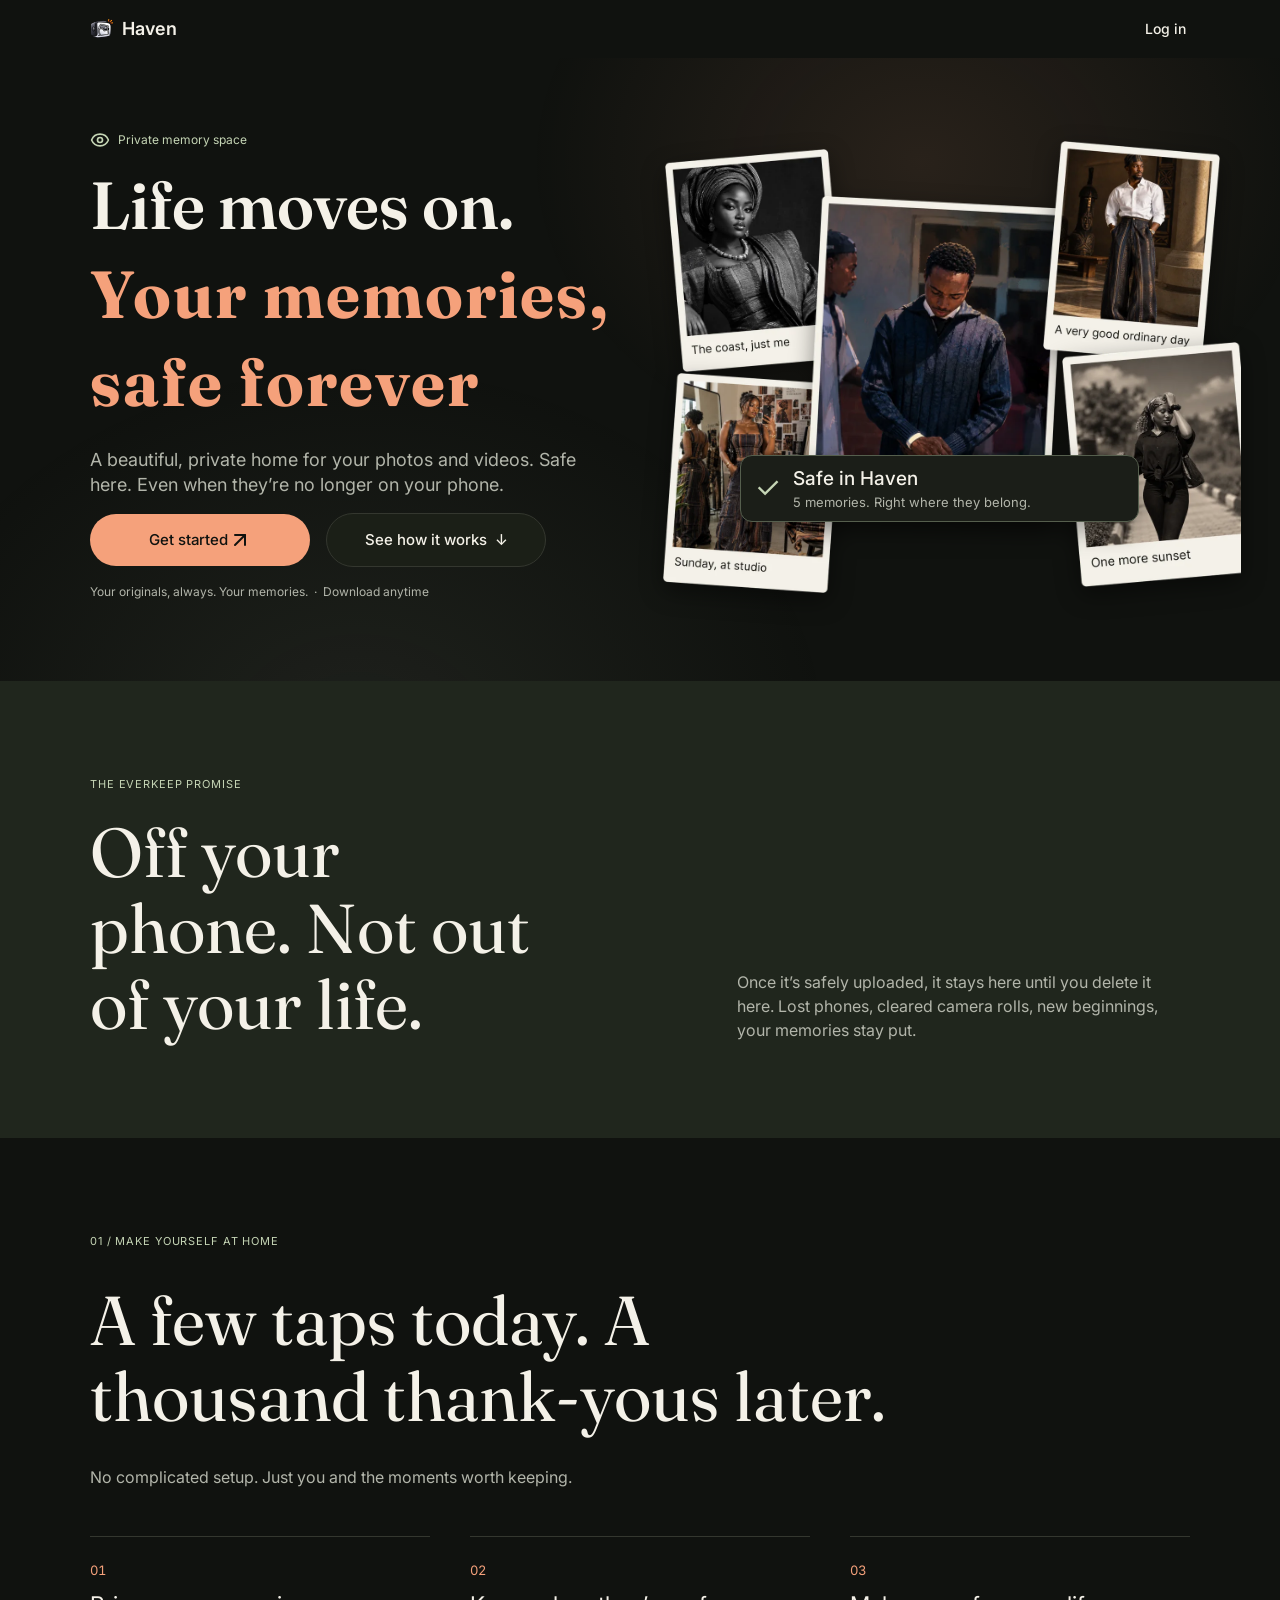
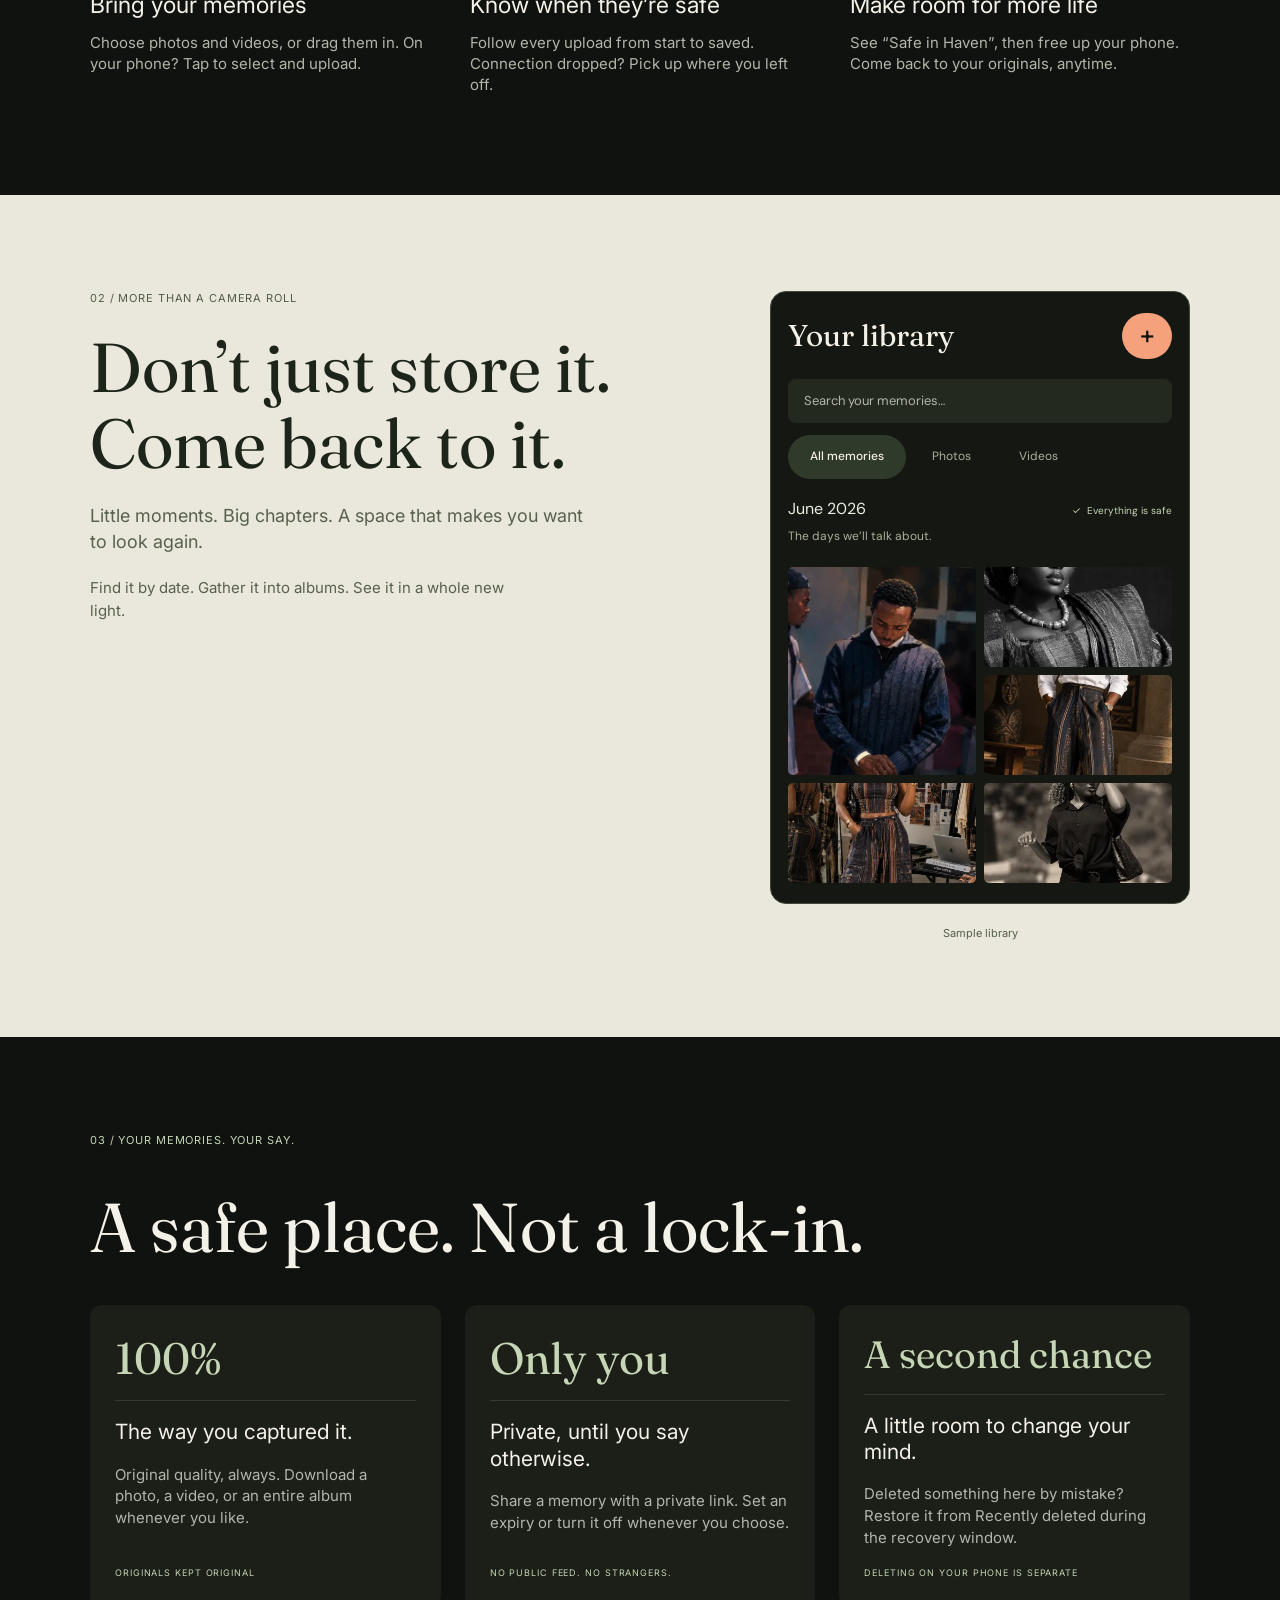
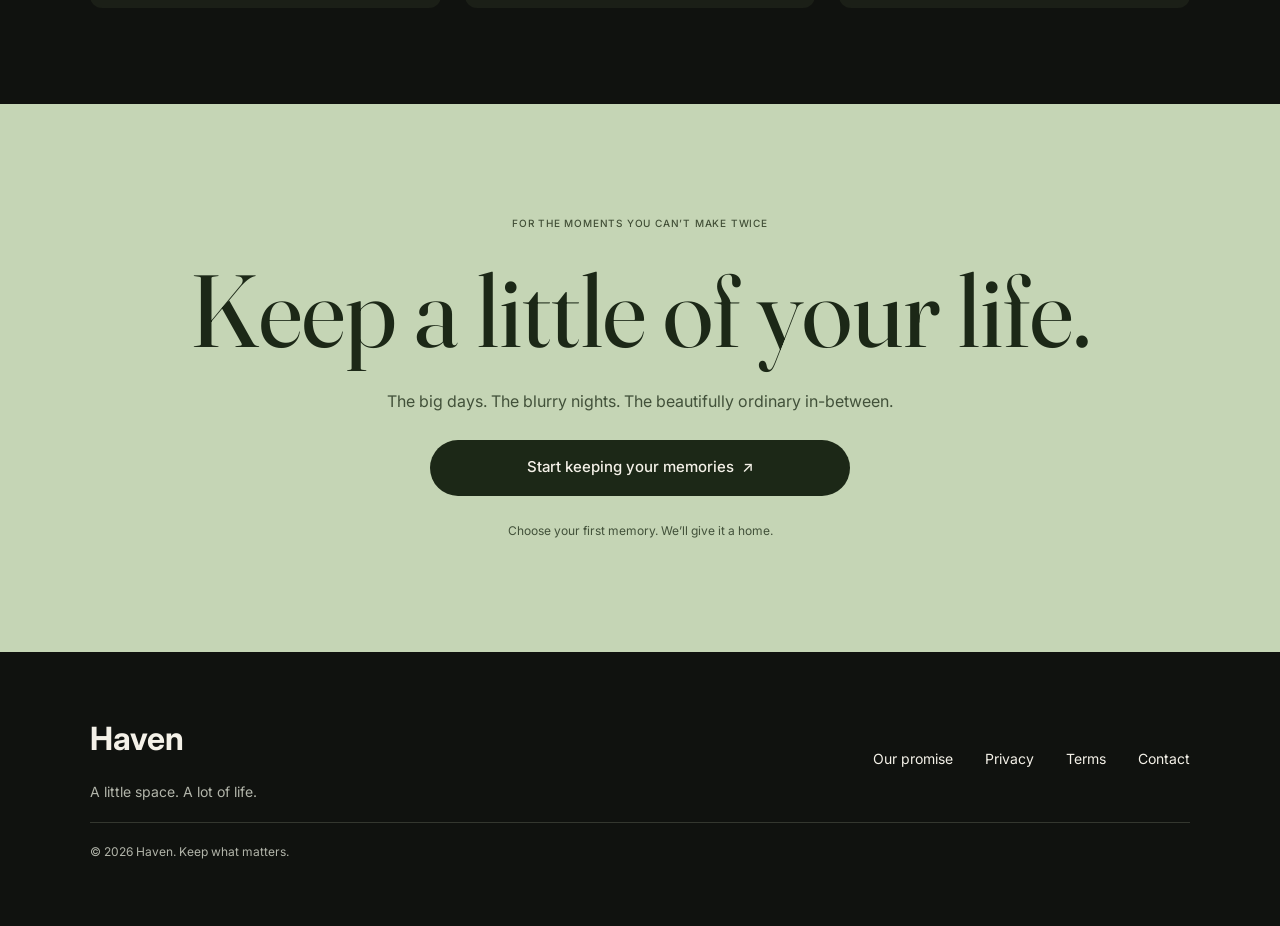
<file: index.html>
<!doctype html>
<html lang="en">
<head>
  <meta charset="utf-8">
  <meta name="viewport" content="width=device-width, initial-scale=1, viewport-fit=cover">
  <title>Haven</title>
<link rel="stylesheet" href="https://fonts.googleapis.com/css2?family=DM+Sans:opsz,wght@9..40,400;9..40,500&family=Fraunces:opsz,wght,SOFT,WONK@9..144,400..700,0,1&family=Inter:wght@400;500;600;700&display=swap">
<link rel="stylesheet" href="styles.css">
<link rel="stylesheet" href="effects.css">
</head>
<body>

<header class="top" data-fx-progress>
  <div class="wrap bar">
    <a class="brand" href="#top" aria-label="Haven home"><img src="assets/icon.webp" alt="" width="24" height="24"><span>Haven</span></a>
    <a class="login" href="log-in.html">Log in</a>
  </div>
</header>

<main id="top">
  <section class="hero-band" aria-label="Haven">
    <div class="wrap hero">
      <div class="hero-copy">
        <div class="kicker">
          <svg viewBox="0 0 24 24" fill="none" stroke="currentColor" stroke-width="2" stroke-linecap="round" stroke-linejoin="round" aria-hidden="true"><path d="M2.062 12.348a1 1 0 0 1 0-.696 10.75 10.75 0 0 1 19.876 0 1 1 0 0 1 0 .696 10.75 10.75 0 0 1-19.876 0"/><circle cx="12" cy="12" r="3"/></svg>
          <span>Private memory space</span>
        </div>
        <h1 class="display"><span class="a">Life moves on.</span><span class="b">Your memories, safe forever</span></h1>
        <p class="lede">A beautiful, private home for your photos and videos. Safe here. Even when they’re no longer on your phone.</p>
        <div class="actions">
          <a class="btn primary" href="sign-up.html" data-magnetic>Get started
            <svg viewBox="0 0 24 24" fill="none" stroke="currentColor" stroke-width="2" stroke-linecap="round" stroke-linejoin="round" aria-hidden="true"><path d="M7 7h10v10"/><path d="M7 17 17 7"/></svg>
          </a>
          <a class="btn ghost" href="#how" data-scroll>See how it works&nbsp; ↓</a>
        </div>
        <p class="fine">Your originals, always. Your memories.&nbsp; ·&nbsp; Download anytime</p>
      </div>

      <div class="collage" id="collage" data-tilt="7">
        <button class="print p1" type="button" aria-label="Photo print: The coast, just me"><img src="assets/print-coast.webp" alt="Black and white portrait of a woman in a gele and aso oke, captioned The coast, just me" width="420" height="519"></button>
        <button class="print p2" type="button" aria-label="Photo print: Sunday, at studio"><img src="assets/print-sunday.webp" alt="A woman taking a mirror selfie in a studio, captioned Sunday, at studio" width="420" height="518"></button>
        <button class="print p3" type="button" aria-label="Photo print: Somewhere in the Dolomites"><img src="assets/print-dolomites.webp" alt="Painted portrait of a young man looking down, captioned Somewhere in the Dolomites" width="560" height="698"></button>
        <button class="print p4" type="button" aria-label="Photo print: A very good ordinary day"><img src="assets/print-ordinary.webp" alt="A man in a white shirt and wide striped trousers in a hall, captioned A very good ordinary day" width="420" height="530"></button>
        <button class="print p5" type="button" aria-label="Photo print: One more sunset"><img src="assets/print-sunset.webp" alt="Sepia photo of a woman walking on a garden path, captioned One more sunset" width="420" height="575"></button>
        <div class="saved" role="status">
          <span class="tick" aria-hidden="true">✓</span>
          <div><b>Safe in Haven</b><small id="savedCount">5 memories. Right where they belong.</small></div>
        </div>
      </div>
    </div>
  </section>

  <section class="promise" id="promise">
    <div class="wrap">
      <p class="eyebrow" data-reveal>The Everkeep promise</p>
      <h2 class="display" data-reveal>Off your phone. Not out of your life.</h2>
      <p class="body">Once it’s safely uploaded, it stays here until you delete it here. Lost phones, cleared camera rolls, new beginnings, your memories stay put.</p>
    </div>
  </section>

  <section class="how" id="how">
    <div class="wrap">
      <p class="eyebrow" data-reveal>01 / Make yourself at home</p>
      <h2 class="display" data-reveal>A few taps today. A thousand thank-yous later.</h2>
      <p class="sub">No complicated setup. Just you and the moments worth keeping.</p>
      <ol class="steps">
        <li class="step" data-reveal><span class="n">01</span><h3>Bring your memories</h3><p>Choose photos and videos, or drag them in. On your phone? Tap to select and upload.</p></li>
        <li class="step" data-reveal><span class="n">02</span><h3>Know when they’re safe</h3><p>Follow every upload from start to saved. Connection dropped? Pick up where you left off.</p></li>
        <li class="step" data-reveal><span class="n">03</span><h3>Make room for more life</h3><p>See “Safe in Haven”, then free up your phone. Come back to your originals, anytime.</p></li>
      </ol>
    </div>
  </section>

  <section class="gallery" id="library-section">
    <div class="wrap">
      <p class="eyebrow" data-reveal>02 / More than a camera roll</p>
      <h2 class="display" data-reveal>Don’t just store it. Come back to it.</h2>
      <p class="lede">Little moments. Big chapters. A space that makes you want to look again.</p>

      <div class="phone-col" id="library" data-reveal>
        <div class="phone">
          <div class="phone-head">
            <h3 class="display">Your library</h3>
            <button class="add" type="button" id="addBtn" aria-label="Add memories">+</button>
          </div>
          <div class="search"><label class="sr" for="q">Search your memories</label><input id="q" type="search" placeholder="Search your memories…" autocomplete="off"></div>
          <div class="tabs" role="tablist" aria-label="Library filter">
            <button class="tab" role="tab" type="button" data-tab="all" aria-selected="true">All memories</button>
            <button class="tab" role="tab" type="button" data-tab="photo" aria-selected="false">Photos</button>
            <button class="tab" role="tab" type="button" data-tab="video" aria-selected="false">Videos</button>
          </div>
          <div class="month"><b>June 2026</b><span id="safeState">✓  Everything is safe</span></div>
          <p class="tagline">The days we’ll talk about.</p>
          <div class="grid" id="grid">
            <button class="tile tall" type="button" data-type="photo" data-title="The great outdoors"><img src="assets/lib-outdoors.webp" alt="The great outdoors" width="420" height="455"><span class="cap">The great outdoors</span></button>
            <button class="tile" type="button" data-type="photo" data-title="The coast, just us"><img src="assets/lib-coast.webp" alt="The coast, just us" width="355" height="400"><span class="cap">The coast, just us</span></button>
            <button class="tile" type="button" data-type="photo" data-title="A very good ordinary day"><img src="assets/lib-ordinary.webp" alt="A very good ordinary day" width="350" height="410"><span class="cap">A very good ordinary day</span></button>
            <button class="tile" type="button" data-type="photo" data-title="Sunday, at home"><img src="assets/lib-sunday.webp" alt="Sunday, at home" width="370" height="405"><span class="cap">Sunday, at home</span></button>
            <button class="tile" type="button" data-type="photo" data-title="One more sunset"><img src="assets/lib-sunset.webp" alt="One more sunset" width="350" height="420"><span class="cap">One more sunset</span></button>
          </div>
          <p class="empty" id="empty" hidden></p>
        </div>
        <p class="samplelabel">Sample library</p>
      </div>

      <p class="desc">Find it by date. Gather it into albums. See it in a whole new light.</p>
    </div>
  </section>

  <section class="yours">
    <div class="wrap">
      <p class="eyebrow" data-reveal>03 / Your memories. Your say.</p>
      <h2 class="display" data-reveal>A safe place. Not a lock-in.</h2>
      <div class="cards">
        <article class="fact" data-reveal data-spot><p class="big display">100%</p><hr><h3>The way you captured it.</h3><p>Original quality, always. Download a photo, a video, or an entire album whenever you like.</p><p class="tag">ORIGINALS KEPT ORIGINAL</p></article>
        <article class="fact" data-reveal data-spot><p class="big display">Only you</p><hr><h3>Private, until you say otherwise.</h3><p>Share a memory with a private link. Set an expiry or turn it off whenever you choose.</p><p class="tag">NO PUBLIC FEED. NO STRANGERS.</p></article>
        <article class="fact" data-reveal data-spot><p class="big sm display">A second chance</p><hr><h3>A little room to change your mind.</h3><p>Deleted something here by mistake? Restore it from Recently deleted during the recovery window.</p><p class="tag">DELETING ON YOUR PHONE IS SEPARATE</p></article>
      </div>
    </div>
  </section>

  <section class="start" id="start">
    <div class="wrap">
      <p class="eyebrow" data-reveal>For the moments you can’t make twice</p>
      <h2 class="display" data-reveal>Keep a little of your life.</h2>
      <p class="lede">The big days. The blurry nights. The beautifully ordinary in-between.</p>
      <a class="btn" href="sign-up.html" data-magnetic>Start keeping your memories&nbsp; ↗</a>
      <p class="note">Choose your first memory. We’ll give it a home.</p>
    </div>
  </section>
</main>

<footer class="foot">
  <div class="wrap">
    <p class="mark">Haven</p>
    <p class="tagline2">A little space. A lot of life.</p>
    <nav class="links" aria-label="Footer">
      <a href="#promise" data-scroll>Our promise</a>
      <a href="#" data-soon="Privacy isn't part of this design yet.">Privacy</a>
      <a href="#" data-soon="Terms aren't part of this design yet.">Terms</a>
      <a href="#" data-soon="Contact isn't part of this design yet.">Contact</a>
    </nav>
    <hr>
    <p class="legal">© 2026 Haven. Keep what matters.</p>
  </div>
</footer>

<input id="pick" class="sr" type="file" accept="image/*,video/*" multiple tabindex="-1" aria-hidden="true">
<dialog class="viewer" id="viewer"><button class="x" type="button" id="viewerX" aria-label="Close">×</button><figure><div class="media" id="viewerMedia"></div><figcaption id="viewerCap"></figcaption></figure></dialog>
<div class="toast" id="toast" role="status" aria-live="polite"></div>

<script src="effects.js"></script>
<script src="media-store.js"></script>
<script src="script.js"></script>
</body>
</html>
</file>
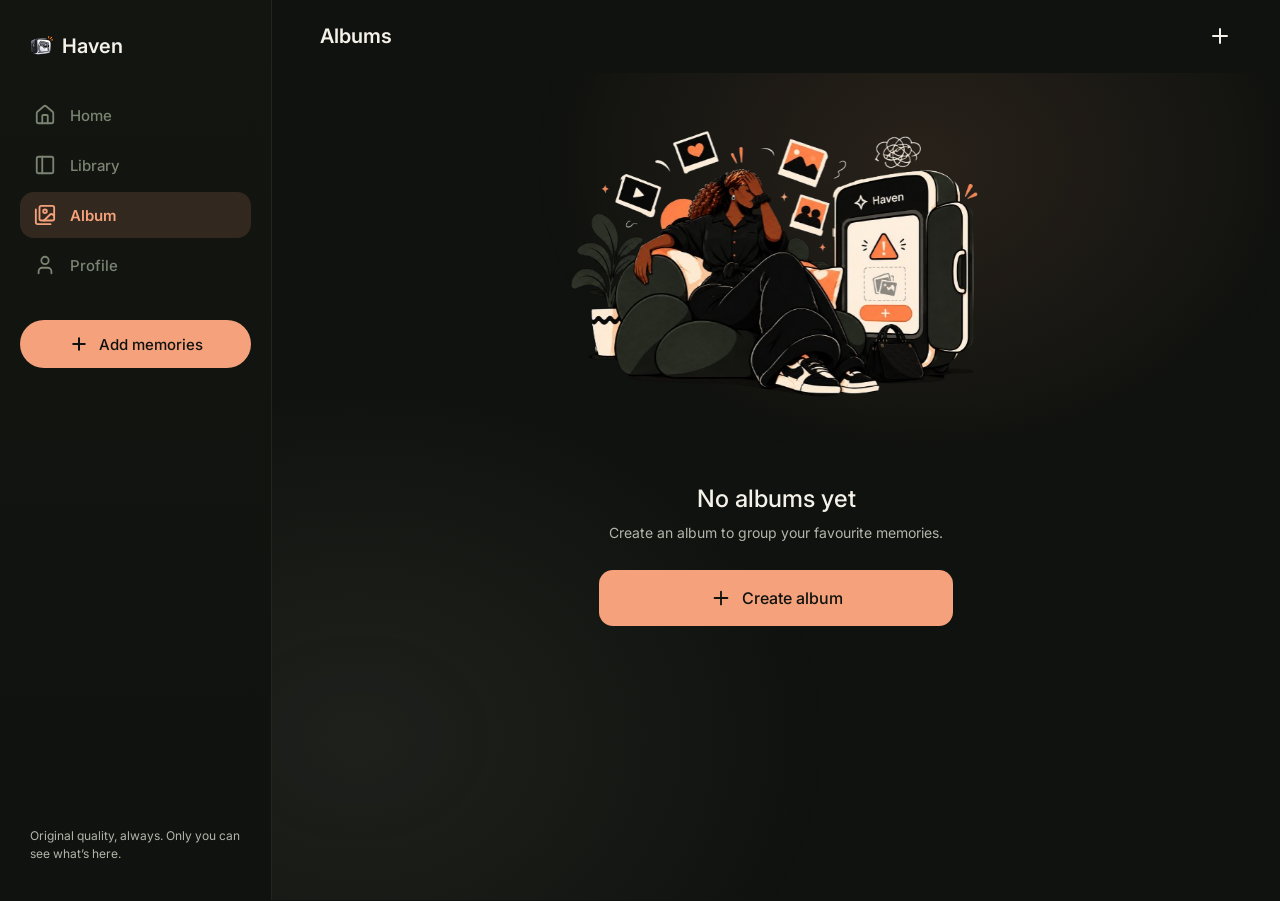
<file: albums-empty.html>
<!doctype html>
<html lang="en">
<head>
  <meta charset="utf-8">
  <meta name="viewport" content="width=device-width, initial-scale=1, viewport-fit=cover">
  <title>Haven Albums Empty</title>
  <link rel="stylesheet" href="https://fonts.googleapis.com/css2?family=DM+Sans:opsz,wght@9..40,400;9..40,500;9..40,600&family=Fraunces:opsz,wght,SOFT,WONK@9..144,400..700,0,1&family=Inter:wght@400;500;600;700&display=swap">
  <link rel="stylesheet" href="albums-empty.css?v=3">
  <link rel="stylesheet" href="effects.css">
</head>
<body>

<div class="app" id="app">
  <aside class="side" aria-label="Haven">
    <div class="brand"><img src="assets/icon.webp" alt="" width="24" height="24"><span>Haven</span></div>
    <nav aria-label="Main">
      <a class="nav" href="./home-empty.html"><svg viewBox="0 0 24 24" fill="none" stroke="currentColor" stroke-width="2" stroke-linecap="round" stroke-linejoin="round" aria-hidden="true"><path d="M15 21v-8a1 1 0 0 0-1-1h-4a1 1 0 0 0-1 1v8"/><path d="M3 10a2 2 0 0 1 .709-1.528l7-5.999a2 2 0 0 1 2.582 0l7 5.999A2 2 0 0 1 21 10v9a2 2 0 0 1-2 2H5a2 2 0 0 1-2-2z"/></svg>Home</a>
      <a class="nav" href="./library-empty.html"><svg viewBox="0 0 24 24" fill="none" stroke="currentColor" stroke-width="2" stroke-linecap="round" stroke-linejoin="round" aria-hidden="true"><rect width="18" height="18" x="3" y="3" rx="2"/><path d="M9 3v18"/></svg>Library</a>
      <button class="nav" type="button" data-tab="album" aria-current="page"><svg viewBox="0 0 24 24" fill="none" stroke="currentColor" stroke-width="2" stroke-linecap="round" stroke-linejoin="round" aria-hidden="true"><path d="M18 22H4a2 2 0 0 1-2-2V6"/><path d="m22 13-1.296-1.296a2.41 2.41 0 0 0-3.408 0L11 18"/><circle cx="12" cy="8" r="2"/><rect width="16" height="16" x="6" y="2" rx="2"/></svg>Album</button>
      <button class="nav" type="button" data-tab="profile"><svg viewBox="0 0 24 24" fill="none" stroke="currentColor" stroke-width="2" stroke-linecap="round" stroke-linejoin="round" aria-hidden="true"><path d="M19 21v-2a4 4 0 0 0-4-4H9a4 4 0 0 0-4 4v2"/><circle cx="12" cy="7" r="4"/></svg>Profile</button>
    </nav>
    <button class="cta" type="button" data-add><svg viewBox="0 0 24 24" fill="none" stroke="currentColor" stroke-width="2.4" stroke-linecap="round" stroke-linejoin="round" aria-hidden="true"><path d="M5 12h14"/><path d="M12 5v14"/></svg>Add memories</button>
    <p class="foot">Original quality, always. Only you can see what&rsquo;s here.</p>
  </aside>

  <div class="main">
    <header class="top" id="top">
      <div class="top-in pad">
        <h1 class="title">Albums</h1>
        <div class="acts"><button class="ic" type="button" id="newBtn" aria-label="Create album"><svg viewBox="0 0 24 24" fill="none" stroke="currentColor" stroke-width="2" stroke-linecap="round" stroke-linejoin="round" aria-hidden="true"><path d="M5 12h14"/><path d="M12 5v14"/></svg></button></div>
      </div>
    </header>

    <main class="lib pad">
      <section class="blank" id="blank" aria-label="No albums yet">
        <div class="art" data-tilt="5">
          <img class="illustration" src="assets/Haven_s_Empty_Vault_Worry-removebg-preview.png" alt="An empty vault illustration">
        </div>
        <div class="msg"><h2>No albums yet</h2><p>Create an album to group your favourite memories.</p></div>
        <button class="upload" type="button" data-new data-magnetic><svg viewBox="0 0 24 24" fill="none" stroke="currentColor" stroke-width="2" stroke-linecap="round" stroke-linejoin="round" aria-hidden="true"><path d="M5 12h14"/><path d="M12 5v14"/></svg>Create album</button>
      </section>
      <div class="agrid" id="agrid" role="list" hidden></div>
    </main>
  </div>

  <nav class="tabs" aria-label="Main">
    <div class="tabs-in">
      <a class="tab" href="./home-empty.html"><span class="pill"><svg viewBox="0 0 24 24" fill="none" stroke="currentColor" stroke-width="2" stroke-linecap="round" stroke-linejoin="round" aria-hidden="true"><path d="M15 21v-8a1 1 0 0 0-1-1h-4a1 1 0 0 0-1 1v8"/><path d="M3 10a2 2 0 0 1 .709-1.528l7-5.999a2 2 0 0 1 2.582 0l7 5.999A2 2 0 0 1 21 10v9a2 2 0 0 1-2 2H5a2 2 0 0 1-2-2z"/></svg></span>Home</a>
      <a class="tab" href="./library-empty.html"><span class="pill"><svg viewBox="0 0 24 24" fill="none" stroke="currentColor" stroke-width="2" stroke-linecap="round" stroke-linejoin="round" aria-hidden="true"><rect width="18" height="18" x="3" y="3" rx="2"/><path d="M9 3v18"/></svg></span>Library</a>
      <button class="add" type="button" data-add aria-label="Add memories"><svg viewBox="0 0 24 24" fill="none" stroke="currentColor" stroke-width="2" stroke-linecap="round" stroke-linejoin="round" aria-hidden="true"><path d="M5 12h14"/><path d="M12 5v14"/></svg></button>
      <button class="tab" type="button" data-tab="album" aria-current="page"><span class="pill"><svg viewBox="0 0 24 24" fill="none" stroke="currentColor" stroke-width="2" stroke-linecap="round" stroke-linejoin="round" aria-hidden="true"><path d="M18 22H4a2 2 0 0 1-2-2V6"/><path d="m22 13-1.296-1.296a2.41 2.41 0 0 0-3.408 0L11 18"/><circle cx="12" cy="8" r="2"/><rect width="16" height="16" x="6" y="2" rx="2"/></svg></span>Album</button>
      <button class="tab" type="button" data-tab="profile"><span class="pill"><svg viewBox="0 0 24 24" fill="none" stroke="currentColor" stroke-width="2" stroke-linecap="round" stroke-linejoin="round" aria-hidden="true"><path d="M19 21v-2a4 4 0 0 0-4-4H9a4 4 0 0 0-4 4v2"/><circle cx="12" cy="7" r="4"/></svg></span>Profile</button>
    </div>
  </nav>
</div>

<input class="pick" id="pick" type="file" accept="image/*,video/*" multiple tabindex="-1" aria-hidden="true">
<dialog class="sheet" id="sheet" aria-labelledby="sheetT">
  <form id="form" novalidate>
    <h2 id="sheetT">New album</h2>
    <label class="lab" for="nm">Album name</label>
    <input class="txt" id="nm" name="nm" type="text" maxlength="40" autocomplete="off" placeholder="Summer in Lagos">
    <p class="err" id="err" role="alert" hidden>Give your album a name.</p>
    <div id="memRow" class="memrow"><button class="pillbtn" type="button" id="addMem"><svg viewBox="0 0 24 24" fill="none" stroke="currentColor" stroke-width="2" stroke-linecap="round" stroke-linejoin="round" aria-hidden="true"><path d="M5 12h14"/><path d="M12 5v14"/></svg>Add memories</button><span class="memsum" id="memSum">None yet. You can add them later.</span></div>
    <div class="sheet-btns"><button class="pillbtn" type="button" id="cancel">Cancel</button><button class="pillbtn go" type="submit" id="go">Create album</button></div>
  </form>
</dialog>
<div class="toast" id="toast" role="status" aria-live="polite"></div>
<script src="effects.js"></script>
<script src="albums-empty.js"></script>
</body>
</html>
</file>
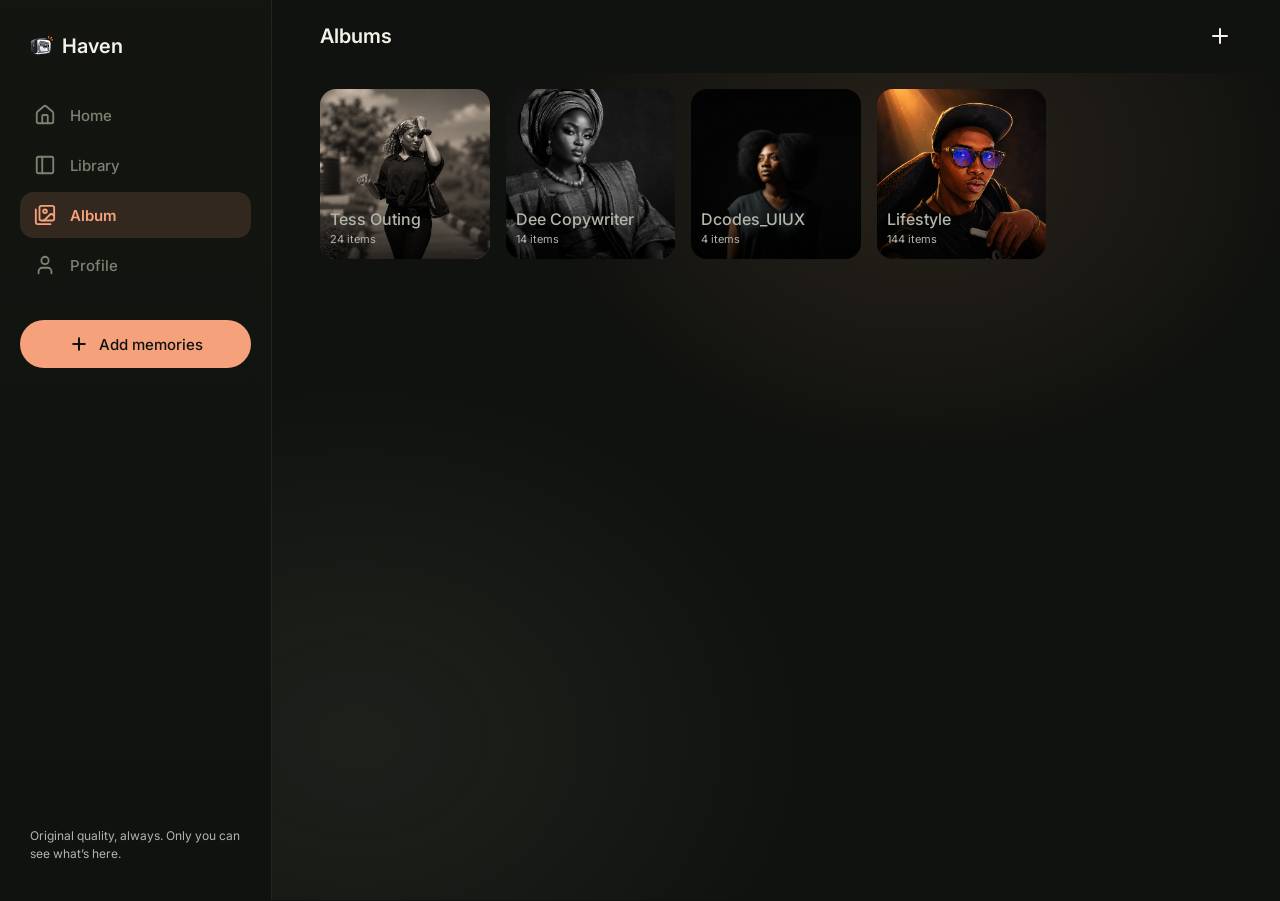
<file: albums-filled.html>
<!doctype html>
<html lang="en">
<head>
<meta charset="utf-8">
<title>Haven Albums Filled</title>
<meta name="viewport" content="width=device-width, initial-scale=1, viewport-fit=cover">
<link rel="stylesheet" href="https://fonts.googleapis.com/css2?family=DM+Sans:opsz,wght@9..40,400;9..40,500;9..40,600&family=Fraunces:opsz,wght,SOFT,WONK@9..144,400..700,0,1&family=Inter:wght@400;500;600;700&display=swap">
<link rel="stylesheet" href="albums-filled.css">
<link rel="stylesheet" href="effects.css">
</head>
<body>

<div class="app" id="app">
  <aside class="side" aria-label="Haven">
    <div class="brand"><img src="assets/icon.webp" alt="" width="24" height="24"><span>Haven</span></div>
    <nav aria-label="Main">
      <a class="nav" href="./home-filled.html"><svg viewBox="0 0 24 24" fill="none" stroke="currentColor" stroke-width="2" stroke-linecap="round" stroke-linejoin="round" aria-hidden="true"><path d="M15 21v-8a1 1 0 0 0-1-1h-4a1 1 0 0 0-1 1v8"/><path d="M3 10a2 2 0 0 1 .709-1.528l7-5.999a2 2 0 0 1 2.582 0l7 5.999A2 2 0 0 1 21 10v9a2 2 0 0 1-2 2H5a2 2 0 0 1-2-2z"/></svg>Home</a>
      <a class="nav" href="./library-all.html"><svg viewBox="0 0 24 24" fill="none" stroke="currentColor" stroke-width="2" stroke-linecap="round" stroke-linejoin="round" aria-hidden="true"><rect width="18" height="18" x="3" y="3" rx="2"/><path d="M9 3v18"/></svg>Library</a>
      <button class="nav" type="button" data-tab="album" aria-current="page"><svg viewBox="0 0 24 24" fill="none" stroke="currentColor" stroke-width="2" stroke-linecap="round" stroke-linejoin="round" aria-hidden="true"><path d="M18 22H4a2 2 0 0 1-2-2V6"/><path d="m22 13-1.296-1.296a2.41 2.41 0 0 0-3.408 0L11 18"/><circle cx="12" cy="8" r="2"/><rect width="16" height="16" x="6" y="2" rx="2"/></svg>Album</button>
      <button class="nav" type="button" data-tab="profile"><svg viewBox="0 0 24 24" fill="none" stroke="currentColor" stroke-width="2" stroke-linecap="round" stroke-linejoin="round" aria-hidden="true"><path d="M19 21v-2a4 4 0 0 0-4-4H9a4 4 0 0 0-4 4v2"/><circle cx="12" cy="7" r="4"/></svg>Profile</button>
    </nav>
    <button class="cta" type="button" data-add><svg viewBox="0 0 24 24" fill="none" stroke="currentColor" stroke-width="2.4" stroke-linecap="round" stroke-linejoin="round" aria-hidden="true"><path d="M5 12h14"/><path d="M12 5v14"/></svg>Add memories</button>
    <p class="foot">Original quality, always. Only you can see what&rsquo;s here.</p>
  </aside>

  <div class="main">
    <header class="top" id="top">
      <div class="top-in pad">
        <h1 class="title">Albums</h1>
        <div class="acts"><button class="ic" type="button" id="newBtn" aria-label="Create album"><svg viewBox="0 0 24 24" fill="none" stroke="currentColor" stroke-width="2" stroke-linecap="round" stroke-linejoin="round" aria-hidden="true"><path d="M5 12h14"/><path d="M12 5v14"/></svg></button></div>
      </div>
    </header>

    <main class="lib pad">
      <section class="blank" id="blank" aria-label="No albums yet">
        <div class="art" data-tilt="5">
          <svg viewBox="0 0 354 251" fill="none" role="img" aria-label="Illustration of a woman slumped on a beanbag with her hand on her forehead, beside a phone showing a warning and an empty folder">
            <ellipse cx="177" cy="232" rx="165" ry="9" fill="#171a14"/>
            <g class="float c"><path d="M34 210c-4-26 2-52 18-66 6 18 8 40 2 66zM56 214c0-30 12-56 30-66 2 24-2 46-12 66zM14 214c-2-18 4-34 12-44 6 14 6 30 2 44z" fill="#232a1e"/><path d="M26 214h38l-4 22H30z" fill="#f4f1e8"/><path d="M28 226l6-4 6 4 6-4 6 4" stroke="#111" stroke-width="2" stroke-linecap="round" stroke-linejoin="round"/></g>
            <path d="M50 232c-16-6-20-34-6-50 14-14 44-16 70-8 26-8 66-2 80 18 12 18 4 36-14 40z" fill="#262c21" stroke="#3b4234" stroke-width="2" stroke-linejoin="round"/>
            <path d="M66 212c-8-14 2-30 18-34 16-4 34 4 38 16" stroke="#3b4234" stroke-width="2" stroke-linecap="round"/>
            <path d="M196 178c14-6 30-2 36 8" stroke="#3b4234" stroke-width="2" stroke-linecap="round"/>
            <path d="M210 212c-8 0-14-6-16-12" stroke="#3b4234" stroke-width="2" stroke-linecap="round"/>
            <path d="M104 182 142 128" stroke="#2a2f24" stroke-width="44" stroke-linecap="round"/>
            <path d="M104 182 142 128" stroke="#14170f" stroke-width="40" stroke-linecap="round"/>
            <path d="M134 190 206 184 244 206" stroke="#f4f1e8" stroke-width="31" stroke-linecap="round" stroke-linejoin="round"/>
            <path d="M134 190 206 184 244 206" stroke="#14170f" stroke-width="27" stroke-linecap="round" stroke-linejoin="round"/>
            <path d="M150 198 190 214" stroke="#f4f1e8" stroke-width="27" stroke-linecap="round"/>
            <path d="M150 198 190 214" stroke="#14170f" stroke-width="23" stroke-linecap="round"/>
            <path d="M242 202c10 2 18 6 20 14l-26 2z" fill="#f4f1e8" stroke="#111" stroke-width="2" stroke-linejoin="round"/>
            <path d="M246 208l6 6" stroke="#111" stroke-width="2" stroke-linecap="round"/>
            <path d="M192 212c8 2 14 6 14 12l-26 2z" fill="#f4f1e8" stroke="#111" stroke-width="2" stroke-linejoin="round"/>
            <path d="M134 128 178 122 164 98" stroke="#14170f" stroke-width="13" stroke-linecap="round" stroke-linejoin="round"/>
            <circle cx="162" cy="96" r="8" fill="#6b4331"/>
            <path d="M138 118 150 108" stroke="#6b4331" stroke-width="10" stroke-linecap="round"/>
            <circle cx="148" cy="94" r="16" fill="#6b4331"/>
            <g fill="#b8531c"><circle cx="134" cy="84" r="9"/><circle cx="147" cy="77" r="10"/><circle cx="161" cy="82" r="9"/><circle cx="131" cy="97" r="8"/><circle cx="141" cy="72" r="7"/><circle cx="154" cy="73" r="7"/></g>
            <path d="M140 96c0-6 14-6 14 0 0 8-14 8-14 0z" fill="#6b4331"/>
            <path d="M150 106c3 3 8 3 11 0" stroke="#3a2418" stroke-width="2" stroke-linecap="round"/>
            <rect x="256" y="42" width="84" height="148" rx="14" fill="#14170f" stroke="#f4f1e8" stroke-width="3"/>
            <rect x="338" y="96" width="8" height="38" rx="4" fill="#14170f" stroke="#f4f1e8" stroke-width="2.5"/>
            <rect x="264" y="52" width="68" height="130" rx="8" fill="#f4f1e8"/>
            <path d="M272 64l4 6 4-6-4-4zM290 62h20" stroke="#111" stroke-width="2" stroke-linecap="round"/><text x="288" y="68" font-family="Inter, sans-serif" font-size="8" fill="#111" font-weight="600" opacity="0"> </text>
            <path d="M298 90l16 28H282z" fill="#f5a17b" stroke="#111" stroke-width="3" stroke-linejoin="round"/><path d="M298 99v9" stroke="#111" stroke-width="3" stroke-linecap="round"/><circle cx="298" cy="113" r="1.8" fill="#111"/>
            <rect x="278" y="128" width="40" height="30" rx="4" stroke="#b2b5aa" stroke-width="1.6" stroke-dasharray="4 3"/>
            <rect x="286" y="136" width="20" height="16" rx="2" stroke="#6b6e64" stroke-width="2"/>
            <rect x="274" y="164" width="48" height="12" rx="6" fill="#f5a17b"/><path d="M298 167v6m-3-3h6" stroke="#111" stroke-width="2" stroke-linecap="round"/>
            <path d="M280 100h2" stroke="#111"/>
            <g class="float"><g transform="rotate(-8 130 34)"><rect x="106" y="14" width="48" height="42" rx="3" fill="#f4f1e8"/><rect x="110" y="18" width="40" height="28" rx="2" fill="#14170f"/><path d="M130 40c-10-6-12-14-6-17 3-1 5 1 6 3 1-2 3-4 6-3 6 3 4 11-6 17z" fill="#f5a17b"/></g></g>
            <g class="float b"><g transform="rotate(10 224 42)"><rect x="200" y="18" width="52" height="46" rx="3" fill="#f4f1e8"/><rect x="204" y="22" width="44" height="30" rx="2" fill="#f5a17b"/><path d="m204 52 14-16 10 9 8-8 12 15z" fill="#14170f"/><circle cx="238" cy="32" r="4" fill="#f4f1e8"/></g></g>
            <g class="float c"><g transform="rotate(-10 78 88)"><rect x="54" y="68" width="48" height="42" rx="6" fill="#f4f1e8" stroke="#111" stroke-width="2"/><path d="m72 80 16 8-16 8z" fill="#111"/><circle cx="62" cy="76" r="1.6" fill="#111"/></g></g>
            <g class="float"><g transform="rotate(8 202 112)"><rect x="180" y="92" width="44" height="42" rx="3" fill="#f4f1e8"/><rect x="184" y="96" width="36" height="26" rx="2" fill="#f5a17b"/><circle cx="196" cy="106" r="4" fill="#14170f"/><circle cx="208" cy="108" r="4" fill="#14170f"/><path d="M190 122c2-8 14-8 16 0M204 122c2-6 10-6 12 0" fill="#14170f"/></g></g>
            <path d="M280 14c8-6 24-6 30 2 4 8-4 14-12 12m-8-10c4-6 14-6 18 0s-2 12-10 10" stroke="#f4f1e8" stroke-width="1.8" stroke-linecap="round"/>
            <path d="M184 20l2 10M176 22l-2 8M258 80c2-4 6-4 8 0M96 40l-8-6M44 100l8-4" stroke="#f5a17b" stroke-width="2.2" stroke-linecap="round"/>
            <path d="M44 62l3 6 6 3-6 3-3 6-3-6-6-3 6-3z" fill="#f5a17b"/><path d="M348 56l3 5 5 3-5 3-3 5-3-5-5-3 5-3z" fill="#f5a17b"/>
            <path d="M296 192c-8-2-14 6-12 14l4 16h26l-2-16c-2-8-8-14-16-14z" fill="#14170f" stroke="#3b4234" stroke-width="2"/><path d="M290 196c2-12 18-12 20 0" stroke="#3b4234" stroke-width="2.4" fill="none"/>
          </svg>
        </div>
        <div class="msg"><h2>No albums yet</h2><p>Create an album to group your favourite memories.</p></div>
        <button class="upload" type="button" data-new data-magnetic><svg viewBox="0 0 24 24" fill="none" stroke="currentColor" stroke-width="2" stroke-linecap="round" stroke-linejoin="round" aria-hidden="true"><path d="M5 12h14"/><path d="M12 5v14"/></svg>Create album</button>
      </section>
      <div class="agrid" id="agrid" role="list" hidden></div>
    </main>
  </div>

  <nav class="tabs" aria-label="Main">
    <div class="tabs-in">
      <a class="tab" href="./home-filled.html"><span class="pill"><svg viewBox="0 0 24 24" fill="none" stroke="currentColor" stroke-width="2" stroke-linecap="round" stroke-linejoin="round" aria-hidden="true"><path d="M15 21v-8a1 1 0 0 0-1-1h-4a1 1 0 0 0-1 1v8"/><path d="M3 10a2 2 0 0 1 .709-1.528l7-5.999a2 2 0 0 1 2.582 0l7 5.999A2 2 0 0 1 21 10v9a2 2 0 0 1-2 2H5a2 2 0 0 1-2-2z"/></svg></span>Home</a>
      <a class="tab" href="./library-all.html"><span class="pill"><svg viewBox="0 0 24 24" fill="none" stroke="currentColor" stroke-width="2" stroke-linecap="round" stroke-linejoin="round" aria-hidden="true"><rect width="18" height="18" x="3" y="3" rx="2"/><path d="M9 3v18"/></svg></span>Library</a>
      <button class="add" type="button" data-add aria-label="Add memories"><svg viewBox="0 0 24 24" fill="none" stroke="currentColor" stroke-width="2" stroke-linecap="round" stroke-linejoin="round" aria-hidden="true"><path d="M5 12h14"/><path d="M12 5v14"/></svg></button>
      <button class="tab" type="button" data-tab="album" aria-current="page"><span class="pill"><svg viewBox="0 0 24 24" fill="none" stroke="currentColor" stroke-width="2" stroke-linecap="round" stroke-linejoin="round" aria-hidden="true"><path d="M18 22H4a2 2 0 0 1-2-2V6"/><path d="m22 13-1.296-1.296a2.41 2.41 0 0 0-3.408 0L11 18"/><circle cx="12" cy="8" r="2"/><rect width="16" height="16" x="6" y="2" rx="2"/></svg></span>Album</button>
      <button class="tab" type="button" data-tab="profile"><span class="pill"><svg viewBox="0 0 24 24" fill="none" stroke="currentColor" stroke-width="2" stroke-linecap="round" stroke-linejoin="round" aria-hidden="true"><path d="M19 21v-2a4 4 0 0 0-4-4H9a4 4 0 0 0-4 4v2"/><circle cx="12" cy="7" r="4"/></svg></span>Profile</button>
    </div>
  </nav>
</div>

<input class="pick" id="pick" type="file" accept="image/*,video/*" multiple tabindex="-1" aria-hidden="true">
<dialog class="sheet" id="sheet" aria-labelledby="sheetT">
  <form id="form" novalidate>
    <h2 id="sheetT">New album</h2>
    <label class="lab" for="nm">Album name</label>
    <input class="txt" id="nm" name="nm" type="text" maxlength="40" autocomplete="off" placeholder="Summer in Lagos">
    <p class="err" id="err" role="alert" hidden>Give your album a name.</p>
    <div id="memRow" class="memrow"><button class="pillbtn" type="button" id="addMem"><svg viewBox="0 0 24 24" fill="none" stroke="currentColor" stroke-width="2" stroke-linecap="round" stroke-linejoin="round" aria-hidden="true"><path d="M5 12h14"/><path d="M12 5v14"/></svg>Add memories</button><span class="memsum" id="memSum">None yet. You can add them later.</span></div>
    <div class="sheet-btns"><button class="pillbtn" type="button" id="cancel">Cancel</button><button class="pillbtn go" type="submit" id="go">Create album</button></div>
  </form>
</dialog>
<div class="toast" id="toast" role="status" aria-live="polite"></div>
<script src="effects.js"></script>
<script src="albums-filled.js"></script>
</body>
</html>
</file>
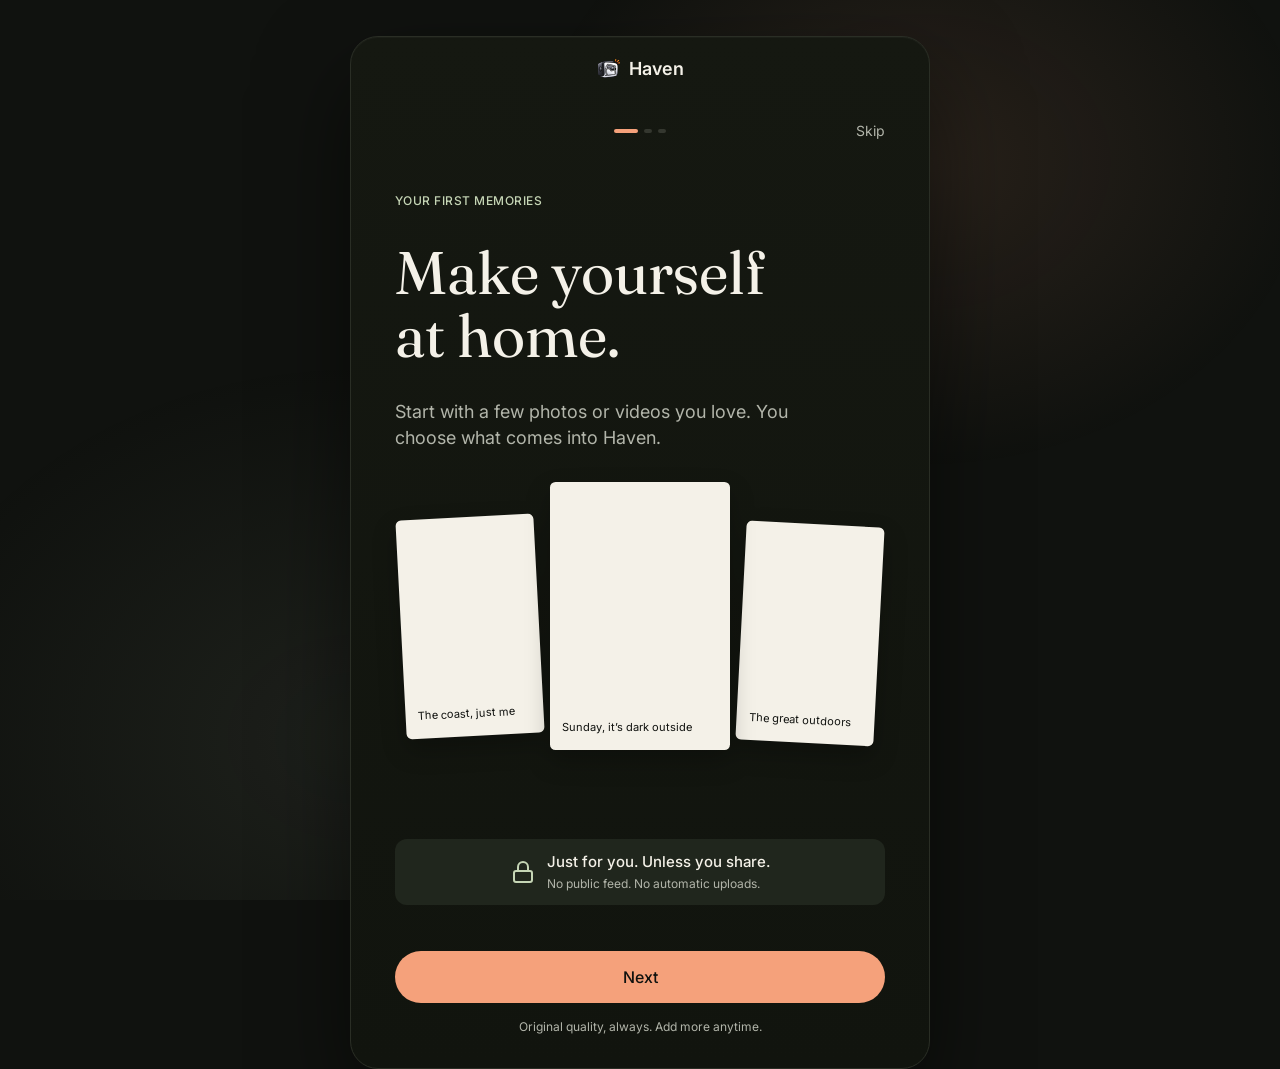
<file: first-memories.html>
<!doctype html>
<html lang="en">
<head>
<meta charset="utf-8">
<meta name="viewport" content="width=device-width, initial-scale=1, viewport-fit=cover">
<title>Haven First Memories</title>
<link rel="stylesheet" href="https://fonts.googleapis.com/css2?family=Fraunces:opsz,wght,SOFT,WONK@9..144,400..700,0,1&family=Inter:wght@400;500;600&display=swap">
<link rel="stylesheet" href="first-memories.css">
<link rel="stylesheet" href="effects.css">
</head>

<body>
<div class="page">
  <header class="head">
    <a class="brand" href="#" aria-label="Haven"><img src="assets/icon.webp" alt="" width="24" height="24"><span>Haven</span></a>
  </header>

  <div class="bar">
    <div class="progress" role="img" aria-label="Step 1 of 3"><i class="on"></i><i></i><i></i></div>
    <button class="skip" type="button" id="skip">Skip</button>
  </div>

  <main class="content">
    <p class="eyebrow">Your first memories</p>
    <h1>Make yourself at home.</h1>
    <p class="lede">Start with a few photos or videos you love. You choose what comes into Haven.</p>

    <div class="fan" id="fan" data-tilt="9" role="group" aria-label="A few moments worth keeping">
      <button class="pol left" type="button" aria-pressed="false" data-title="The coast, just me">
        <span class="photo"><img src="./assets/The coast, just me photograph.png" alt=""></span><span class="cap">The coast, just me</span>
        <span class="badge" aria-hidden="true"><svg viewBox="0 0 24 24" fill="none" stroke="currentColor" stroke-width="3.5" stroke-linecap="round" stroke-linejoin="round"><path d="M4 12.5 9.5 18 20 6.5"/></svg></span>
      </button>
      <button class="pol mid" type="button" aria-pressed="false" data-title="Sunday, it’s dark outside">
        <span class="photo"><span class="ph night"></span><img src="./assets/dark outside.png" alt=""></span><span class="cap">Sunday, it’s dark outside</span>
        <span class="badge" aria-hidden="true"><svg viewBox="0 0 24 24" fill="none" stroke="currentColor" stroke-width="3.5" stroke-linecap="round" stroke-linejoin="round"><path d="M4 12.5 9.5 18 20 6.5"/></svg></span>
      </button>
      <button class="pol right" type="button" aria-pressed="false" data-title="The great outdoors">
        <span class="photo"><img src="./assets/The great outdoors photograph.png" alt=""></span><span class="cap">The great outdoors</span>
        <span class="badge" aria-hidden="true"><svg viewBox="0 0 24 24" fill="none" stroke="currentColor" stroke-width="3.5" stroke-linecap="round" stroke-linejoin="round"><path d="M4 12.5 9.5 18 20 6.5"/></svg></span>
      </button>
    </div>
    <p class="status" id="status" role="status" aria-live="polite"></p>

    <div class="private">
      <svg viewBox="0 0 24 24" fill="none" stroke="currentColor" stroke-width="2" stroke-linecap="round" stroke-linejoin="round" aria-hidden="true"><rect width="18" height="11" x="3" y="11" rx="2" ry="2"/><path d="M7 11V7a5 5 0 0 1 10 0v4"/></svg>
      <div><b>Just for you. Unless you share.</b><span>No public feed. No automatic uploads.</span></div>
    </div>
  </main>

  <div class="next">
    <button class="btn" type="button" id="next">Next</button>
    <p class="fine">Original quality, always. Add more anytime.</p>
  </div>
</div>

<div class="toast" id="toast" role="status" aria-live="polite"></div>
<script src="effects.js"></script>
<script src="first-memories.js"></script>
</body>
</html>
</file>
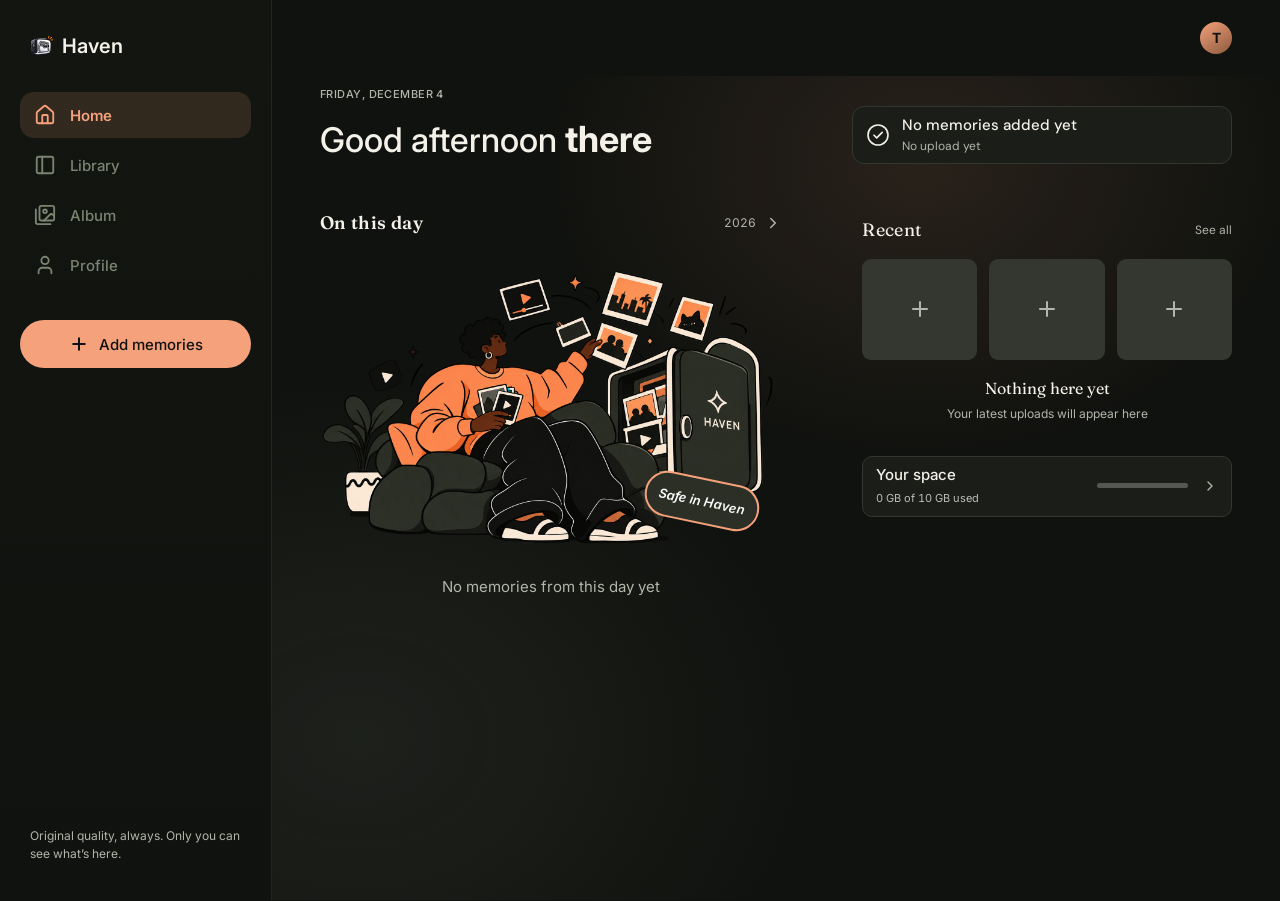
<file: home-empty.html>
<!doctype html><html><head><meta charset=utf8><meta name=viewport content="width=device-width,initial-scale=1,viewport-fit=cover"><style>:root{color-scheme:light;box-sizing:border-box;padding-top:env(safe-area-inset-top,0px);padding-bottom:env(safe-area-inset-bottom,0px)}html{scroll-padding-top:env(safe-area-inset-top,0px)}body{margin:0;padding:0;font:14px -apple-system,BlinkMacSystemFont,sans-serif;background:#fff;color:#000}img{max-width:100%}[hidden]:not([hidden=until-found i]){display:none!important}</style></head><body>
<title>Haven Home</title>
<meta name="claude:viewport-fit-sides" content="cover">
<link rel="stylesheet" href="https://fonts.googleapis.com/css2?family=DM+Sans:opsz,wght@9..40,400;9..40,500;9..40,600&family=Fraunces:opsz,wght,SOFT,WONK@9..144,400..700,0,1&family=Inter:wght@400;500;600;700&display=swap">
<link rel="stylesheet" href="home-empty.css">
<link rel="stylesheet" href="effects.css">

<div class="app">
  <aside class="side" aria-label="Haven">
    <div class="brand"><img src="assets/icon.webp" alt="" width="24" height="24"><span>Haven</span></div>
    <nav aria-label="Main">
      <button class="nav" type="button" data-tab="home" aria-current="page"><svg viewBox="0 0 24 24" fill="none" stroke="currentColor" stroke-width="2" stroke-linecap="round" stroke-linejoin="round" aria-hidden="true"><path d="M15 21v-8a1 1 0 0 0-1-1h-4a1 1 0 0 0-1 1v8"/><path d="M3 10a2 2 0 0 1 .709-1.528l7-5.999a2 2 0 0 1 2.582 0l7 5.999A2 2 0 0 1 21 10v9a2 2 0 0 1-2 2H5a2 2 0 0 1-2-2z"/></svg>Home</button>
      <a class="nav" href="library-empty.html" data-tab="library"><svg viewBox="0 0 24 24" fill="none" stroke="currentColor" stroke-width="2" stroke-linecap="round" stroke-linejoin="round" aria-hidden="true"><rect width="18" height="18" x="3" y="3" rx="2"/><path d="M9 3v18"/></svg>Library</a>
      <a class="nav" href="./albums-empty.html"><svg viewBox="0 0 24 24" fill="none" stroke="currentColor" stroke-width="2" stroke-linecap="round" stroke-linejoin="round" aria-hidden="true"><path d="M18 22H4a2 2 0 0 1-2-2V6"/><path d="m22 13-1.296-1.296a2.41 2.41 0 0 0-3.408 0L11 18"/><circle cx="12" cy="8" r="2"/><rect width="16" height="16" x="6" y="2" rx="2"/></svg>Album</a>
      <button class="nav" type="button" data-tab="profile"><svg viewBox="0 0 24 24" fill="none" stroke="currentColor" stroke-width="2" stroke-linecap="round" stroke-linejoin="round" aria-hidden="true"><path d="M19 21v-2a4 4 0 0 0-4-4H9a4 4 0 0 0-4 4v2"/><circle cx="12" cy="7" r="4"/></svg>Profile</button>
    </nav>
    <button class="cta" type="button" data-add><svg viewBox="0 0 24 24" fill="none" stroke="currentColor" stroke-width="2.4" stroke-linecap="round" stroke-linejoin="round" aria-hidden="true"><path d="M5 12h14"/><path d="M12 5v14"/></svg>Add memories</button>
    <p class="foot">Original quality, always. Only you can see what&rsquo;s here.</p>
  </aside>

  <div class="main">
    <header class="top">
      <div class="top-in pad">
        <div class="brand"><img src="assets/icon.webp" alt="" width="24" height="24"><span>Haven</span></div>
        <button class="avatar" type="button" id="avatar" aria-label="Your account">T</button>
      </div>
    </header>

    <main class="content pad">
      <section class="welcome" aria-label="Welcome">
        <div class="greet">
          <p class="date" id="date">Monday, November 16</p>
          <p class="hello"><span id="hi">Good morning</span> <b id="who">there</b></p>
        </div>
        <div class="status" id="status" role="status" aria-live="polite">
          <svg viewBox="0 0 24 24" fill="none" stroke="currentColor" stroke-width="1.6" stroke-linecap="round" stroke-linejoin="round" aria-hidden="true"><circle cx="12" cy="12" r="10"/><path d="m8 12.2 2.7 2.7L16.2 9.4"/></svg>
          <div><p class="t" id="statusT">No memories added yet</p><p class="s" id="statusS">No upload yet</p></div>
        </div>
      </section>

      <section class="day" aria-label="On this day" data-reveal>
        <div class="sec-head">
          <h2>On this day</h2>
          <button class="year" type="button" id="year" aria-label="Change year, now 2026"><span id="yearT">2026</span><svg viewBox="0 0 24 24" fill="none" stroke="currentColor" stroke-width="2" stroke-linecap="round" stroke-linejoin="round" aria-hidden="true"><path d="m9 18 6-6-6-6"/></svg></button>
        </div>
        <div class="art" data-tilt="6">
          <img src="assets/Haven_ A Digital Memory Vault.png" alt="A person relaxing beside a Haven memory vault">
          <span class="badge">Safe in Haven</span>
        </div>
        <p class="empty-day" id="emptyDay">No memories from this day yet</p>
      </section>

      <div class="rail">
        <section class="recent" aria-label="Recently added" data-reveal>
          <div class="sec-head"><h2>Recent</h2><button class="seeall" type="button" id="seeAll">See all</button></div>
          <div class="tiles" id="tiles"></div>
          <div class="empty" id="empty"><b>Nothing here yet</b><span>Your latest uploads will appear here</span></div>
        </section>

        <section class="space" aria-label="Storage" data-reveal>
          <button class="store" type="button" id="store" aria-expanded="false" aria-controls="storeMore">
            <span class="store-row">
              <span class="store-l"><b>Your space</b><span id="used">0 GB of 10 GB used</span></span>
              <span class="cap" role="progressbar" aria-label="Storage used" aria-valuemin="0" aria-valuemax="100" aria-valuenow="0" id="cap"><i id="capFill"></i></span>
              <svg viewBox="0 0 24 24" fill="none" stroke="currentColor" stroke-width="2" stroke-linecap="round" stroke-linejoin="round" aria-hidden="true"><path d="m9 18 6-6-6-6"/></svg>
            </span>
            <span class="more" id="storeMore"><span><p>10 GB plan. Everything is kept in original quality and only you can see it. Free up your phone any time, your saved copies stay here.</p></span></span>
          </button>
        </section>
      </div>
    </main>
  </div>

  <nav class="tabs" aria-label="Main">
    <div class="tabs-in">
      <button class="tab" type="button" data-tab="home" aria-current="page"><span class="pill"><svg viewBox="0 0 24 24" fill="none" stroke="currentColor" stroke-width="2" stroke-linecap="round" stroke-linejoin="round" aria-hidden="true"><path d="M15 21v-8a1 1 0 0 0-1-1h-4a1 1 0 0 0-1 1v8"/><path d="M3 10a2 2 0 0 1 .709-1.528l7-5.999a2 2 0 0 1 2.582 0l7 5.999A2 2 0 0 1 21 10v9a2 2 0 0 1-2 2H5a2 2 0 0 1-2-2z"/></svg></span>Home</button>
      <a class="tab" href="library-empty.html" data-tab="library"><span class="pill"><svg viewBox="0 0 24 24" fill="none" stroke="currentColor" stroke-width="2" stroke-linecap="round" stroke-linejoin="round" aria-hidden="true"><rect width="18" height="18" x="3" y="3" rx="2"/><path d="M9 3v18"/></svg></span>Library</a>
      <button class="add" type="button" data-add aria-label="Add memories"><svg viewBox="0 0 24 24" fill="none" stroke="currentColor" stroke-width="2" stroke-linecap="round" stroke-linejoin="round" aria-hidden="true"><path d="M5 12h14"/><path d="M12 5v14"/></svg></button>
      <a class="tab" href="./albums-empty.html"><span class="pill"><svg viewBox="0 0 24 24" fill="none" stroke="currentColor" stroke-width="2" stroke-linecap="round" stroke-linejoin="round" aria-hidden="true"><path d="M18 22H4a2 2 0 0 1-2-2V6"/><path d="m22 13-1.296-1.296a2.41 2.41 0 0 0-3.408 0L11 18"/><circle cx="12" cy="8" r="2"/><rect width="16" height="16" x="6" y="2" rx="2"/></svg></span>Album</a>
      <button class="tab" type="button" data-tab="profile"><span class="pill"><svg viewBox="0 0 24 24" fill="none" stroke="currentColor" stroke-width="2" stroke-linecap="round" stroke-linejoin="round" aria-hidden="true"><path d="M19 21v-2a4 4 0 0 0-4-4H9a4 4 0 0 0-4 4v2"/><circle cx="12" cy="7" r="4"/></svg></span>Profile</button>
    </div>
  </nav>
</div>

<input class="pick" id="pick" type="file" accept="image/*,video/*" multiple tabindex="-1" aria-hidden="true">
<dialog class="viewer" id="viewer"><button class="x" type="button" id="viewerX" aria-label="Close">×</button><figure><div class="media" id="viewerMedia"></div><figcaption id="viewerCap"></figcaption></figure></dialog>
<div class="toast" id="toast" role="status" aria-live="polite"></div>
<script src="effects.js"></script>
<script src="media-store.js"></script>
<script src="home-empty.js"></script>

</body></html>
</file>
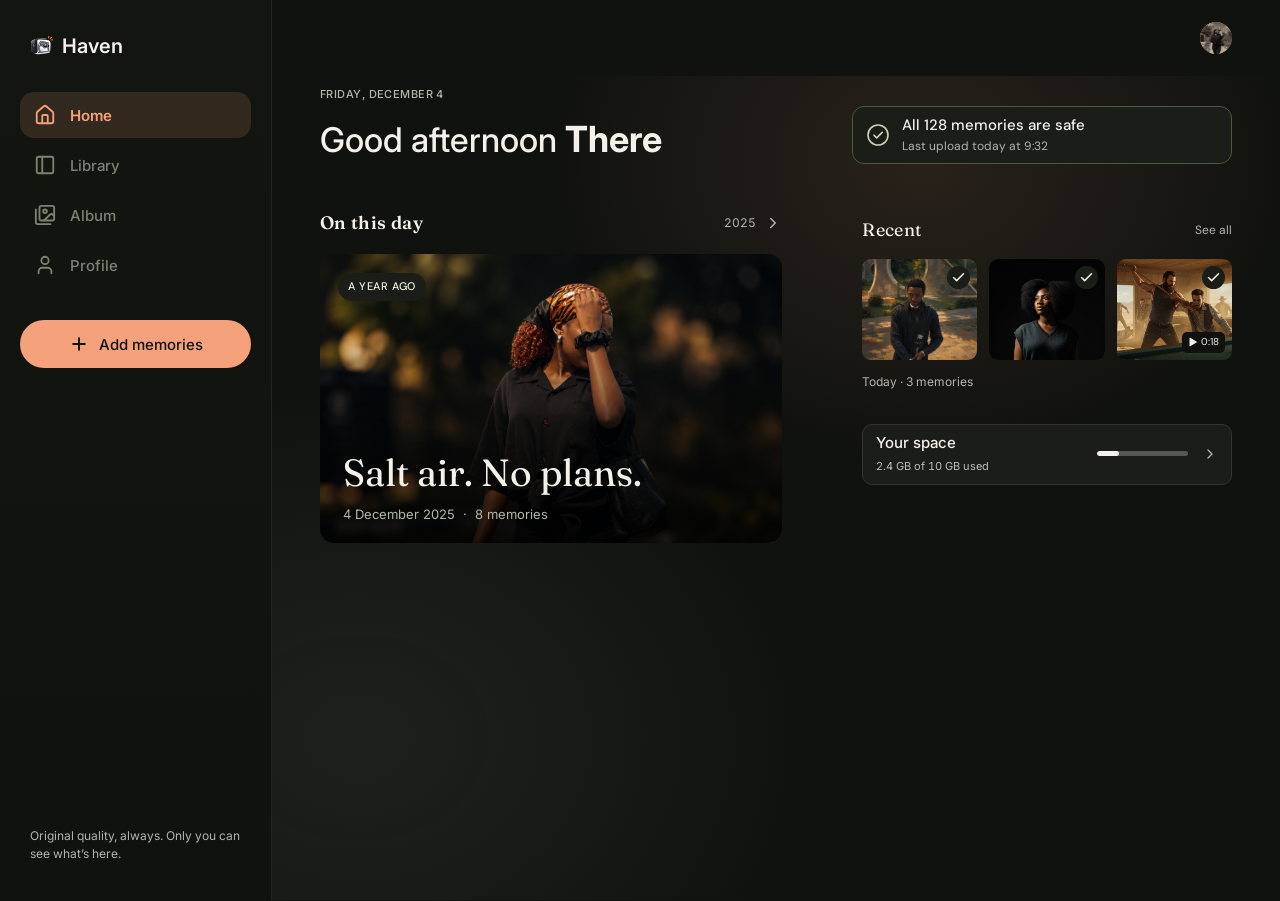
<file: home-filled.html>
<!doctype html>
<html lang="en">
<head>
<meta charset="utf-8">
<meta name="viewport" content="width=device-width, initial-scale=1, viewport-fit=cover">
<title>Haven Home Filled</title>
<link rel="stylesheet" href="https://fonts.googleapis.com/css2?family=DM+Sans:opsz,wght@9..40,400;9..40,500;9..40,600&family=Fraunces:opsz,wght,SOFT,WONK@9..144,400..700,0,1&family=Inter:wght@400;500;600;700&display=swap">
<link rel="stylesheet" href="home-filled.css">
<link rel="stylesheet" href="effects.css">
</head>
<body>

<div class="app">
  <aside class="side" aria-label="Haven">
    <div class="brand"><img src="assets/icon.webp" alt="" width="24" height="24"><span>Haven</span></div>
    <nav aria-label="Main">
      <button class="nav" type="button" data-tab="home" aria-current="page"><svg viewBox="0 0 24 24" fill="none" stroke="currentColor" stroke-width="2" stroke-linecap="round" stroke-linejoin="round" aria-hidden="true"><path d="M15 21v-8a1 1 0 0 0-1-1h-4a1 1 0 0 0-1 1v8"/><path d="M3 10a2 2 0 0 1 .709-1.528l7-5.999a2 2 0 0 1 2.582 0l7 5.999A2 2 0 0 1 21 10v9a2 2 0 0 1-2 2H5a2 2 0 0 1-2-2z"/></svg>Home</button>
      <a class="nav" href="library-all.html" data-tab="library"><svg viewBox="0 0 24 24" fill="none" stroke="currentColor" stroke-width="2" stroke-linecap="round" stroke-linejoin="round" aria-hidden="true"><rect width="18" height="18" x="3" y="3" rx="2"/><path d="M9 3v18"/></svg>Library</a>
      <a class="nav" href="./albums-filled.html"><svg viewBox="0 0 24 24" fill="none" stroke="currentColor" stroke-width="2" stroke-linecap="round" stroke-linejoin="round" aria-hidden="true"><path d="M18 22H4a2 2 0 0 1-2-2V6"/><path d="m22 13-1.296-1.296a2.41 2.41 0 0 0-3.408 0L11 18"/><circle cx="12" cy="8" r="2"/><rect width="16" height="16" x="6" y="2" rx="2"/></svg>Album</a>
      <button class="nav" type="button" data-tab="profile"><svg viewBox="0 0 24 24" fill="none" stroke="currentColor" stroke-width="2" stroke-linecap="round" stroke-linejoin="round" aria-hidden="true"><path d="M19 21v-2a4 4 0 0 0-4-4H9a4 4 0 0 0-4 4v2"/><circle cx="12" cy="7" r="4"/></svg>Profile</button>
    </nav>
    <button class="cta" type="button" data-add><svg viewBox="0 0 24 24" fill="none" stroke="currentColor" stroke-width="2.4" stroke-linecap="round" stroke-linejoin="round" aria-hidden="true"><path d="M5 12h14"/><path d="M12 5v14"/></svg>Add memories</button>
    <p class="foot">Original quality, always. Only you can see what&rsquo;s here.</p>
  </aside>

  <div class="main">
    <header class="top">
      <div class="top-in pad">
        <div class="brand"><img src="assets/icon.webp" alt="" width="24" height="24"><span>Haven</span></div>
        <button class="avatar" type="button" id="avatar" aria-label="Your account"><img src="assets/profile pic.png" alt=""></button>
      </div>
    </header>

    <main class="content pad">
      <section class="welcome" aria-label="Welcome">
        <div class="greet">
          <p class="date" id="date">Monday, November 16</p>
          <p class="hello"><span id="hi">Good morning</span> <b id="who">There</b></p>
        </div>
        <div class="status live" id="status" role="status" aria-live="polite">
          <svg viewBox="0 0 24 24" fill="none" stroke="currentColor" stroke-width="1.6" stroke-linecap="round" stroke-linejoin="round" aria-hidden="true"><circle cx="12" cy="12" r="10"/><path d="m8 12.2 2.7 2.7L16.2 9.4"/></svg>
          <div><p class="t">All <b id="count">128</b> memories are safe</p><p class="s">Last upload today at <span id="last">9:32</span></p></div>
        </div>
      </section>

      <section class="day" aria-label="On this day" data-reveal>
        <div class="sec-head">
          <h2>On this day</h2>
          <button class="year" type="button" id="year" aria-label="Change year, now 2025"><span id="yearT">2025</span><svg viewBox="0 0 24 24" fill="none" stroke="currentColor" stroke-width="2" stroke-linecap="round" stroke-linejoin="round" aria-hidden="true"><path d="m9 18 6-6-6-6"/></svg></button>
        </div>
        <button class="story" type="button" id="story" data-tilt="4" aria-label="Open this day">
          <img id="storyImg" src="./assets/Moody Golden-Hour Street Style.png" alt="">
          <span class="when" id="when">A year ago</span>
          <span class="cap-wrap"><h3 id="storyT">Salt air. No plans.</h3><span class="sub" id="storyS">16 November 2025  &middot;  8 memories</span></span>
        </button>
      </section>

      <div class="rail">
        <section class="recent" aria-label="Recently added" data-reveal>
          <div class="sec-head"><h2>Recent</h2><button class="seeall" type="button" id="seeAll">See all</button></div>
          <div class="tiles" id="tiles"></div>
          <p class="today" id="today">Today  &middot;  3 memories</p>
        </section>

        <section class="space" aria-label="Storage" data-reveal>
          <button class="store" type="button" id="store" aria-expanded="false" aria-controls="storeMore">
            <span class="store-row">
              <span class="store-l"><b>Your space</b><span class="u" id="used">2.4 GB of 10 GB used</span></span>
              <span class="cap" role="progressbar" aria-label="Storage used" aria-valuemin="0" aria-valuemax="100" aria-valuenow="24" id="cap"><i id="capFill"></i></span>
              <svg viewBox="0 0 24 24" fill="none" stroke="currentColor" stroke-width="2" stroke-linecap="round" stroke-linejoin="round" aria-hidden="true"><path d="m9 18 6-6-6-6"/></svg>
            </span>
            <span class="more" id="storeMore"><span><p>10 GB plan. Everything is kept in original quality and only you can see it. Free up your phone any time, your saved copies stay here.</p></span></span>
          </button>
        </section>
      </div>
    </main>
  </div>

  <nav class="tabs" aria-label="Main">
    <div class="tabs-in">
      <button class="tab" type="button" data-tab="home" aria-current="page"><span class="pill"><svg viewBox="0 0 24 24" fill="none" stroke="currentColor" stroke-width="2" stroke-linecap="round" stroke-linejoin="round" aria-hidden="true"><path d="M15 21v-8a1 1 0 0 0-1-1h-4a1 1 0 0 0-1 1v8"/><path d="M3 10a2 2 0 0 1 .709-1.528l7-5.999a2 2 0 0 1 2.582 0l7 5.999A2 2 0 0 1 21 10v9a2 2 0 0 1-2 2H5a2 2 0 0 1-2-2z"/></svg></span>Home</button>
      <button class="tab" type="button" data-tab="library"><span class="pill"><svg viewBox="0 0 24 24" fill="none" stroke="currentColor" stroke-width="2" stroke-linecap="round" stroke-linejoin="round" aria-hidden="true"><rect width="18" height="18" x="3" y="3" rx="2"/><path d="M9 3v18"/></svg></span>Library</button>
      <button class="add" type="button" data-add aria-label="Add memories"><svg viewBox="0 0 24 24" fill="none" stroke="currentColor" stroke-width="2" stroke-linecap="round" stroke-linejoin="round" aria-hidden="true"><path d="M5 12h14"/><path d="M12 5v14"/></svg></button>
      <a class="tab" href="./albums-filled.html"><span class="pill"><svg viewBox="0 0 24 24" fill="none" stroke="currentColor" stroke-width="2" stroke-linecap="round" stroke-linejoin="round" aria-hidden="true"><path d="M18 22H4a2 2 0 0 1-2-2V6"/><path d="m22 13-1.296-1.296a2.41 2.41 0 0 0-3.408 0L11 18"/><circle cx="12" cy="8" r="2"/><rect width="16" height="16" x="6" y="2" rx="2"/></svg></span>Album</a>
      <button class="tab" type="button" data-tab="profile"><span class="pill"><svg viewBox="0 0 24 24" fill="none" stroke="currentColor" stroke-width="2" stroke-linecap="round" stroke-linejoin="round" aria-hidden="true"><path d="M19 21v-2a4 4 0 0 0-4-4H9a4 4 0 0 0-4 4v2"/><circle cx="12" cy="7" r="4"/></svg></span>Profile</button>
    </div>
  </nav>
</div>

<input class="pick" id="pick" type="file" accept="image/*,video/*" multiple tabindex="-1" aria-hidden="true">
<dialog class="viewer" id="viewer"><button class="x" type="button" id="viewerX" aria-label="Close">&times;</button><figure><div class="media" id="viewerMedia"></div><figcaption id="viewerCap"></figcaption></figure></dialog>
<div class="toast" id="toast" role="status" aria-live="polite"></div>
<script src="effects.js"></script>
<script src="media-store.js"></script>
<script src="home-filled.js"></script>
</body>
</html>
</file>
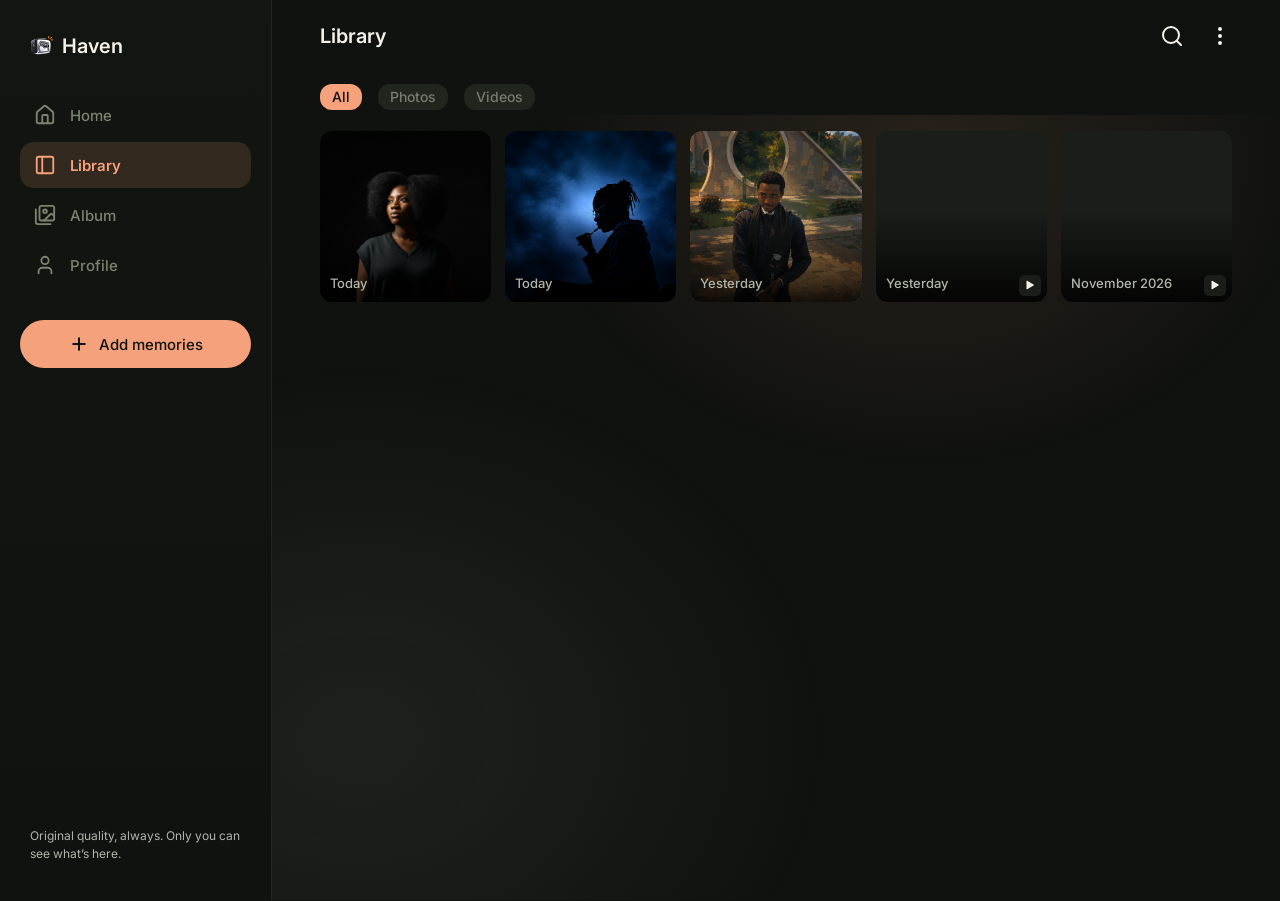
<file: library-all.html>
<!doctype html>
<html lang="en">
<head>
<meta charset="utf-8">
<meta name="viewport" content="width=device-width, initial-scale=1, viewport-fit=cover">
<title>Haven Library</title>
<link rel="stylesheet" href="https://fonts.googleapis.com/css2?family=DM+Sans:opsz,wght@9..40,400;9..40,500;9..40,600&family=Fraunces:opsz,wght,SOFT,WONK@9..144,400..700,0,1&family=Inter:wght@400;500;600;700&display=swap">
<link rel="stylesheet" href="library-all.css">
<link rel="stylesheet" href="effects.css">
</head>
<body>

<div class="app" id="app">
  <aside class="side" aria-label="Haven">
    <div class="brand"><img src="assets/icon.webp" alt="" width="24" height="24"><span>Haven</span></div>
    <nav aria-label="Main">
      <a class="nav" href="home-filled.html" data-tab="home"><svg viewBox="0 0 24 24" fill="none" stroke="currentColor" stroke-width="2" stroke-linecap="round" stroke-linejoin="round" aria-hidden="true"><path d="M15 21v-8a1 1 0 0 0-1-1h-4a1 1 0 0 0-1 1v8"/><path d="M3 10a2 2 0 0 1 .709-1.528l7-5.999a2 2 0 0 1 2.582 0l7 5.999A2 2 0 0 1 21 10v9a2 2 0 0 1-2 2H5a2 2 0 0 1-2-2z"/></svg>Home</a>
      <button class="nav" type="button" data-tab="library" aria-current="page"><svg viewBox="0 0 24 24" fill="none" stroke="currentColor" stroke-width="2" stroke-linecap="round" stroke-linejoin="round" aria-hidden="true"><rect width="18" height="18" x="3" y="3" rx="2"/><path d="M9 3v18"/></svg>Library</button>
      <a class="nav" href="./albums-filled.html"><svg viewBox="0 0 24 24" fill="none" stroke="currentColor" stroke-width="2" stroke-linecap="round" stroke-linejoin="round" aria-hidden="true"><path d="M18 22H4a2 2 0 0 1-2-2V6"/><path d="m22 13-1.296-1.296a2.41 2.41 0 0 0-3.408 0L11 18"/><circle cx="12" cy="8" r="2"/><rect width="16" height="16" x="6" y="2" rx="2"/></svg>Album</a>
      <button class="nav" type="button" data-tab="profile"><svg viewBox="0 0 24 24" fill="none" stroke="currentColor" stroke-width="2" stroke-linecap="round" stroke-linejoin="round" aria-hidden="true"><path d="M19 21v-2a4 4 0 0 0-4-4H9a4 4 0 0 0-4 4v2"/><circle cx="12" cy="7" r="4"/></svg>Profile</button>
    </nav>
    <button class="cta" type="button" data-add><svg viewBox="0 0 24 24" fill="none" stroke="currentColor" stroke-width="2.4" stroke-linecap="round" stroke-linejoin="round" aria-hidden="true"><path d="M5 12h14"/><path d="M12 5v14"/></svg>Add memories</button>
    <p class="foot">Original quality, always. Only you can see what&rsquo;s here.</p>
  </aside>

  <div class="main">
    <header class="top" id="top">
      <div class="top-in pad">
        <h1 class="title">Library</h1>
        <div class="acts">
          <button class="ic" type="button" id="searchBtn" aria-label="Search" aria-expanded="false"><svg viewBox="0 0 24 24" fill="none" stroke="currentColor" stroke-width="2" stroke-linecap="round" stroke-linejoin="round" aria-hidden="true"><circle cx="11" cy="11" r="8"/><path d="m21 21-4.3-4.3"/></svg></button>
          <button class="ic" type="button" id="menuBtn" aria-label="More" aria-haspopup="menu" aria-expanded="false"><svg viewBox="0 0 24 24" fill="none" stroke="currentColor" stroke-width="2" stroke-linecap="round" stroke-linejoin="round" aria-hidden="true"><circle cx="12" cy="12" r="1"/><circle cx="12" cy="5" r="1"/><circle cx="12" cy="19" r="1"/></svg></button>
          <div class="menu" id="menu" role="menu">
            <button type="button" role="menuitem" id="mSelect"><svg viewBox="0 0 24 24" fill="none" stroke="currentColor" stroke-width="2" stroke-linecap="round" stroke-linejoin="round" aria-hidden="true"><circle cx="12" cy="12" r="10"/><path d="m9 12 2 2 4-4"/></svg>Select</button>
            <button type="button" role="menuitem" id="mSort"><svg viewBox="0 0 24 24" fill="none" stroke="currentColor" stroke-width="2" stroke-linecap="round" stroke-linejoin="round" aria-hidden="true"><path d="m3 16 4 4 4-4"/><path d="M7 20V4"/><path d="m21 8-4-4-4 4"/><path d="M17 4v16"/></svg><span id="sortT">Oldest first</span></button>
            <button type="button" role="menuitem" data-add><svg viewBox="0 0 24 24" fill="none" stroke="currentColor" stroke-width="2" stroke-linecap="round" stroke-linejoin="round" aria-hidden="true"><path d="M5 12h14"/><path d="M12 5v14"/></svg>Add memories</button>
          </div>
        </div>
      </div>
      <div class="pad bar2">
        <div class="searchrow" id="searchRow"><div><label class="field"><svg viewBox="0 0 24 24" fill="none" stroke="currentColor" stroke-width="2" stroke-linecap="round" stroke-linejoin="round" aria-hidden="true"><circle cx="11" cy="11" r="8"/><path d="m21 21-4.3-4.3"/></svg><input id="q" type="search" placeholder="Search your memories" autocomplete="off" aria-label="Search your memories"><button type="button" id="qx">Close</button></label></div></div>
        <div class="filters" role="group" aria-label="Filter">
          <button class="chip" type="button" data-f="all" aria-pressed="true">All</button>
          <button class="chip" type="button" data-f="photo" aria-pressed="false">Photos</button>
          <button class="chip" type="button" data-f="video" aria-pressed="false">Videos</button>
        </div>
      </div>
    </header>

    <main class="lib pad">
      <div class="grid" id="grid" role="list"></div>
      <div class="empty" id="empty" hidden><b>Nothing found</b><span id="emptyS">Try another word or filter.</span></div>
    </main>
  </div>

  <nav class="tabs" aria-label="Main">
    <div class="tabs-in">
      <a class="tab" href="home-filled.html" data-tab="home"><span class="pill"><svg viewBox="0 0 24 24" fill="none" stroke="currentColor" stroke-width="2" stroke-linecap="round" stroke-linejoin="round" aria-hidden="true"><path d="M15 21v-8a1 1 0 0 0-1-1h-4a1 1 0 0 0-1 1v8"/><path d="M3 10a2 2 0 0 1 .709-1.528l7-5.999a2 2 0 0 1 2.582 0l7 5.999A2 2 0 0 1 21 10v9a2 2 0 0 1-2 2H5a2 2 0 0 1-2-2z"/></svg></span>Home</a>
      <button class="tab" type="button" data-tab="library" aria-current="page"><span class="pill"><svg viewBox="0 0 24 24" fill="none" stroke="currentColor" stroke-width="2" stroke-linecap="round" stroke-linejoin="round" aria-hidden="true"><rect width="18" height="18" x="3" y="3" rx="2"/><path d="M9 3v18"/></svg></span>Library</button>
      <button class="add" type="button" data-add aria-label="Add memories"><svg viewBox="0 0 24 24" fill="none" stroke="currentColor" stroke-width="2" stroke-linecap="round" stroke-linejoin="round" aria-hidden="true"><path d="M5 12h14"/><path d="M12 5v14"/></svg></button>
      <a class="tab" href="./albums-filled.html"><span class="pill"><svg viewBox="0 0 24 24" fill="none" stroke="currentColor" stroke-width="2" stroke-linecap="round" stroke-linejoin="round" aria-hidden="true"><path d="M18 22H4a2 2 0 0 1-2-2V6"/><path d="m22 13-1.296-1.296a2.41 2.41 0 0 0-3.408 0L11 18"/><circle cx="12" cy="8" r="2"/><rect width="16" height="16" x="6" y="2" rx="2"/></svg></span>Album</a>
      <button class="tab" type="button" data-tab="profile"><span class="pill"><svg viewBox="0 0 24 24" fill="none" stroke="currentColor" stroke-width="2" stroke-linecap="round" stroke-linejoin="round" aria-hidden="true"><path d="M19 21v-2a4 4 0 0 0-4-4H9a4 4 0 0 0-4 4v2"/><circle cx="12" cy="7" r="4"/></svg></span>Profile</button>
    </div>
  </nav>

  <div class="selbar" id="selbar" aria-hidden="true"><div class="selbar-in pad"><b id="selN">0 selected</b><button class="pillbtn" type="button" id="selCancel">Cancel</button><button class="pillbtn go" type="button" id="selDel" disabled>Delete</button></div></div>
</div>

<input class="pick" id="pick" type="file" accept="image/*,video/*" multiple tabindex="-1" aria-hidden="true">
<dialog class="viewer" id="viewer"><button class="x" type="button" id="viewerX" aria-label="Close">&times;</button><button class="nav2 p" type="button" id="vPrev" aria-label="Previous"><svg viewBox="0 0 24 24" fill="none" stroke="currentColor" stroke-width="2" stroke-linecap="round" stroke-linejoin="round" aria-hidden="true"><path d="m15 18-6-6 6-6"/></svg></button><button class="nav2 n" type="button" id="vNext" aria-label="Next"><svg viewBox="0 0 24 24" fill="none" stroke="currentColor" stroke-width="2" stroke-linecap="round" stroke-linejoin="round" aria-hidden="true"><path d="m9 18 6-6-6-6"/></svg></button><figure><div class="media" id="viewerMedia"></div><figcaption id="viewerCap"></figcaption></figure></dialog>
<div class="toast" id="toast" role="status" aria-live="polite"></div>
<script src="effects.js"></script>
<script src="media-store.js"></script>
<script src="library-all.js"></script>
</body>
</html>
</file>
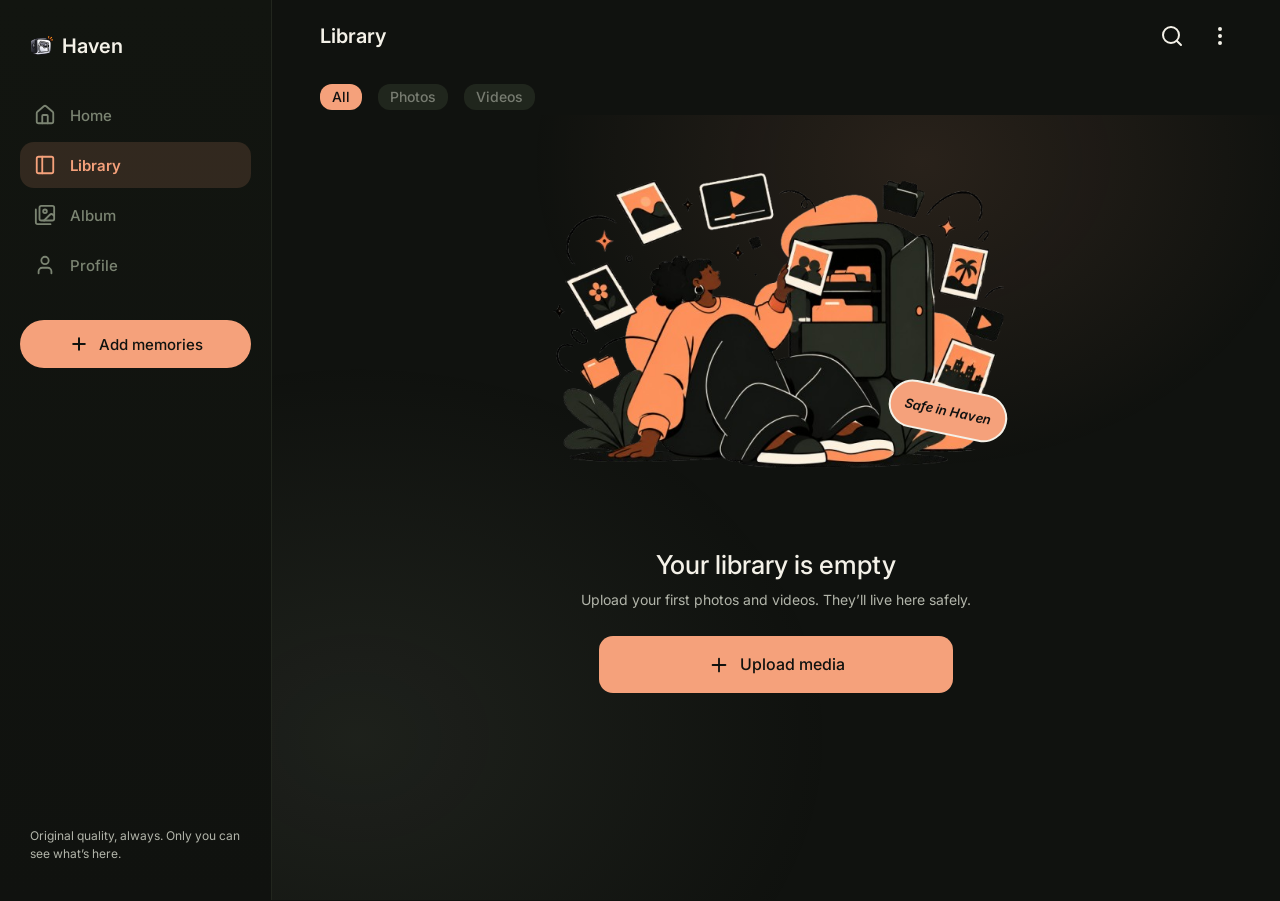
<file: library-empty.html>
<!doctype html>
<html lang="en">
<head>
<meta charset="utf-8">
<meta name="viewport" content="width=device-width, initial-scale=1, viewport-fit=cover">
<title>Haven Library Empty</title>
<link rel="stylesheet" href="https://fonts.googleapis.com/css2?family=DM+Sans:opsz,wght@9..40,400;9..40,500;9..40,600&family=Fraunces:opsz,wght,SOFT,WONK@9..144,400..700,0,1&family=Inter:wght@400;500;600;700&display=swap">
<link rel="stylesheet" href="library-empty.css">
<link rel="stylesheet" href="effects.css">
</head>
<body>

<div class="app" id="app">
  <aside class="side" aria-label="Haven">
    <div class="brand"><img src="assets/icon.webp" alt="" width="24" height="24"><span>Haven</span></div>
    <nav aria-label="Main">
      <a class="nav" href="home-empty.html" data-tab="home"><svg viewBox="0 0 24 24" fill="none" stroke="currentColor" stroke-width="2" stroke-linecap="round" stroke-linejoin="round" aria-hidden="true"><path d="M15 21v-8a1 1 0 0 0-1-1h-4a1 1 0 0 0-1 1v8"/><path d="M3 10a2 2 0 0 1 .709-1.528l7-5.999a2 2 0 0 1 2.582 0l7 5.999A2 2 0 0 1 21 10v9a2 2 0 0 1-2 2H5a2 2 0 0 1-2-2z"/></svg>Home</a>
      <button class="nav" type="button" data-tab="library" aria-current="page"><svg viewBox="0 0 24 24" fill="none" stroke="currentColor" stroke-width="2" stroke-linecap="round" stroke-linejoin="round" aria-hidden="true"><rect width="18" height="18" x="3" y="3" rx="2"/><path d="M9 3v18"/></svg>Library</button>
      <a class="nav" href="./albums-empty.html"><svg viewBox="0 0 24 24" fill="none" stroke="currentColor" stroke-width="2" stroke-linecap="round" stroke-linejoin="round" aria-hidden="true"><path d="M18 22H4a2 2 0 0 1-2-2V6"/><path d="m22 13-1.296-1.296a2.41 2.41 0 0 0-3.408 0L11 18"/><circle cx="12" cy="8" r="2"/><rect width="16" height="16" x="6" y="2" rx="2"/></svg>Album</a>
      <button class="nav" type="button" data-tab="profile"><svg viewBox="0 0 24 24" fill="none" stroke="currentColor" stroke-width="2" stroke-linecap="round" stroke-linejoin="round" aria-hidden="true"><path d="M19 21v-2a4 4 0 0 0-4-4H9a4 4 0 0 0-4 4v2"/><circle cx="12" cy="7" r="4"/></svg>Profile</button>
    </nav>
    <button class="cta" type="button" data-add><svg viewBox="0 0 24 24" fill="none" stroke="currentColor" stroke-width="2.4" stroke-linecap="round" stroke-linejoin="round" aria-hidden="true"><path d="M5 12h14"/><path d="M12 5v14"/></svg>Add memories</button>
    <p class="foot">Original quality, always. Only you can see what&rsquo;s here.</p>
  </aside>

  <div class="main">
    <header class="top" id="top">
      <div class="top-in pad">
        <h1 class="title">Library</h1>
        <div class="acts">
          <button class="ic" type="button" id="searchBtn" aria-label="Search" aria-expanded="false"><svg viewBox="0 0 24 24" fill="none" stroke="currentColor" stroke-width="2" stroke-linecap="round" stroke-linejoin="round" aria-hidden="true"><circle cx="11" cy="11" r="8"/><path d="m21 21-4.3-4.3"/></svg></button>
          <button class="ic" type="button" id="menuBtn" aria-label="More" aria-haspopup="menu" aria-expanded="false"><svg viewBox="0 0 24 24" fill="none" stroke="currentColor" stroke-width="2" stroke-linecap="round" stroke-linejoin="round" aria-hidden="true"><circle cx="12" cy="12" r="1"/><circle cx="12" cy="5" r="1"/><circle cx="12" cy="19" r="1"/></svg></button>
          <div class="menu" id="menu" role="menu">
            <button type="button" role="menuitem" id="mSelect"><svg viewBox="0 0 24 24" fill="none" stroke="currentColor" stroke-width="2" stroke-linecap="round" stroke-linejoin="round" aria-hidden="true"><circle cx="12" cy="12" r="10"/><path d="m9 12 2 2 4-4"/></svg>Select</button>
            <button type="button" role="menuitem" id="mSort"><svg viewBox="0 0 24 24" fill="none" stroke="currentColor" stroke-width="2" stroke-linecap="round" stroke-linejoin="round" aria-hidden="true"><path d="m3 16 4 4 4-4"/><path d="M7 20V4"/><path d="m21 8-4-4-4 4"/><path d="M17 4v16"/></svg><span id="sortT">Oldest first</span></button>
            <button type="button" role="menuitem" data-add><svg viewBox="0 0 24 24" fill="none" stroke="currentColor" stroke-width="2" stroke-linecap="round" stroke-linejoin="round" aria-hidden="true"><path d="M5 12h14"/><path d="M12 5v14"/></svg>Add memories</button>
          </div>
        </div>
      </div>
      <div class="pad bar2">
        <div class="searchrow" id="searchRow"><div><label class="field"><svg viewBox="0 0 24 24" fill="none" stroke="currentColor" stroke-width="2" stroke-linecap="round" stroke-linejoin="round" aria-hidden="true"><circle cx="11" cy="11" r="8"/><path d="m21 21-4.3-4.3"/></svg><input id="q" type="search" placeholder="Search your memories" autocomplete="off" aria-label="Search your memories"><button type="button" id="qx">Close</button></label></div></div>
        <div class="filters" role="group" aria-label="Filter">
          <button class="chip" type="button" data-f="all" aria-pressed="true">All</button>
          <button class="chip" type="button" data-f="photo" aria-pressed="false">Photos</button>
          <button class="chip" type="button" data-f="video" aria-pressed="false">Videos</button>
        </div>
      </div>
    </header>

    <main class="lib pad">
      <section class="blank" id="blank" aria-label="Your library is empty">
        <div class="art" data-tilt="6">
          <img class="illustration" src="assets/Woman Exploring a Memory Archive.png" alt="Woman exploring a memory archive">
          <span class="badge">Safe in Haven</span>
        </div>
        <div class="msg"><h2>Your library is empty</h2><p>Upload your first photos and videos. They&rsquo;ll live here safely.</p></div>
        <button class="upload" type="button" data-add data-magnetic><svg viewBox="0 0 24 24" fill="none" stroke="currentColor" stroke-width="2" stroke-linecap="round" stroke-linejoin="round" aria-hidden="true"><path d="M5 12h14"/><path d="M12 5v14"/></svg>Upload media</button>
      </section>
      <div class="grid" id="grid" role="list" hidden></div>
      <div class="empty" id="empty" hidden><b>Nothing found</b><span id="emptyS">Try another word or filter.</span></div>
    </main>
  </div>

  <nav class="tabs" aria-label="Main">
    <div class="tabs-in">
      <a class="tab" href="home-empty.html" data-tab="home"><span class="pill"><svg viewBox="0 0 24 24" fill="none" stroke="currentColor" stroke-width="2" stroke-linecap="round" stroke-linejoin="round" aria-hidden="true"><path d="M15 21v-8a1 1 0 0 0-1-1h-4a1 1 0 0 0-1 1v8"/><path d="M3 10a2 2 0 0 1 .709-1.528l7-5.999a2 2 0 0 1 2.582 0l7 5.999A2 2 0 0 1 21 10v9a2 2 0 0 1-2 2H5a2 2 0 0 1-2-2z"/></svg></span>Home</a>
      <button class="tab" type="button" data-tab="library" aria-current="page"><span class="pill"><svg viewBox="0 0 24 24" fill="none" stroke="currentColor" stroke-width="2" stroke-linecap="round" stroke-linejoin="round" aria-hidden="true"><rect width="18" height="18" x="3" y="3" rx="2"/><path d="M9 3v18"/></svg></span>Library</button>
      <button class="add" type="button" data-add aria-label="Add memories"><svg viewBox="0 0 24 24" fill="none" stroke="currentColor" stroke-width="2" stroke-linecap="round" stroke-linejoin="round" aria-hidden="true"><path d="M5 12h14"/><path d="M12 5v14"/></svg></button>
      <a class="tab" href="./albums-empty.html"><span class="pill"><svg viewBox="0 0 24 24" fill="none" stroke="currentColor" stroke-width="2" stroke-linecap="round" stroke-linejoin="round" aria-hidden="true"><path d="M18 22H4a2 2 0 0 1-2-2V6"/><path d="m22 13-1.296-1.296a2.41 2.41 0 0 0-3.408 0L11 18"/><circle cx="12" cy="8" r="2"/><rect width="16" height="16" x="6" y="2" rx="2"/></svg></span>Album</a>
      <button class="tab" type="button" data-tab="profile"><span class="pill"><svg viewBox="0 0 24 24" fill="none" stroke="currentColor" stroke-width="2" stroke-linecap="round" stroke-linejoin="round" aria-hidden="true"><path d="M19 21v-2a4 4 0 0 0-4-4H9a4 4 0 0 0-4 4v2"/><circle cx="12" cy="7" r="4"/></svg></span>Profile</button>
    </div>
  </nav>

  <div class="selbar" id="selbar" aria-hidden="true"><div class="selbar-in pad"><b id="selN">0 selected</b><button class="pillbtn" type="button" id="selCancel">Cancel</button><button class="pillbtn go" type="button" id="selDel" disabled>Delete</button></div></div>
</div>

<input class="pick" id="pick" type="file" accept="image/*,video/*" multiple tabindex="-1" aria-hidden="true">
<dialog class="viewer" id="viewer"><button class="x" type="button" id="viewerX" aria-label="Close">&times;</button><button class="nav2 p" type="button" id="vPrev" aria-label="Previous"><svg viewBox="0 0 24 24" fill="none" stroke="currentColor" stroke-width="2" stroke-linecap="round" stroke-linejoin="round" aria-hidden="true"><path d="m15 18-6-6 6-6"/></svg></button><button class="nav2 n" type="button" id="vNext" aria-label="Next"><svg viewBox="0 0 24 24" fill="none" stroke="currentColor" stroke-width="2" stroke-linecap="round" stroke-linejoin="round" aria-hidden="true"><path d="m9 18 6-6-6-6"/></svg></button><figure><div class="media" id="viewerMedia"></div><figcaption id="viewerCap"></figcaption></figure></dialog>
<div class="drop" id="drop" aria-hidden="true"><b>Drop to save in Haven</b><span>Photos and videos</span></div>
<div class="toast" id="toast" role="status" aria-live="polite"></div>
<script src="effects.js"></script>
<script src="media-store.js"></script>
<script src="library-empty.js"></script>
</body>
</html>
</file>
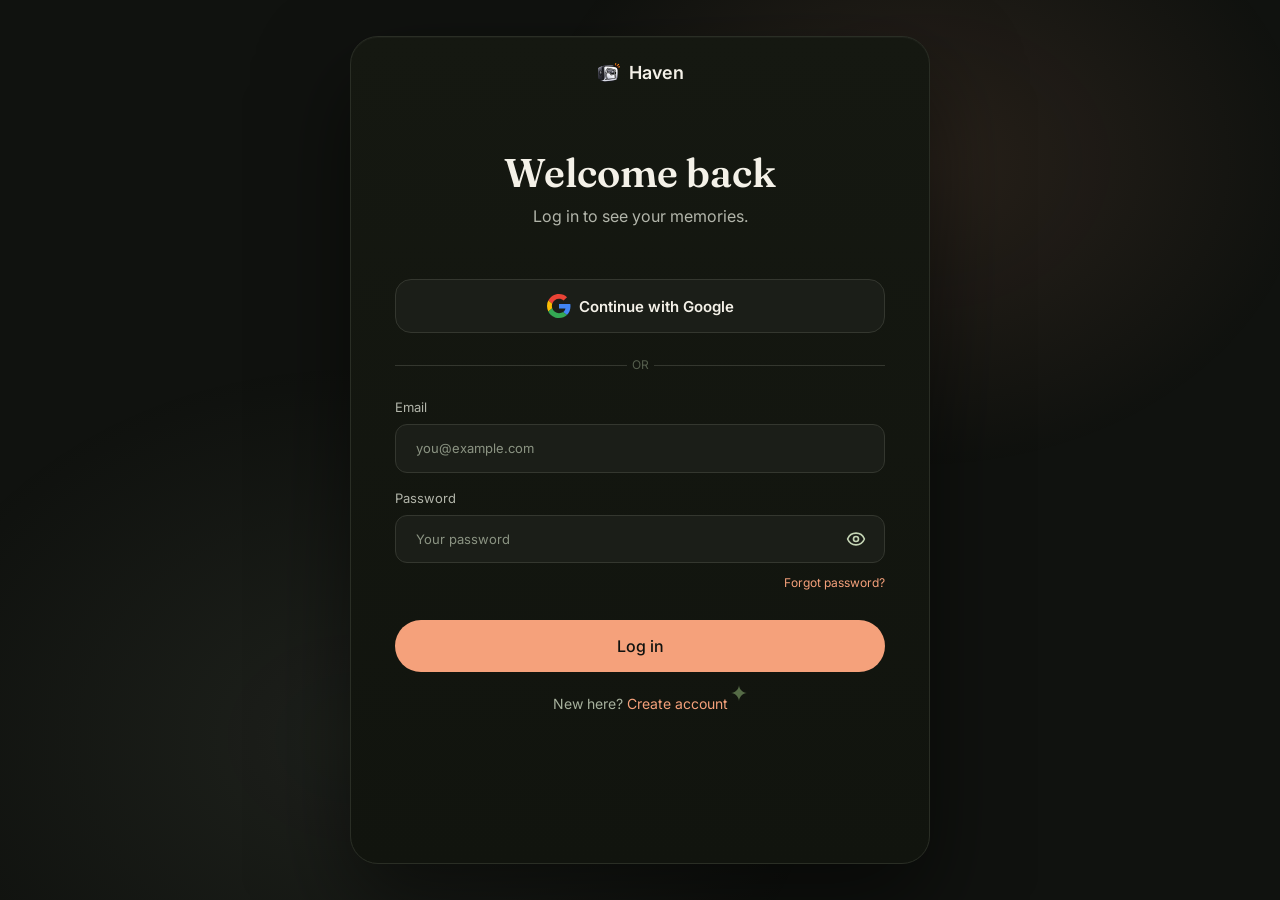
<file: log-in.html>
<!doctype html>
<html lang="en">
<head>
<meta charset="utf-8">
<meta name="viewport" content="width=device-width, initial-scale=1, viewport-fit=cover">
<title>Haven Log In</title>
<link rel="stylesheet" href="https://fonts.googleapis.com/css2?family=Fraunces:opsz,wght,SOFT,WONK@9..144,400..700,0,1&family=Inter:wght@400;500;600&display=swap">
<link rel="stylesheet" href="log-in.css">
<link rel="stylesheet" href="effects.css">
</head>

<body>
<div class="page">
  <header class="head">
    <a class="brand" href="#" aria-label="Haven"><img src="assets/icon.webp" alt="" width="24" height="24"><span>Haven</span></a>
  </header>

  <div class="intro" id="intro">
    <h1 id="introTitle">Welcome back</h1>
    <p id="introSub">Log in to see your memories.</p>
  </div>

  <form class="login-form" id="login" novalidate>
    <button class="google" type="button" id="google">
      <svg viewBox="0 0 48 48" aria-hidden="true"><path fill="#EA4335" d="M24 9.5c3.54 0 6.71 1.22 9.21 3.6l6.85-6.85C35.9 2.38 30.47 0 24 0 14.62 0 6.51 5.38 2.56 13.22l7.98 6.19C12.43 13.72 17.74 9.5 24 9.5z"/><path fill="#4285F4" d="M46.98 24.55c0-1.57-.15-3.09-.38-4.55H24v9.02h12.94c-.58 2.96-2.26 5.48-4.78 7.18l7.73 6c4.51-4.18 7.09-10.36 7.09-17.65z"/><path fill="#FBBC05" d="M10.53 28.59c-.48-1.45-.76-2.99-.76-4.59s.27-3.14.76-4.59l-7.98-6.19C.92 16.46 0 20.12 0 24c0 3.88.92 7.54 2.56 10.78l7.97-6.19z"/><path fill="#34A853" d="M24 48c6.48 0 11.93-2.13 15.89-5.81l-7.73-6c-2.15 1.45-4.92 2.3-8.16 2.3-6.26 0-11.57-4.22-13.47-9.91l-7.98 6.19C6.51 42.62 14.62 48 24 48z"/></svg>
      Continue with Google
    </button>

    <div class="or" role="separator" aria-label="or"><span>OR</span></div>

    <div class="fields">
      <div class="field" data-field="email">
        <label for="email">Email</label>
        <div class="box"><input id="email" name="email" type="email" inputmode="email" placeholder="you@example.com" autocomplete="email" aria-describedby="email-msg"></div>
        <p class="msg" id="email-msg" aria-live="polite"></p>
      </div>
      <div class="field" data-field="password">
        <label for="password">Password</label>
        <div class="box has-toggle">
          <input id="password" name="password" type="password" placeholder="Your password" autocomplete="current-password" aria-describedby="password-msg">
          <button class="reveal" type="button" data-for="password" aria-label="Show password" aria-pressed="false">
            <svg class="on" viewBox="0 0 24 24" fill="none" stroke="currentColor" stroke-width="2" stroke-linecap="round" stroke-linejoin="round" aria-hidden="true"><path d="M2.062 12.348a1 1 0 0 1 0-.696 10.75 10.75 0 0 1 19.876 0 1 1 0 0 1 0 .696 10.75 10.75 0 0 1-19.876 0"/><circle cx="12" cy="12" r="3"/></svg>
            <svg class="off" viewBox="0 0 24 24" fill="none" stroke="currentColor" stroke-width="2" stroke-linecap="round" stroke-linejoin="round" aria-hidden="true"><path d="M10.733 5.076a10.744 10.744 0 0 1 11.205 6.575 1 1 0 0 1 0 .696 10.747 10.747 0 0 1-1.444 2.49"/><path d="M14.084 14.158a3 3 0 0 1-4.242-4.242"/><path d="M17.479 17.499a10.75 10.75 0 0 1-15.417-5.151 1 1 0 0 1 0-.696 10.75 10.75 0 0 1 4.446-5.143"/><path d="m2 2 20 20"/></svg>
          </button>
        </div>
        <p class="msg" id="password-msg" aria-live="polite"></p>
        <p class="hint" id="caps" hidden aria-live="polite">Caps Lock is on.</p>
      </div>
      <button class="forgot" type="button" id="forgot">Forgot password?</button>
    </div>

    <div class="actions">
      <button class="create" type="submit" id="submit"><span class="spin" id="spin" hidden></span><span id="submitLabel">Log in</span></button>
      <a class="signin" href="sign-up.html" id="toSignup">New here? <b>Create account</b>
        <svg class="star" viewBox="0 0 24 24" fill="currentColor" aria-hidden="true"><path d="M12 1.5c.5 5.6 4.9 10 10.5 10.5-5.6.5-10 4.9-10.5 10.5C11.5 16.9 7.1 12.5 1.5 12 7.1 11.5 11.5 7.1 12 1.5z"/></svg>
      </a>
    </div>
  </form>

  <form class="login-form" id="reset" novalidate hidden>
    <div class="fields">
      <div class="field" data-field="resetEmail">
        <label for="resetEmail">Email</label>
        <div class="box"><input id="resetEmail" type="email" inputmode="email" placeholder="you@example.com" autocomplete="email" aria-describedby="resetEmail-msg"></div>
        <p class="msg" id="resetEmail-msg" aria-live="polite"></p>
      </div>
    </div>
    <div class="actions">
      <button class="create" type="submit" id="resetBtn"><span class="spin" id="resetSpin" hidden></span><span id="resetLabel">Send reset link</span></button>
      <button class="back" type="button" id="backToLogin">Back to log in</button>
    </div>
  </form>

  <section class="done" id="done" hidden aria-live="polite">
    <div class="check" aria-hidden="true">✓</div>
    <h2 id="doneTitle" tabindex="-1">You’re in</h2>
    <p id="doneBody"></p>
    <button class="create" type="button" id="doneOpen">Open my library</button>
    <button class="link" type="button" id="doneOut">Log out</button>
  </section>
</div>

<div class="toast" id="toast" role="status" aria-live="polite"></div>
<script src="effects.js"></script>
<script src="log-in.js"></script>
</body>
</html>
</file>
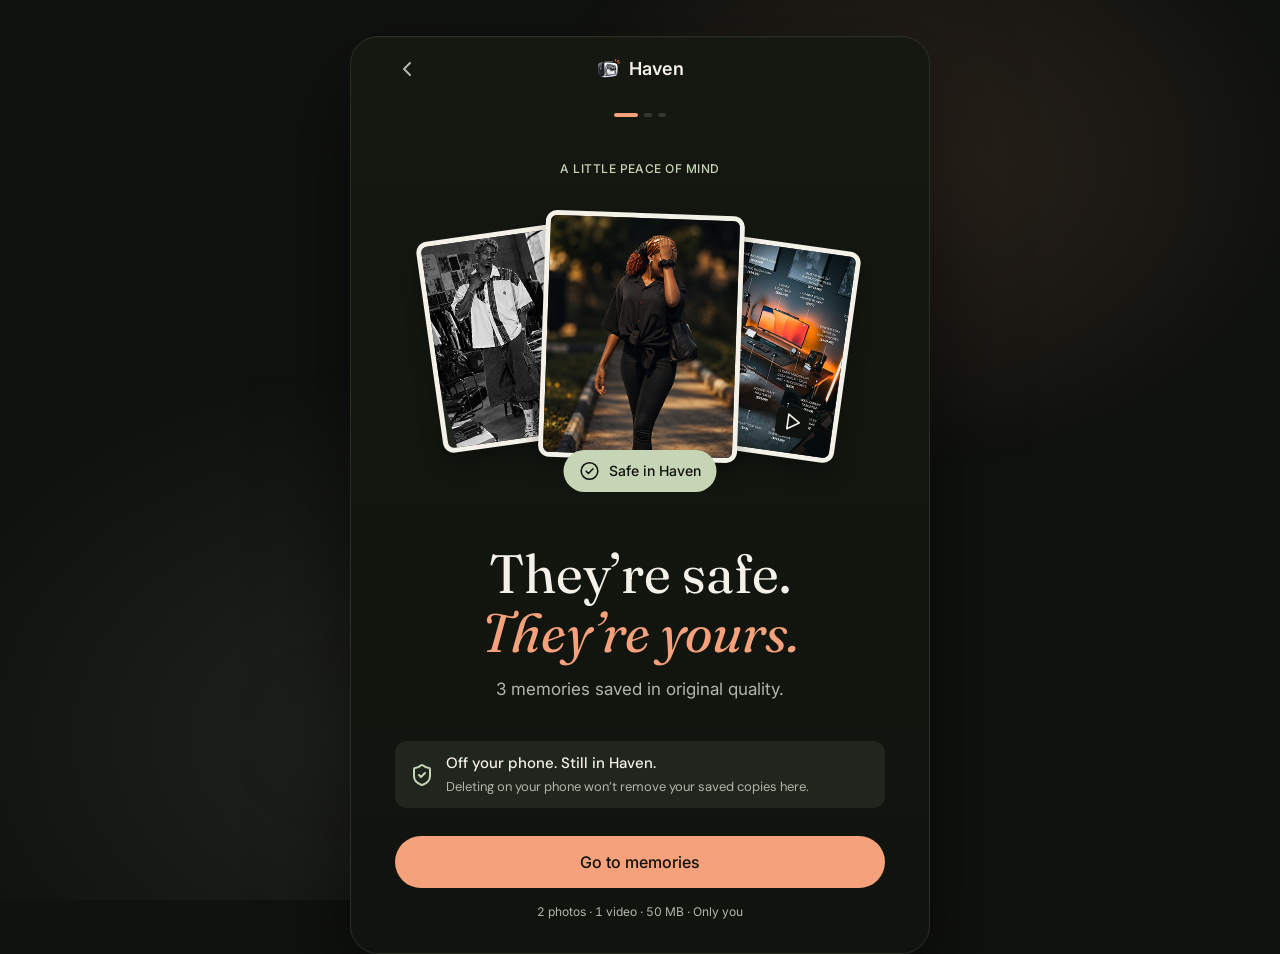
<file: memories-saved.html>
<!doctype html>
<html lang="en">
<head>
<meta charset="utf-8">
<meta name="viewport" content="width=device-width, initial-scale=1, viewport-fit=cover">
<title>Haven Memories Saved</title>
<link rel="stylesheet" href="https://fonts.googleapis.com/css2?family=DM+Sans:opsz,wght@9..40,400;9..40,500&family=Fraunces:ital,opsz,wght,SOFT,WONK@0,9..144,400..700,0,1;1,9..144,400..700,0,1&family=Inter:wght@400;500;600&display=swap">
<link rel="stylesheet" href="memories-saved.css">
<link rel="stylesheet" href="effects.css">
</head>

<body>
<div class="page">
  <header class="head">
    <button class="back" type="button" id="back" aria-label="Back"><svg viewBox="0 0 24 24" fill="none" stroke="currentColor" stroke-width="2" stroke-linecap="round" stroke-linejoin="round" aria-hidden="true"><path d="m15 18-6-6 6-6"/></svg></button>
    <div class="brand"><img src="assets/icon.webp" alt="" width="24" height="24"><span>Haven</span></div>
  </header>

  <div class="bar"><div class="progress" role="img" aria-label="Step 1 of 3"><i class="on"></i><i></i><i></i></div></div>

  <main class="content">
    <p class="eyebrow">A little peace of mind</p>

    <div class="fan" id="fan" data-tilt="9" role="group" aria-label="Your first saved memories">
      <button class="card left" type="button" data-name="Coast.jpg" aria-label="Coast.jpg, photo"><img src="assets/Coast.png" alt=""></button>
      <button class="card right" type="button" data-name="Mountains.mov" data-video="true" data-playing="false" aria-label="Mountains.mov, video">
        <img src="assets/Mountains.png" alt="">
        <span class="play" aria-hidden="true">
          <svg class="tri" viewBox="0 0 24 24" fill="none" stroke="currentColor" stroke-width="2" stroke-linecap="round" stroke-linejoin="round"><polygon points="6 3 20 12 6 21 6 3"/></svg>
          <svg class="pause" viewBox="0 0 24 24" fill="none" stroke="currentColor" stroke-width="2" stroke-linecap="round" stroke-linejoin="round"><rect x="14" y="4" width="4" height="16" rx="1"/><rect x="6" y="4" width="4" height="16" rx="1"/></svg>
        </span>
      </button>
      <button class="card mid" type="button" data-name="Sunday.jpg" aria-label="Sunday.jpg, photo"><img src="assets/Sunday.png" alt=""></button>
      <button class="safe" type="button" id="safe">
        <svg viewBox="0 0 24 24" fill="none" stroke="currentColor" stroke-width="1.8" stroke-linecap="round" stroke-linejoin="round" aria-hidden="true"><circle cx="12" cy="12" r="10"/><path d="m8 12.2 2.7 2.7L16.2 9.4"/></svg>
        Safe in Haven
      </button>
    </div>

    <h1><span>They’re safe.</span> <span><em>They’re yours.</em></span></h1>
    <p class="sub" id="sub">3 memories saved in original quality.</p>

    <div class="note">
      <svg viewBox="0 0 24 24" fill="none" stroke="currentColor" stroke-width="2" stroke-linecap="round" stroke-linejoin="round" aria-hidden="true"><path d="M20 13c0 5-3.5 7.5-7.66 8.95a1 1 0 0 1-.67-.01C7.5 20.5 4 18 4 13V6a1 1 0 0 1 1-1c2 0 4.5-1.2 6.24-2.72a1.17 1.17 0 0 1 1.52 0C14.51 3.81 17 5 19 5a1 1 0 0 1 1 1z"/><path d="m9 12 2 2 4-4"/></svg>
      <div><b>Off your phone. Still in Haven.</b><span>Deleting on your phone won’t remove your saved copies here.</span></div>
    </div>
  </main>

  <div class="next">
    <a class="btn" href="home-empty.html" id="go">Go to memories</a>
    <p class="fine">2 photos  ·  1 video  ·  50 MB  ·  Only you</p>
  </div>
</div>

<div class="toast" id="toast" role="status" aria-live="polite"></div>
<script src="effects.js"></script>
<script src="memories-saved.js"></script>
</body>
</html>
</file>
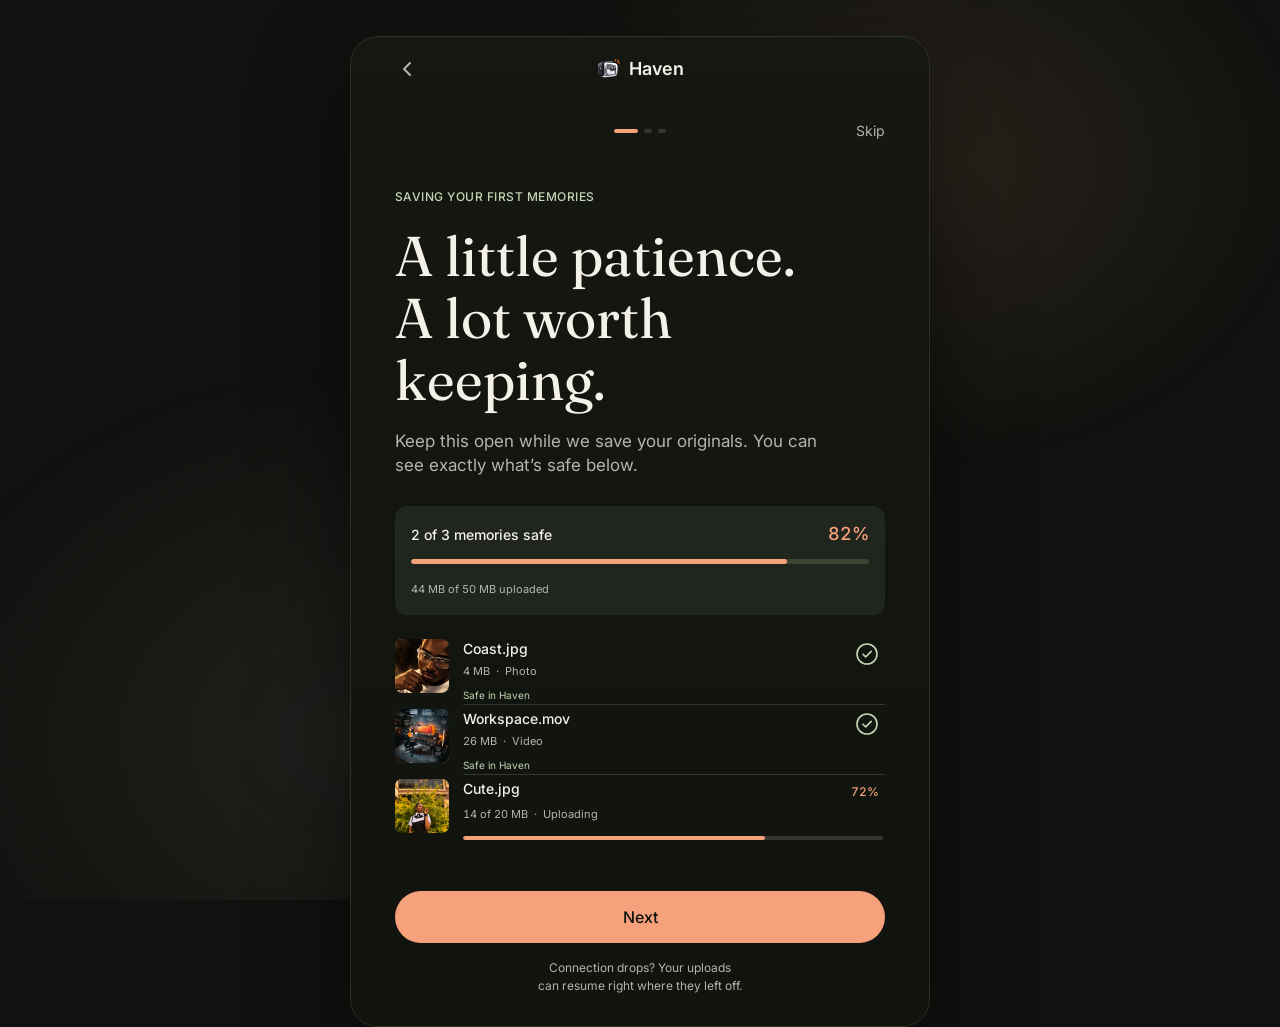
<file: saving-memories.html>
<!doctype html>
<html lang="en">
<head>
<meta charset="utf-8">
<meta name="viewport" content="width=device-width, initial-scale=1, viewport-fit=cover">
<title>Haven Saving Memories</title>
<link rel="stylesheet" href="https://fonts.googleapis.com/css2?family=Fraunces:opsz,wght,SOFT,WONK@9..144,400..700,0,1&family=Inter:wght@400;500;600&display=swap">
<link rel="stylesheet" href="saving-memories.css">
<link rel="stylesheet" href="effects.css">
</head>

<body>
<div class="page">
  <header class="head">
    <button class="back" type="button" id="back" aria-label="Back"><svg viewBox="0 0 24 24" fill="none" stroke="currentColor" stroke-width="2" stroke-linecap="round" stroke-linejoin="round" aria-hidden="true"><path d="m15 18-6-6 6-6"/></svg></button>
    <div class="brand"><img src="assets/icon.webp" alt="" width="24" height="24"><span>Haven</span></div>
  </header>

  <div class="bar">
    <div class="progress" role="img" aria-label="Step 1 of 3"><i class="on"></i><i></i><i></i></div>
    <button class="skip" type="button" id="skip">Skip</button>
  </div>

  <main class="content">
    <p class="eyebrow">Saving your first memories</p>
    <h1><span>A little patience.</span> <span>A lot worth keeping.</span></h1>
    <p class="lede">Keep this open while we save your originals. You can see exactly what’s safe below.</p>

    <section class="overall" aria-label="Overall upload progress">
      <div class="top"><p class="what" id="what">2 of 3 memories safe</p><p class="pct" id="pct">77%</p></div>
      <div class="track" role="progressbar" aria-valuemin="0" aria-valuemax="100" aria-valuenow="77" id="overallBar"><div class="fill" id="overallFill" style="width:77%"></div></div>
      <p class="size" id="size">43 MB of 50 MB uploaded</p>
    </section>

    <ul class="queue" id="queue" aria-label="Uploads">
      <li class="item" data-done="true">
        <span class="thumb"><span class="ph coast"><img src="./assets/Coast.jpg preview.png" alt=""></span></span>
        <p class="name">Coast.jpg</p>
        <span class="state"><svg class="tick" viewBox="0 0 24 24" fill="none" stroke="currentColor" stroke-width="1.6" stroke-linecap="round" stroke-linejoin="round" aria-label="Saved"><circle cx="12" cy="12" r="10"/><path d="m8 12.2 2.7 2.7L16.2 9.4"/></svg></span>
        <p class="meta">4 MB  ·  Photo</p>
        <p class="safe" style="display:block">Safe in Haven</p>
      </li>
      <li class="item" data-done="true">
        <span class="thumb"><span class="ph work"><img src="./assets/Sunday.jpg preview.png" alt=""></span></span>
        <p class="name">Workspace.mov</p>
        <span class="state"><svg class="tick" viewBox="0 0 24 24" fill="none" stroke="currentColor" stroke-width="1.6" stroke-linecap="round" stroke-linejoin="round" aria-label="Saved"><circle cx="12" cy="12" r="10"/><path d="m8 12.2 2.7 2.7L16.2 9.4"/></svg></span>
        <p class="meta">26 MB  ·  Video</p>
        <p class="safe" style="display:block">Safe in Haven</p>
      </li>
      <li class="item" id="live" data-done="false">
        <span class="thumb"><span class="ph cute"><img src="./assets/Mountains.mov preview.png" alt=""></span></span>
        <p class="name">Cute.jpg</p>
        <span class="state"><span class="upct" id="upct">65%</span><span class="tickwrap" id="tickwrap" aria-hidden="true"></span></span>
        <p class="meta" id="liveMeta">13 of 20 MB  ·  Uploading</p>
        <div class="vbar" id="vbar" role="progressbar" aria-label="Cute.jpg" aria-valuemin="0" aria-valuemax="100" aria-valuenow="65"><div class="fill" id="liveFill" style="width:65%"></div></div>
        <p class="safe">Safe in Haven</p>
      </li>
    </ul>
    <p class="sr" id="liveHint">Tap Cute.jpg to pause or resume its upload.</p>
  </main>

  <div class="next">
    <button class="btn" type="button" id="next">Next</button>
    <p class="fine">Connection drops? Your uploads can resume right where they left off.</p>
  </div>
</div>

<div class="toast" id="toast" role="status" aria-live="polite"></div>
<script src="effects.js"></script>
<script src="saving-memories.js"></script>
</body>
</html>
</file>
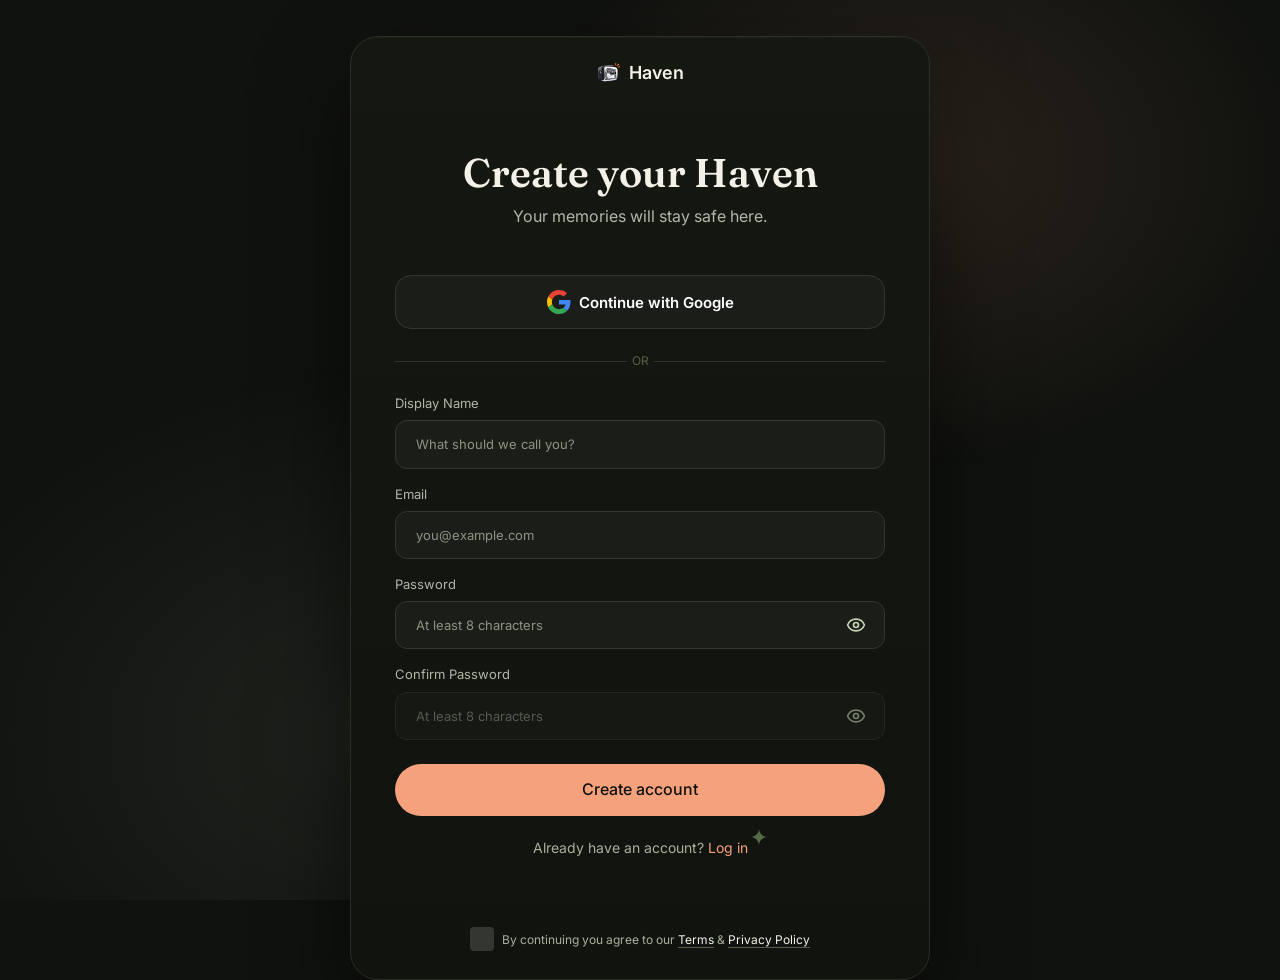
<file: sign-up.html>
<!doctype html>
<html lang="en">
<head>
<meta charset="utf-8">
<meta name="viewport" content="width=device-width, initial-scale=1, viewport-fit=cover">
<title>Haven Sign Up</title>
<link rel="stylesheet" href="https://fonts.googleapis.com/css2?family=Fraunces:opsz,wght,SOFT,WONK@9..144,400..700,0,1&family=Inter:wght@400;500;600&display=swap">
<link rel="stylesheet" href="sign-up.css">
<link rel="stylesheet" href="effects.css">
</head>

<body>
<div class="page">
  <header class="head">
    <a class="brand" href="#" aria-label="Haven"><img src="assets/icon.webp" alt="" width="24" height="24"><span>Haven</span></a>
  </header>

  <div class="intro" id="intro">
    <h1>Create your Haven</h1>
    <p>Your memories will stay safe here.</p>
  </div>

  <form class="signup" id="signup" novalidate>
    <button class="google" type="button" id="google">
      <svg viewBox="0 0 48 48" aria-hidden="true"><path fill="#EA4335" d="M24 9.5c3.54 0 6.71 1.22 9.21 3.6l6.85-6.85C35.9 2.38 30.47 0 24 0 14.62 0 6.51 5.38 2.56 13.22l7.98 6.19C12.43 13.72 17.74 9.5 24 9.5z"/><path fill="#4285F4" d="M46.98 24.55c0-1.57-.15-3.09-.38-4.55H24v9.02h12.94c-.58 2.96-2.26 5.48-4.78 7.18l7.73 6c4.51-4.18 7.09-10.36 7.09-17.65z"/><path fill="#FBBC05" d="M10.53 28.59c-.48-1.45-.76-2.99-.76-4.59s.27-3.14.76-4.59l-7.98-6.19C.92 16.46 0 20.12 0 24c0 3.88.92 7.54 2.56 10.78l7.97-6.19z"/><path fill="#34A853" d="M24 48c6.48 0 11.93-2.13 15.89-5.81l-7.73-6c-2.15 1.45-4.92 2.3-8.16 2.3-6.26 0-11.57-4.22-13.47-9.91l-7.98 6.19C6.51 42.62 14.62 48 24 48z"/></svg>
      Continue with Google
    </button>

    <div class="or" role="separator" aria-label="or"><span>OR</span></div>

    <div class="fields">
      <div class="field" data-field="name">
        <label for="name">Display Name</label>
        <div class="box"><input id="name" name="name" type="text" placeholder="What should we call you?" autocomplete="nickname" maxlength="60" aria-describedby="name-msg"></div>
        <p class="msg" id="name-msg" aria-live="polite"></p>
      </div>
      <div class="field" data-field="email">
        <label for="email">Email</label>
        <div class="box"><input id="email" name="email" type="email" inputmode="email" placeholder="you@example.com" autocomplete="email" aria-describedby="email-msg"></div>
        <p class="msg" id="email-msg" aria-live="polite"></p>
      </div>
      <div class="field" data-field="password">
        <label for="password">Password</label>
        <div class="box has-toggle">
          <input id="password" name="password" type="password" placeholder="At least 8 characters" autocomplete="new-password" aria-describedby="password-msg">
          <button class="reveal" type="button" data-for="password" aria-label="Show password" aria-pressed="false">
            <svg class="on" viewBox="0 0 24 24" fill="none" stroke="currentColor" stroke-width="2" stroke-linecap="round" stroke-linejoin="round" aria-hidden="true"><path d="M2.062 12.348a1 1 0 0 1 0-.696 10.75 10.75 0 0 1 19.876 0 1 1 0 0 1 0 .696 10.75 10.75 0 0 1-19.876 0"/><circle cx="12" cy="12" r="3"/></svg>
            <svg class="off" viewBox="0 0 24 24" fill="none" stroke="currentColor" stroke-width="2" stroke-linecap="round" stroke-linejoin="round" aria-hidden="true"><path d="M10.733 5.076a10.744 10.744 0 0 1 11.205 6.575 1 1 0 0 1 0 .696 10.747 10.747 0 0 1-1.444 2.49"/><path d="M14.084 14.158a3 3 0 0 1-4.242-4.242"/><path d="M17.479 17.499a10.75 10.75 0 0 1-15.417-5.151 1 1 0 0 1 0-.696 10.75 10.75 0 0 1 4.446-5.143"/><path d="m2 2 20 20"/></svg>
          </button>
        </div>
        <div class="meter" id="meter" data-s="0" hidden aria-hidden="true"><i></i><i></i><i></i><i></i></div>
        <p class="hint" id="strength" aria-live="polite"></p>
        <p class="msg" id="password-msg" aria-live="polite"></p>
      </div>
      <div class="field" data-field="confirm">
        <label for="confirm">Confirm Password</label>
        <div class="box has-toggle is-disabled" id="confirm-box">
          <input id="confirm" name="confirm" type="password" placeholder="At least 8 characters" autocomplete="new-password" disabled aria-describedby="confirm-msg">
          <button class="reveal" type="button" data-for="confirm" aria-label="Show confirm password" aria-pressed="false">
            <svg class="on" viewBox="0 0 24 24" fill="none" stroke="currentColor" stroke-width="2" stroke-linecap="round" stroke-linejoin="round" aria-hidden="true"><path d="M2.062 12.348a1 1 0 0 1 0-.696 10.75 10.75 0 0 1 19.876 0 1 1 0 0 1 0 .696 10.75 10.75 0 0 1-19.876 0"/><circle cx="12" cy="12" r="3"/></svg>
            <svg class="off" viewBox="0 0 24 24" fill="none" stroke="currentColor" stroke-width="2" stroke-linecap="round" stroke-linejoin="round" aria-hidden="true"><path d="M10.733 5.076a10.744 10.744 0 0 1 11.205 6.575 1 1 0 0 1 0 .696 10.747 10.747 0 0 1-1.444 2.49"/><path d="M14.084 14.158a3 3 0 0 1-4.242-4.242"/><path d="M17.479 17.499a10.75 10.75 0 0 1-15.417-5.151 1 1 0 0 1 0-.696 10.75 10.75 0 0 1 4.446-5.143"/><path d="m2 2 20 20"/></svg>
          </button>
        </div>
        <p class="msg" id="confirm-msg" aria-live="polite"></p>
      </div>
    </div>

    <div class="actions">
      <button class="create" type="submit" id="create"><span class="spin" id="spin" hidden></span><span id="createLabel">Create account</span></button>
      <a class="signin" href="log-in.html" id="signin">Already have an account? <b>Log in</b>
        <svg class="star" viewBox="0 0 24 24" fill="currentColor" aria-hidden="true"><path d="M12 1.5c.5 5.6 4.9 10 10.5 10.5-5.6.5-10 4.9-10.5 10.5C11.5 16.9 7.1 12.5 1.5 12 7.1 11.5 11.5 7.1 12 1.5z"/></svg>
      </a>
    </div>

    <div class="terms" id="terms">
      <label class="agree">
        <input type="checkbox" id="agree" aria-describedby="agree-msg">
        <span class="tickbox"><svg viewBox="0 0 24 24" fill="none" stroke-width="3.5" stroke-linecap="round" stroke-linejoin="round" aria-hidden="true"><path d="M4 12.5 9.5 18 20 6.5"/></svg></span>
        <span>By continuing you agree to our <a href="#" data-soon="Terms aren't part of this design yet.">Terms</a> &amp; <a href="#" data-soon="The Privacy Policy isn't part of this design yet.">Privacy Policy</a></span>
      </label>
      <p class="msg" id="agree-msg" aria-live="polite"></p>
    </div>
  </form>

</div>

<div class="toast" id="toast" role="status" aria-live="polite"></div>
<script src="effects.js"></script>
<script src="sign-up.js"></script>
</body>
</html>
</file>
<file: styles.css>
/* Layout: one column on phones exactly as designed; hero, gallery, promise and cards open into two or three columns from 900px. */
:root {
  --bg: #10120f;
  --ink: #f4f1e8;
  --muted: #b2b5aa;
  --sage: #c5d5b5;
  --peach: #f5a17b;
  --line: #34372f;
  --deep: #20261d;
  --card: #1b1f17;
  --card-line: #343b2d;
  --phone: #151812;
  --phone-line: #41483a;
  --field: #24291f;
  --tab: #303a2a;
  --tab-mute: #a7b19d;
  --stone: #eae7dc;
  --stone-ink: #1d241a;
  --stone-mid: #58614f;
  --stone-label: #525b49;
  --stone-faint: #555e4d;
  --forest: #1c2817;
  --forest-mid: #42513a;
  --forest-label: #424f37;
  --saved-bg: #1b1e18;
  --saved-line: #555e4d;
  --display: "Fraunces", Georgia, "Times New Roman", serif;
  --sans: "Inter", system-ui, -apple-system, "Segoe UI", sans-serif;
  --sans-alt: "DM Sans", "Inter", system-ui, sans-serif;
  --gutter: 24px;
  color-scheme: dark;
}
*, *::before, *::after { box-sizing: border-box; }
html { scroll-behavior: smooth; scroll-padding-top: 72px; }
body {
  margin: 0;
  background: var(--bg);
  color: var(--ink);
  font-family: var(--sans);
  font-size: 16px;
  line-height: 1.45;
  overflow-x: clip;
  -webkit-font-smoothing: antialiased;
}
body::before {
  content: ""; position: fixed; inset: 0 0 auto; height: env(safe-area-inset-top, 0px);
  background: var(--bg); z-index: 60;
}
img, video { max-width: 100%; display: block; }
a { color: inherit; text-decoration: none; }
button { font: inherit; color: inherit; cursor: pointer; }
p, h1, h2, h3 { margin: 0; }
:focus-visible { outline: 2px solid var(--peach); outline-offset: 3px; }

.wrap {
  width: 100%; max-width: 1180px; margin-inline: auto;
  padding-left: max(var(--gutter), env(safe-area-inset-left, 0px));
  padding-right: max(var(--gutter), env(safe-area-inset-right, 0px));
}
.display { font-family: var(--display); font-variation-settings: "SOFT" 0, "WONK" 1; font-weight: 400; }
.eyebrow { font-size: 11px; line-height: 1.4; letter-spacing: .08em; text-transform: uppercase; color: var(--sage); }

/* Header */
.top { position: sticky; top: env(safe-area-inset-top, 0px); z-index: 50; background: var(--bg); }
.bar { display: flex; align-items: center; justify-content: space-between; height: 58px; }
.brand { display: flex; align-items: center; gap: 8px; font-weight: 600; font-size: 18px; }
.brand img { width: 24px; height: 24px; object-fit: cover; mix-blend-mode: lighten; }
.login { font-weight: 500; font-size: 14px; padding: 10px 4px; }
.login:hover { color: var(--peach); }

/* Hero */
.hero-band { overflow-x: clip; }
.hero { display: grid; gap: 16px; padding-block: 28px 32px; }
.hero-copy { display: flex; flex-direction: column; gap: 16px; min-width: 0; }
.kicker { display: flex; align-items: center; gap: 8px; font-size: 12px; color: var(--sage); }
.kicker svg { width: 20px; height: 20px; flex: none; }
.hero h1 { display: flex; flex-direction: column; gap: 4px; font-size: clamp(36px, 5.2vw, 68px); }
.hero h1 .a { font-weight: 600; line-height: 1.2; text-wrap: balance; }
.hero h1 .b { font-weight: 700; color: var(--peach); letter-spacing: .04em; line-height: 1.33; text-wrap: balance; }
.hero .lede { color: var(--muted); font-size: 16px; line-height: 1.4; max-width: 30em; margin-top: 4px; }
.actions { display: flex; flex-direction: column; gap: 16px; }
.btn {
  display: inline-flex; align-items: center; justify-content: center; gap: 0;
  height: 52px; padding: 10px 28px; border-radius: 28px; border: 1px solid transparent;
  font-weight: 500; font-size: 15px; line-height: 1.25; text-align: center;
  transition: transform .18s ease, background-color .18s ease, border-color .18s ease;
}
.btn:active { transform: scale(.98); }
.btn.primary { background: var(--peach); color: var(--bg); }
.btn.primary svg { width: 24px; height: 24px; transition: transform .2s ease; }
.btn.primary:hover { background: #f7b190; }
.btn.primary:hover svg { transform: translate(2px, -2px); }
.btn.ghost { background: var(--card); border-color: var(--line); color: var(--ink); height: 54px; }
.btn.ghost:hover { border-color: #5d6253; background: #20241b; }
.fine { font-size: 12px; color: var(--muted); }

.collage { position: relative; width: 100%; max-width: 560px; aspect-ratio: 354 / 330; margin-top: 4px; container-type: inline-size; justify-self: center; }
.print {
  position: absolute; padding: 0; border: 0; background: none; z-index: 1;
  filter: drop-shadow(0 8px 12px rgba(0, 0, 0, .45));
  transition: transform .25s cubic-bezier(.2, .8, .3, 1), filter .25s ease;
  animation: settle .7s cubic-bezier(.2, .8, .3, 1) backwards;
}
.print img { width: 100%; height: auto; pointer-events: none; }
.print:hover, .print:focus-visible { transform: translateY(-6px) scale(1.04); filter: drop-shadow(0 14px 18px rgba(0, 0, 0, .55)); z-index: 5; }
.print.front { z-index: 6; }
.p1 { left: -4.8%;  top: 3.63%;  width: 36.01%; animation-delay: .05s; }
.p2 { left: -5.18%; top: 51.52%; width: 35.6%;  animation-delay: .12s; }
.p3 { left: 23.3%;  top: 13.64%; width: 51.77%; animation-delay: .19s; }
.p4 { left: 70.65%; top: 1.82%;  width: 35.16%; animation-delay: .26s; }
.p5 { left: 74.29%; top: 44.87%; width: 35.72%; animation-delay: .33s; }
@keyframes settle { from { transform: translateY(16px) scale(.97); } }
.saved {
  position: absolute; left: 10.17%; top: 69.09%; width: 79.66%; z-index: 20;
  display: flex; align-items: center; gap: 12px; padding: 10px 14px 10px 14px;
  background: var(--saved-bg); border: 1px solid var(--saved-line); border-radius: 12px;
  box-shadow: 0 10px 24px rgba(0, 0, 0, .35);
  animation: settle .7s .5s cubic-bezier(.2, .8, .3, 1) backwards;
}
.saved .tick {
  flex: none; width: 26px; text-align: center; font-family: var(--sans-alt); font-size: clamp(22px, 6.8cqw, 30px); line-height: 1.2; color: var(--sage);
  animation: pop .5s .9s cubic-bezier(.3, 1.6, .5, 1) backwards;
}
@keyframes pop { from { transform: scale(.4); } }
.saved b { display: block; font-weight: 500; font-size: clamp(15px, 4.2cqw, 19px); line-height: 1.4; }
.saved small { display: block; font-size: clamp(10px, 2.9cqw, 13px); color: var(--muted); line-height: 1.4; }

/* Promise */
.promise { background: var(--deep); }
.promise .wrap { display: grid; gap: 22px; padding-block: 48px; }
.promise h2 { font-size: clamp(43px, 5.4vw, 72px); line-height: 1.1; text-wrap: balance; }
.promise p.body { color: var(--muted); font-size: 16px; line-height: 1.5; max-width: 34em; }

/* How it works */
.how .wrap { display: grid; gap: 24px; padding-block: 48px; }
.how h2 { font-size: clamp(43px, 5.4vw, 72px); line-height: 1.1; text-wrap: balance; max-width: 14em; }
.how .sub { color: var(--muted); line-height: 1.4; }
.steps { display: grid; gap: 24px; margin: 0; padding: 0; list-style: none; }
.step { display: flex; flex-direction: column; gap: 12px; padding-top: 24px; padding-bottom: 4px; border-top: 1px solid var(--line); transition: border-color .25s ease; }
.step:hover { border-top-color: var(--peach); }
.step .n { font-size: 13px; line-height: 1.4; color: var(--peach); font-variant-numeric: tabular-nums; }
.step h3 { font-weight: 400; font-size: 23px; line-height: 1.25; }
.step p { font-size: 15px; line-height: 1.4; color: var(--muted); }

/* Gallery */
.gallery { background: var(--stone); color: var(--stone-ink); }
.gallery .wrap { display: grid; gap: 22px; padding-block: 48px; }
.gallery .eyebrow { color: var(--stone-label); line-height: 1.45; }
.gallery h2 { font-size: clamp(44px, 5.4vw, 72px); line-height: 1.1; text-wrap: balance; }
.gallery .lede { color: var(--stone-mid); line-height: 1.45; }
.gallery .desc { color: var(--stone-mid); font-size: 14px; line-height: 1.5; text-align: center; }
.phone-col { display: flex; flex-direction: column; gap: 22px; align-items: center; min-width: 0; }
.phone {
  width: 100%; max-width: 420px; min-height: 595px; padding: 21px 17px 20px;
  background: var(--phone); border: 1px solid var(--phone-line); border-radius: 16px; color: var(--ink);
  display: flex; flex-direction: column; min-width: 0;
}
.phone-head { display: flex; align-items: center; justify-content: space-between; gap: 12px; }
.phone h3 { font-size: 30px; line-height: 1.2; font-weight: 400; }
.add {
  width: 50px; height: 46px; border-radius: 23px; border: 0; background: var(--peach); color: var(--bg);
  font-family: var(--sans-alt); font-weight: 500; font-size: 26px; line-height: 1; padding-bottom: 3px;
  transition: transform .18s ease, background-color .18s ease;
}
.add:hover { background: #f7b190; transform: rotate(90deg); }
.search { margin-top: 20px; }
.search input {
  width: 100%; height: 44px; border: 0; border-radius: 8px; background: var(--field); color: var(--ink);
  padding: 0 16px; font-family: var(--sans-alt); font-size: 13px; outline-offset: 2px;
}
.search input::placeholder { color: var(--muted); opacity: 1; }
.tabs { display: flex; gap: 4px; margin-top: 12px; }
.tab {
  height: 44px; padding: 0 22px; border-radius: 22px; border: 0; background: transparent; color: var(--tab-mute);
  font-family: var(--sans-alt); font-size: 12px; transition: background-color .2s ease, color .2s ease;
}
.tab:hover { color: var(--ink); }
.tab[aria-selected="true"] { background: var(--tab); color: var(--ink); font-weight: 500; }
.month { display: flex; align-items: baseline; justify-content: space-between; gap: 12px; margin-top: 18px; font-family: var(--sans-alt); }
.month b { font-weight: 400; font-size: 16px; color: #e9ecdf; }
.month span { font-size: 10px; color: var(--sage); white-space: pre; }
.tagline { margin-top: 8px; font-family: var(--sans-alt); font-size: 12px; color: var(--tab-mute); }
.grid { display: grid; grid-template-columns: 1fr 1fr; grid-auto-rows: 100px; grid-auto-flow: dense; gap: 8px; margin-top: 21px; }
.tile { position: relative; padding: 0; border: 0; border-radius: 5px; overflow: hidden; background: var(--field); }
.tile.tall { grid-row: span 2; }
.tile img, .tile video { width: 100%; height: 100%; object-fit: cover; transition: transform .35s ease; }
.tile:hover img, .tile:hover video { transform: scale(1.05); }
.tile .cap {
  position: absolute; inset: auto 0 0; padding: 18px 8px 7px; text-align: left; font-family: var(--sans-alt); font-size: 11px; line-height: 1.3;
  background: linear-gradient(to top, rgba(0, 0, 0, .7), transparent); opacity: 0; transition: opacity .2s ease;
}
.tile:hover .cap, .tile:focus-visible .cap { opacity: 1; }
.empty { margin-top: 28px; padding: 28px 12px; text-align: center; font-family: var(--sans-alt); font-size: 13px; color: var(--tab-mute); border: 1px dashed var(--phone-line); border-radius: 8px; }
.samplelabel { font-size: 11px; line-height: 1.45; text-align: center; color: var(--stone-faint); }

/* Always yours */
.yours .wrap { display: grid; gap: 24px; padding-block: 48px; }
.yours h2 { font-size: clamp(44px, 5.4vw, 72px); line-height: 1.1; text-wrap: balance; }
.cards { display: grid; gap: 24px; }
.fact { display: flex; flex-direction: column; gap: 18px; padding: 28px 24px; background: var(--card); border: 1px solid transparent; border-radius: 12px; transition: border-color .25s ease, transform .25s ease; }
.fact:hover { border-color: var(--card-line); transform: translateY(-3px); }
.fact .big { font-size: 44px; line-height: 1.1; color: var(--sage); }
.fact .big.sm { font-size: 38px; }
.fact hr { width: 100%; margin: 0; border: 0; height: 1px; background: var(--card-line); }
.fact h3 { font-weight: 400; font-size: 21px; line-height: 1.25; }
.fact p { font-size: 15px; line-height: 1.45; color: var(--muted); }
.fact .tag { font-size: 9px; letter-spacing: .1em; line-height: 1.45; color: var(--sage); margin-top: auto; }

/* Start keeping */
.start { background: var(--sage); color: var(--forest); text-align: center; }
.start .wrap { display: flex; flex-direction: column; align-items: center; gap: 26px; padding-block: 48px; }
.start .eyebrow { color: var(--forest-label); font-weight: 500; font-size: 10px; line-height: 1.45; }
.start h2 { font-size: clamp(58px, 8vw, 104px); line-height: 1.05; color: var(--forest); text-wrap: balance; max-width: 10em; }
.start .lede { font-size: 16px; line-height: 1.45; color: var(--forest-mid); }
.start .btn { width: 100%; max-width: 420px; height: 56px; background: var(--forest); color: var(--ink); border: 0; }
.start .btn:hover { background: #26361f; }
.start .note { font-size: 12px; line-height: 1.5; color: var(--forest-mid); }
.start :focus-visible { outline-color: var(--forest); }

/* Footer */
.foot .wrap { display: grid; gap: 20px; padding-block: 48px; }
.foot .mark { font-weight: 700; font-size: 32px; line-height: 1.45; }
.foot .tagline2 { color: var(--muted); font-size: 14px; line-height: 1.45; }
.links { display: grid; grid-template-columns: 1fr 1fr; gap: 12px 12px; }
.links a { display: flex; align-items: center; height: 44px; font-size: 14px; }
.links a:hover { color: var(--peach); }
.foot hr { width: 100%; margin: 0; border: 0; height: 1px; background: var(--line); }
.foot .legal { font-size: 12px; line-height: 1.45; color: var(--muted); }

/* Viewer + toast */
dialog.viewer { width: min(92vw, 640px); max-height: 90vh; padding: 0; border: 1px solid var(--phone-line); border-radius: 14px; background: var(--phone); color: var(--ink); overflow: hidden; }
dialog.viewer::backdrop { background: rgba(8, 10, 7, .8); }
.viewer figure { margin: 0; }
.viewer .media { background: #0b0d0a; display: grid; place-items: center; max-height: 72vh; }
.viewer .media img, .viewer .media video { max-height: 72vh; width: auto; max-width: 100%; object-fit: contain; }
.viewer figcaption { padding: 14px 18px; font-family: var(--display); font-variation-settings: "SOFT" 0, "WONK" 1; font-size: 20px; }
.viewer .x { position: absolute; top: 10px; right: 10px; width: 40px; height: 40px; border-radius: 20px; border: 0; background: rgba(16, 18, 15, .75); font-size: 20px; line-height: 1; }
.toast {
  position: fixed; left: 50%; bottom: calc(20px + env(safe-area-inset-bottom, 0px)); z-index: 80;
  max-width: calc(100vw - 32px); padding: 12px 18px; border-radius: 24px;
  background: var(--ink); color: var(--bg); font-size: 14px; font-weight: 500; text-align: center;
  transform: translate(-50%, 24px); opacity: 0; pointer-events: none; transition: transform .3s ease, opacity .3s ease;
}
.toast.on { transform: translate(-50%, 0); opacity: 1; }
.sr { position: absolute; width: 1px; height: 1px; overflow: hidden; clip: rect(0 0 0 0); white-space: nowrap; }

/* Tablet and up */
@media (min-width: 640px) {
  .actions { flex-direction: row; align-items: center; flex-wrap: wrap; }
  .btn { min-width: 220px; }
  .steps, .cards { grid-template-columns: repeat(3, 1fr); }
  .links { display: flex; gap: 32px; }
}
@media (max-width: 899px) and (min-width: 640px) {
  .steps, .cards { grid-template-columns: 1fr; }
  .collage { max-width: 520px; }
}
@media (min-width: 900px) {
  :root { --gutter: 40px; }
  .hero { grid-template-columns: minmax(0, 1.05fr) minmax(0, 1fr); align-items: center; gap: 72px; padding-block: 72px 80px; }
  .hero h1 .b { letter-spacing: .03em; }
  .hero .lede { font-size: 18px; }
  .collage { justify-self: end; margin-top: 0; }
  .steps, .cards { grid-template-columns: repeat(3, 1fr); }
  .promise .wrap { grid-template-columns: minmax(0, 1.25fr) minmax(0, 1fr); column-gap: 80px; row-gap: 22px; padding-block: 96px; align-items: end; }
  .promise .eyebrow { grid-column: 1 / -1; }
  .how .wrap { padding-block: 96px; gap: 32px; }
  .steps { gap: 40px; margin-top: 16px; }
  .gallery .wrap { grid-template-columns: minmax(0, 1fr) minmax(0, 420px); column-gap: 96px; row-gap: 22px; padding-block: 96px; align-items: start; grid-template-areas: "label phone" "title phone" "lede phone" "desc phone"; grid-template-rows: auto auto auto 1fr; }
  .gallery .eyebrow { grid-area: label; }
  .gallery h2 { grid-area: title; }
  .gallery .lede { grid-area: lede; max-width: 28em; font-size: 18px; }
  .gallery .phone-col { grid-area: phone; }
  .gallery .desc { grid-area: desc; text-align: left; align-self: start; max-width: 28em; font-size: 15px; }
  .yours .wrap { padding-block: 96px; gap: 40px; }
  .start .wrap { padding-block: 112px; }
  .foot .wrap { grid-template-columns: 1fr auto; column-gap: 48px; align-items: start; grid-template-areas: "mark links" "tag links" "rule rule" "legal legal"; padding-block: 64px; }
  .foot .mark { grid-area: mark; }
  .foot .tagline2 { grid-area: tag; }
  .foot .links { grid-area: links; align-self: center; }
  .foot hr { grid-area: rule; }
  .foot .legal { grid-area: legal; }
}
@media (prefers-reduced-motion: reduce) {
  html { scroll-behavior: auto; }
  *, *::before, *::after { animation: none !important; transition: none !important; }
}
</file>
<file: effects.css>
/* Shared by every Haven screen: desktop and tablet card layout, cursor glow, ripple, shimmer, reveal, confetti. */

/* Ambient glow that follows the pointer (JS sets --mx / --my) */
.fx-glow {
  position: fixed; inset: 0; z-index: -1; pointer-events: none;
  background:
    radial-gradient(560px 440px at var(--mx, 72%) var(--my, 18%), rgba(245, 161, 123, .11), transparent 70%),
    radial-gradient(680px 540px at calc(100vw - var(--mx, 72%)) calc(100vh - var(--my, 18%)), rgba(197, 213, 181, .08), transparent 70%);
}

/* Press ripple */
.fx-r { position: relative; overflow: hidden; }
.fx-ripple {
  position: absolute; border-radius: 50%; background: rgba(255, 255, 255, .32); pointer-events: none;
  transform: scale(0); animation: fx-rip .65s ease-out forwards;
}
@keyframes fx-rip { to { transform: scale(1); opacity: 0; } }

/* Progress bars shimmer */
.fill { position: relative; overflow: hidden; }
.fill::after {
  content: ""; position: absolute; inset: 0; transform: translateX(-100%);
  background: linear-gradient(90deg, transparent, rgba(255, 255, 255, .35), transparent);
  animation: fx-shim 1.8s ease-in-out infinite;
}
@keyframes fx-shim { to { transform: translateX(100%); } }

/* Scroll reveal: items stay visible unless JS has marked them as below the fold */
.fx-pre { opacity: 0; }

/* Tilt targets ease back smoothly */
[data-tilt] { transition: transform .18s ease-out; will-change: transform; }
[data-magnetic] { transition: translate .2s ease-out, background-color .18s ease, transform .18s ease; }

/* Spotlight on cards */
[data-spot] { background-image: radial-gradient(260px circle at var(--sx, -200px) var(--sy, -200px), rgba(245, 161, 123, .12), transparent 70%); }

/* Scroll progress (landing) */
.fx-prog {
  position: fixed; left: 0; right: 0; top: env(safe-area-inset-top, 0px); height: 3px; z-index: 70;
  background: var(--peach, #f5a17b); transform: scaleX(0); transform-origin: 0 50%; pointer-events: none;
}

/* Confetti pieces */
.fx-bit { position: fixed; z-index: 95; pointer-events: none; will-change: transform, opacity; }

/* Tablet and up: the app screens sit in a rounded card on the dark page */
@media (min-width: 640px) {
  .page {
    --gutter: 44px;
    max-width: 540px;
    margin-block: clamp(20px, 4vh, 48px);
    min-height: min(900px, calc(100svh - clamp(40px, 8vh, 96px)));
    border: 1px solid #2a2e25; border-radius: 28px;
    background: linear-gradient(180deg, #151811, #11140e);
    box-shadow: 0 40px 90px rgba(0, 0, 0, .5), inset 0 1px 0 rgba(255, 255, 255, .03);
  }
}
@media (min-width: 1280px) {
  .page { max-width: 580px; }
}
@media (max-height: 640px) and (min-width: 640px) {
  .page { min-height: 0; margin-block: 16px; }
}

@media (prefers-reduced-motion: reduce) {
  .fx-glow, .fx-prog { display: none; }
  .fill::after { animation: none; display: none; }
  [data-tilt], [data-magnetic] { transition: none; }
}
</file>
<file: albums-empty.css>
/* Layout: phones get a sticky header, one column and a bottom tab bar. From 900px the tab bar becomes a left sidebar and the content opens into two columns (On this day on the left, Recent and storage on the right). */
:root {
  --bg: #10120f;
  --ink: #f4f1e8;
  --muted: #b2b5aa;
  --sage: #c5d5b5;
  --peach: #f5a17b;
  --peach-hover: #f7b190;
  --surface: #1b1e18;
  --line: #34372f;
  --tile: #34372f;
  --nav-off: #7b8472;
  --display: "Fraunces", Georgia, "Times New Roman", serif;
  --sans: "Inter", system-ui, -apple-system, "Segoe UI", sans-serif;
  --sans-alt: "DM Sans", "Inter", system-ui, sans-serif;
  --gutter: 24px;
  --tabs: 84px;
  color-scheme: dark;
}
*, *::before, *::after { box-sizing: border-box; }
body {
  margin: 0; background: var(--bg); color: var(--ink);
  font-family: var(--sans); font-size: 16px; line-height: 1.4;
  overflow-x: clip; -webkit-font-smoothing: antialiased;
}
img, svg, video { max-width: 100%; }
p, h1, h2 { margin: 0; }
button { font: inherit; color: inherit; cursor: pointer; background: none; border: 0; padding: 0; }
a { color: inherit; text-decoration: none; }
:focus-visible { outline: 2px solid var(--peach); outline-offset: 3px; }
.sr { position: absolute; width: 1px; height: 1px; overflow: hidden; clip: rect(0 0 0 0); white-space: nowrap; }
.pad {
  padding-left: max(var(--gutter), env(safe-area-inset-left, 0px));
  padding-right: max(var(--gutter), env(safe-area-inset-right, 0px));
}

.app { min-height: 100svh; }
.side { display: none; }
.main { min-width: 0; padding-bottom: calc(var(--tabs) + env(safe-area-inset-bottom, 0px)); }

/* Top bar */
.top { position: sticky; top: env(safe-area-inset-top, 0px); z-index: 40; background: var(--bg); }
.top-in { display: flex; align-items: center; justify-content: space-between; height: 64px; max-width: 1180px; margin-inline: auto; }
.brand { display: flex; align-items: center; gap: 8px; font-weight: 600; font-size: 18px; }
.brand img { width: 24px; height: 24px; object-fit: cover; mix-blend-mode: lighten; }
.avatar {
  display: grid; place-items: center; width: 32px; height: 32px; border-radius: 50%;
  background: linear-gradient(145deg, #f5a17b, #8a5a3d); color: var(--bg); font-weight: 700; font-size: 14px;
  transition: transform .2s ease, box-shadow .2s ease;
}
.avatar:hover { transform: scale(1.08); box-shadow: 0 0 0 3px rgba(245, 161, 123, .3); }

.top { border-bottom: 1px solid transparent; transition: border-color .2s ease; }
.top.scrolled { border-bottom-color: #22261e; }
.title { font-weight: 600; font-size: 17px; line-height: 1.2; }
.acts { display: flex; align-items: center; gap: 4px; margin-right: -10px; position: relative; }
.ic { display: grid; place-items: center; width: 44px; height: 44px; border-radius: 22px; color: var(--ink); transition: background-color .2s ease, transform .2s ease; }
.ic svg { width: 24px; height: 24px; }
.ic:hover { background: var(--surface); }
.ic:active { transform: scale(.92); }
.ic[aria-expanded="true"] { background: var(--surface); color: var(--peach); }
.menu {
  position: absolute; right: 10px; top: 48px; z-index: 60; min-width: 200px; padding: 6px; border: 1px solid var(--line); border-radius: 14px; background: var(--surface);
  box-shadow: 0 18px 40px -12px rgba(0, 0, 0, .7); transform-origin: top right; transform: scale(.92); opacity: 0; pointer-events: none; transition: transform .18s ease, opacity .18s ease;
}
.menu.on { transform: none; opacity: 1; pointer-events: auto; }
.menu button { display: flex; align-items: center; gap: 12px; width: 100%; padding: 11px 12px; border-radius: 9px; font-size: 14px; text-align: left; color: var(--ink); }
.menu button:hover { background: #262b21; }
.menu svg { width: 18px; height: 18px; color: var(--muted); }

.searchrow { display: grid; grid-template-rows: 0fr; transition: grid-template-rows .25s ease; }
.searchrow.on { grid-template-rows: 1fr; }
.searchrow > div { overflow: hidden; min-height: 0; }
.field { display: flex; align-items: center; gap: 10px; height: 44px; margin-bottom: 8px; padding: 0 14px; border: 1px solid var(--line); border-radius: 22px; background: var(--surface); color: var(--muted); }
.field:focus-within { border-color: var(--peach); }
.field svg { flex: none; width: 18px; height: 18px; }
.field input { flex: 1; min-width: 0; height: 100%; border: 0; outline: 0; background: none; color: var(--ink); font: inherit; font-size: 15px; }
.field input::placeholder { color: rgba(178, 181, 170, .6); }
.field button { color: var(--muted); font-size: 13px; padding: 6px 0 6px 8px; }

.filters { display: flex; gap: 16px; padding-block: 12px 4px; overflow-x: auto; scrollbar-width: none; }
.filters::-webkit-scrollbar { display: none; }
.chip { flex: none; padding: 4px 12px; border-radius: 12px; background: #20261d; color: rgba(178, 181, 170, .6); font-weight: 500; font-size: 14px; line-height: 1.25; transition: background-color .2s ease, color .2s ease, transform .2s ease; }
.chip:hover { color: var(--ink); }
.chip:active { transform: scale(.94); }
.chip[aria-pressed="true"] { background: var(--peach); color: #111; }

.bar2 { max-width: 1180px; margin-inline: auto; }
.lib { max-width: 1180px; margin-inline: auto; padding-block: 16px 24px; }
.grid { display: grid; grid-template-columns: repeat(2, minmax(0, 1fr)); gap: 8px; }
.m {
  position: relative; display: block; width: 100%; aspect-ratio: 1; border-radius: 12px; overflow: hidden; background: var(--surface); text-align: left;
  animation: rise .5s cubic-bezier(.2, .8, .3, 1) backwards; animation-delay: calc(var(--i, 0) * 45ms);
  transition: transform .25s cubic-bezier(.2, .8, .3, 1), box-shadow .25s ease;
}
@keyframes rise { from { opacity: 0; transform: translateY(14px) scale(.96); } }
.m:hover { transform: translateY(-3px); box-shadow: 0 16px 30px -16px rgba(0, 0, 0, .85); }
.m img, .m .ph, .m video { position: absolute; inset: 0; width: 100%; height: 100%; object-fit: cover; transition: transform .6s cubic-bezier(.2, .8, .3, 1); }
.m:hover img, .m:hover .ph { transform: scale(1.06); }
.m::after { content: ""; position: absolute; inset: 0; background: linear-gradient(180deg, rgba(0, 0, 0, 0) 45%, rgba(0, 0, 0, .85)); pointer-events: none; }
.m .lbl { position: absolute; left: 10px; bottom: 10px; z-index: 1; font-weight: 500; font-size: 12px; line-height: 1.25; color: var(--muted); }
.m .dur { position: absolute; right: 6px; bottom: 6px; z-index: 1; display: flex; align-items: center; gap: 3px; height: 21px; padding: 0 6px 0 4px; border-radius: 5px; background: var(--surface); font-family: var(--sans-alt); font-size: 10px; line-height: 1; }
.m .dur svg { width: 12px; height: 12px; }
.m .sel { position: absolute; right: 8px; top: 8px; z-index: 2; display: grid; place-items: center; width: 24px; height: 24px; border-radius: 12px; border: 2px solid rgba(244, 241, 232, .8); background: rgba(16, 18, 15, .35); color: transparent; opacity: 0; transform: scale(.6); transition: opacity .2s ease, transform .2s cubic-bezier(.3, 1.6, .5, 1), background-color .2s ease; }
.m .sel svg { width: 14px; height: 14px; }
.selecting .m .sel { opacity: 1; transform: none; }
.m[aria-checked="true"] { box-shadow: inset 0 0 0 3px var(--peach); }
.m[aria-checked="true"] .sel { background: var(--peach); border-color: var(--peach); color: var(--bg); }
.m[aria-checked="true"] img, .m[aria-checked="true"] .ph { transform: scale(.92); border-radius: 8px; }
.empty { display: grid; justify-items: center; gap: 8px; padding: 72px 0; text-align: center; }
.empty[hidden] { display: none; }
.empty b { font-family: var(--display); font-variation-settings: "SOFT" 0, "WONK" 1; font-weight: 400; font-size: 18px; }
.empty span { font-size: 13px; color: var(--muted); }

/* Stand-ins for photos not yet placed */
.ph.a { background: radial-gradient(34% 30% at 50% 38%, #3b2c24 0 60%, transparent 62%), radial-gradient(70% 55% at 50% 100%, #1a1a18 0 55%, transparent 57%), #090908; }
.ph.b { background: radial-gradient(14% 12% at 62% 46%, #05070f 0 70%, transparent 72%), radial-gradient(20% 24% at 62% 66%, #05070f 0 70%, transparent 72%), radial-gradient(90% 80% at 55% 45%, #2557c4 0%, #0f2a66 45%, #050a1c 100%); }
.ph.c { background: radial-gradient(28% 30% at 34% 56%, #8a5136 0 70%, transparent 72%), radial-gradient(28% 30% at 66% 52%, #6d3d29 0 70%, transparent 72%), linear-gradient(140deg, #e29a44, #c4586c 50%, #5c3560); }

/* Selection bar */
.selbar {
  position: fixed; left: 0; right: 0; bottom: 0; z-index: 70; background: var(--surface); border-top: 1px solid var(--line);
  padding-bottom: env(safe-area-inset-bottom, 0px); transform: translateY(110%); transition: transform .3s cubic-bezier(.2, .8, .3, 1);
}
.selecting .selbar { transform: none; }
.selbar-in { display: flex; align-items: center; gap: 12px; max-width: 1180px; margin-inline: auto; height: 68px; }
.selbar b { margin-right: auto; font-weight: 500; font-size: 15px; font-variant-numeric: tabular-nums; }
.pillbtn { height: 40px; padding: 0 18px; border-radius: 20px; font-weight: 500; font-size: 14px; background: #262b21; color: var(--ink); transition: background-color .2s ease, transform .2s ease; }
.pillbtn:hover { background: #2f352a; }
.pillbtn.go { background: var(--peach); color: var(--bg); }
.pillbtn.go:hover { background: var(--peach-hover); }
.pillbtn:disabled { opacity: .4; pointer-events: none; }
.toast .undo { margin-left: 14px; font-weight: 600; color: #b5532b; }

/* Viewer nav */
.viewer .nav2 { position: absolute; top: 50%; z-index: 2; width: 44px; height: 44px; margin-top: -22px; border-radius: 22px; background: rgba(16, 18, 15, .7); display: grid; place-items: center; }
.viewer .nav2 svg { width: 22px; height: 22px; }
.viewer .nav2.p { left: 10px; } .viewer .nav2.n { right: 10px; }
.viewer .ph { width: min(80vw, 480px); aspect-ratio: 1; }
.viewer figure { position: relative; }
/* Bottom tab bar */
.tabs {
  position: fixed; left: 0; right: 0; bottom: 0; z-index: 50; background: var(--bg);
  padding-bottom: env(safe-area-inset-bottom, 0px);
}
.tabs-in { display: grid; grid-template-columns: repeat(5, 1fr); align-items: center; max-width: 560px; margin-inline: auto; padding-block: 11px; }
.tab { display: flex; flex-direction: column; align-items: center; gap: 6px; padding: 4px 0; color: var(--nav-off); font-weight: 500; font-size: 12px; line-height: 1.25; transition: color .2s ease; }
.tab svg { width: 24px; height: 24px; }
.tab:hover { color: var(--ink); }
.tab .pill { display: grid; place-items: center; width: 50px; height: 32px; border-radius: 16px; transition: background-color .25s ease, color .25s ease; }
.tab[aria-current="page"] { color: var(--peach); font-weight: 600; font-family: var(--sans-alt); }
.tab[aria-current="page"] .pill { background: var(--peach); color: var(--bg); }
.add {
  justify-self: center; display: grid; place-items: center; width: 54px; height: 54px; border-radius: 16px; background: var(--surface); color: var(--ink);
  transition: transform .2s ease, background-color .2s ease;
}
.add svg { width: 32px; height: 32px; }
.add:hover { background: #262b21; transform: translateY(-2px) rotate(90deg); }

/* Viewer + toast */
dialog.viewer { width: min(92vw, 640px); max-height: 90vh; padding: 0; border: 1px solid var(--line); border-radius: 14px; background: var(--surface); color: var(--ink); overflow: hidden; }
dialog.viewer::backdrop { background: rgba(8, 10, 7, .8); }
.viewer .media { background: #0b0d0a; display: grid; place-items: center; max-height: 76vh; }
.viewer .media img, .viewer .media video { max-height: 76vh; width: auto; max-width: 100%; object-fit: contain; }
.viewer .x { position: absolute; top: 10px; right: 10px; width: 40px; height: 40px; border-radius: 20px; background: rgba(16, 18, 15, .75); font-size: 20px; line-height: 1; }
.viewer figcaption { padding: 12px 16px; font-family: var(--display); font-variation-settings: "SOFT" 0, "WONK" 1; font-size: 18px; }
.viewer figure { margin: 0; }
.toast {
  position: fixed; left: 50%; bottom: calc(var(--tabs) + 16px + env(safe-area-inset-bottom, 0px)); z-index: 80;
  max-width: calc(100vw - 32px); padding: 12px 18px; border-radius: 24px; background: var(--ink); color: var(--bg);
  font-size: 14px; font-weight: 500; text-align: center;
  transform: translate(-50%, 24px); opacity: 0; pointer-events: none; transition: transform .3s ease, opacity .3s ease;
}
.toast.on { transform: translate(-50%, 0); opacity: 1; }
.pick { position: absolute; width: 1px; height: 1px; opacity: 0; pointer-events: none; }

.toast { bottom: calc(var(--tabs) + 16px + env(safe-area-inset-bottom, 0px)); }
.selecting .toast { bottom: calc(84px + env(safe-area-inset-bottom, 0px)); }

@media (min-width: 640px) {
  :root { --gutter: 40px; }
  .title { font-size: 20px; }
  .top-in { height: 72px; }
  .grid { grid-template-columns: repeat(3, minmax(0, 1fr)); gap: 12px; }
  .m .lbl { font-size: 13px; }
}
@media (min-width: 900px) {
  :root { --gutter: 48px; --tabs: 0px; }
  .app { display: grid; grid-template-columns: 248px minmax(0, 1fr); }
  .side { position: sticky; top: 0; align-self: start; height: 100svh; display: flex; flex-direction: column; gap: 28px; padding: 28px 20px; border-right: 1px solid #22261e; background: linear-gradient(180deg, #121510, #10120f); }
  .side .brand { padding: 4px 10px; font-size: 20px; }
  .side nav { display: flex; flex-direction: column; gap: 4px; }
  .nav { display: flex; align-items: center; gap: 14px; width: 100%; padding: 12px 14px; border-radius: 14px; color: var(--nav-off); font-weight: 500; font-size: 15px; transition: background-color .2s ease, color .2s ease; }
  .nav svg { width: 22px; height: 22px; }
  .nav:hover { background: var(--surface); color: var(--ink); }
  .nav[aria-current="page"] { background: rgba(245, 161, 123, .14); color: var(--peach); font-weight: 600; }
  .side .cta { display: flex; align-items: center; justify-content: center; gap: 10px; height: 48px; margin-top: 4px; border-radius: 24px; background: var(--peach); color: var(--bg); font-weight: 500; font-size: 15px; transition: background-color .2s ease; }
  .side .cta:hover { background: var(--peach-hover); }
  .side .cta svg { width: 20px; height: 20px; }
  .side .foot { margin-top: auto; padding: 10px; font-size: 12px; line-height: 1.45; color: var(--muted); }
  .tabs { display: none; }
  .main { padding-bottom: 48px; }
  .top-in, .lib, .selbar-in, .bar2 { max-width: 1120px; }
  .selbar { left: 248px; }
  .grid { grid-template-columns: repeat(4, minmax(0, 1fr)); }
  .toast { bottom: 28px; }
  .selecting .toast { bottom: 92px; }
}
@media (min-width: 1280px) {
  .app { grid-template-columns: 272px minmax(0, 1fr); }
  .selbar { left: 272px; }
  .grid { grid-template-columns: repeat(5, minmax(0, 1fr)); gap: 14px; }
}
@media (prefers-reduced-motion: reduce) {
  *, *::before, *::after { animation: none !important; transition: none !important; }
}

/* Empty state */
.blank { display: flex; flex-direction: column; align-items: center; width: 100%; max-width: 480px; margin: 0 auto; padding-top: 6px; }
.blank[hidden], .grid[hidden] { display: none; }
.blank .art { position: relative; width: 100%; max-width: 420px; aspect-ratio: 354 / 236; container-type: inline-size; }
.blank .art > img { display: block; width: 100%; height: 100%; object-fit: contain; }
.float { animation: bob 5s ease-in-out infinite; transform-box: fill-box; transform-origin: center; }
.float.b { animation-delay: -1.7s; } .float.c { animation-delay: -3.1s; }
@keyframes bob { 50% { transform: translateY(-4px) rotate(1.5deg); } }
.badge {
  position: absolute; left: 73.4%; top: 70%; display: grid; place-items: center; width: 25.1%; height: 14.9%;
  background: var(--peach); border: 2px solid var(--ink); border-radius: 999px; color: #111; font-weight: 600; font-style: italic;
  font-size: clamp(9px, 2.8cqw, 13px); white-space: nowrap; transform: rotate(11.77deg); transition: transform .25s cubic-bezier(.3, 1.6, .5, 1);
}
.badge:hover { transform: rotate(3deg) scale(1.1); }
.msg { display: flex; flex-direction: column; align-items: center; gap: 8px; margin-top: 56px; padding-inline: 4px; text-align: center; }
.msg h2 { font-family: var(--sans); font-weight: 500; font-size: 22px; line-height: 1.4; color: var(--ink); }
.msg p { font-size: 12px; line-height: 1.25; color: var(--muted); max-width: 30em; }
.upload {
  display: flex; align-items: center; justify-content: center; gap: 10px; width: 100%; margin-top: 28px; padding: 17px 10px; border-radius: 14px;
  background: var(--peach); color: var(--bg); font-weight: 500; font-size: 15px; transition: background-color .18s ease, transform .18s ease, box-shadow .25s ease;
}
.upload svg { width: 22px; height: 22px; }
.upload:hover { background: var(--peach-hover); box-shadow: 0 14px 30px -14px rgba(245, 161, 123, .7); }
.upload:active { transform: scale(.985); }
.drop {
  position: fixed; inset: 12px; z-index: 90; display: grid; place-content: center; justify-items: center; gap: 6px; border: 2px dashed var(--peach); border-radius: 22px;
  background: rgba(16, 18, 15, .88); text-align: center; opacity: 0; pointer-events: none; transition: opacity .2s ease;
}
.drop b { font-family: var(--display); font-variation-settings: "SOFT" 0, "WONK" 1; font-weight: 400; font-size: 28px; }
.drop span { color: var(--muted); font-size: 14px; }
.drop.on { opacity: 1; }
@media (min-width: 640px) {
  .msg h2 { font-size: 26px; } .msg p { font-size: 14px; }
  .msg { margin-top: 64px; }
  .upload { max-width: 354px; font-size: 16px; }
}
@media (min-width: 900px) {
  .blank { padding-top: 32px; max-width: 520px; }
  .blank .art { max-width: 480px; }
}

/* Albums */
.blank .art { max-width: 420px; aspect-ratio: 593 / 420; }
.blank .art .illustration { width: 100%; height: 100%; object-fit: contain; }
.msg h2 { font-size: 20px; }
@media (min-width: 640px) { .msg h2 { font-size: 24px; } }
@media (max-height: 620px) {
  .blank { padding-top: 0; }
  .blank .art { max-width: 320px !important; }
  .msg { margin-top: 18px !important; }
  .upload { margin-top: 14px !important; }
}
.blank .art .float { transform-box: fill-box; }
.agrid { display: grid; grid-template-columns: repeat(2, minmax(0, 1fr)); gap: 12px; }
.agrid[hidden] { display: none; }
.al { position: relative; animation: rise .5s cubic-bezier(.2, .8, .3, 1) backwards; animation-delay: calc(var(--i, 0) * 50ms); }
.al-card { position: relative; display: block; width: 100%; aspect-ratio: 1; border-radius: 14px; overflow: hidden; text-align: left; background: var(--surface); transition: transform .25s cubic-bezier(.2, .8, .3, 1), box-shadow .25s ease; }
.al-card:hover { transform: translateY(-3px); box-shadow: 0 16px 30px -16px rgba(0, 0, 0, .85); }
.al-card img, .al-card .cv { position: absolute; inset: 0; width: 100%; height: 100%; object-fit: cover; transition: transform .6s cubic-bezier(.2, .8, .3, 1); }
.al-card:hover img, .al-card:hover .cv { transform: scale(1.06); }
.cv { display: grid; place-items: center; font-family: var(--display); font-variation-settings: "SOFT" 0, "WONK" 1; font-weight: 400; font-size: clamp(44px, 14vw, 72px); color: rgba(244, 241, 232, .85); }
.cv.t0 { background: linear-gradient(145deg, #f5a17b, #8a4a2c 70%, #2a1c14); }
.cv.t1 { background: linear-gradient(145deg, #c5d5b5, #5f7a4e 65%, #1f2a1a); }
.cv.t2 { background: linear-gradient(145deg, #7aa0d8, #2b4a8a 65%, #0f1a33); }
.cv.t3 { background: linear-gradient(145deg, #d8c25a, #8a6a2c 65%, #2a2010); }
.al-card::after { content: ""; position: absolute; inset: 0; background: linear-gradient(180deg, rgba(0, 0, 0, 0) 40%, rgba(0, 0, 0, .8)); pointer-events: none; }
.al-meta { position: absolute; left: 12px; right: 40px; bottom: 11px; z-index: 1; }
.al-meta b { display: block; font-weight: 600; font-size: 15px; line-height: 1.25; color: var(--ink); overflow: hidden; text-overflow: ellipsis; white-space: nowrap; }
.al-meta span { display: block; margin-top: 3px; font-size: 12px; line-height: 1.25; color: var(--muted); }
.al-more { position: absolute; right: 6px; top: 6px; z-index: 2; display: grid; place-items: center; width: 36px; height: 36px; border-radius: 18px; background: rgba(16, 18, 15, .55); color: var(--ink); opacity: 0; transition: opacity .2s ease, background-color .2s ease; }
.al:hover .al-more, .al-more:focus-visible, .al-more[aria-expanded="true"] { opacity: 1; }
@media (hover: none) { .al-more { opacity: 1; } }
.al-more:hover { background: rgba(16, 18, 15, .85); }
.al-more svg { width: 20px; height: 20px; }
.al .menu { right: 8px; top: 44px; min-width: 168px; }
dialog.sheet { width: 100%; max-width: 100%; margin: auto 0 0; padding: 0; border: 0; border-radius: 22px 22px 0 0; background: var(--surface); color: var(--ink); border-top: 1px solid var(--line); }
dialog.sheet::backdrop { background: rgba(8, 10, 7, .75); }
dialog.sheet[open] { animation: sheetIn .3s cubic-bezier(.2, .8, .3, 1); }
@keyframes sheetIn { from { transform: translateY(40px); opacity: 0; } }
.sheet form { max-width: 480px; margin-inline: auto; padding: 22px max(24px, env(safe-area-inset-left, 0px)) calc(22px + env(safe-area-inset-bottom, 0px)); display: grid; gap: 10px; }
.sheet h2 { font-family: var(--display); font-variation-settings: "SOFT" 0, "WONK" 1; font-weight: 400; font-size: 26px; line-height: 1.2; margin-bottom: 6px; }
.lab { font-size: 12px; color: var(--muted); font-weight: 500; letter-spacing: .02em; }
.txt { height: 52px; padding: 0 16px; border: 1px solid var(--line); border-radius: 14px; background: var(--bg); color: var(--ink); font: inherit; font-size: 16px; outline: 0; transition: border-color .2s ease; }
.txt:focus { border-color: var(--peach); }
.txt::placeholder { color: rgba(178, 181, 170, .5); }
.txt.bad { border-color: #ff9d8a; animation: shake .35s ease; }
@keyframes shake { 25% { transform: translateX(-6px); } 75% { transform: translateX(6px); } }
.err { font-size: 12px; color: #ff9d8a; }
.err[hidden] { display: none; }
.memrow { display: flex; align-items: center; gap: 12px; flex-wrap: wrap; margin-top: 4px; }
.memrow[hidden] { display: none; }
.memrow .pillbtn { display: inline-flex; align-items: center; gap: 8px; }
.memrow svg { width: 16px; height: 16px; }
.memsum { font-size: 12px; color: var(--muted); }
.sheet-btns { display: flex; justify-content: flex-end; gap: 10px; margin-top: 10px; }
.pillbtn { height: 44px; padding: 0 20px; border-radius: 22px; font-weight: 500; font-size: 14px; background: #262b21; color: var(--ink); transition: background-color .2s ease, transform .2s ease; }
.pillbtn:hover { background: #2f352a; }
.pillbtn:active { transform: scale(.96); }
.pillbtn.go { background: var(--peach); color: var(--bg); }
.pillbtn.go:hover { background: var(--peach-hover); }
@media (min-width: 640px) {
  .agrid { grid-template-columns: repeat(3, minmax(0, 1fr)); gap: 16px; }
  dialog.sheet { width: min(92vw, 460px); margin: auto; border-radius: 22px; border: 1px solid var(--line); }
  .sheet form { padding: 26px; }
}
@media (min-width: 900px) { .agrid { grid-template-columns: repeat(4, minmax(0, 1fr)); } }
@media (min-width: 1280px) { .agrid { grid-template-columns: repeat(5, minmax(0, 1fr)); } }
</file>
<file: albums-filled.css>
/* Layout: phones get a sticky header, one column and a bottom tab bar. From 900px the tab bar becomes a left sidebar and the content opens into two columns (On this day on the left, Recent and storage on the right). */
:root {
  --bg: #10120f;
  --ink: #f4f1e8;
  --muted: #b2b5aa;
  --sage: #c5d5b5;
  --peach: #f5a17b;
  --peach-hover: #f7b190;
  --surface: #1b1e18;
  --line: #34372f;
  --tile: #34372f;
  --nav-off: #7b8472;
  --display: "Fraunces", Georgia, "Times New Roman", serif;
  --sans: "Inter", system-ui, -apple-system, "Segoe UI", sans-serif;
  --sans-alt: "DM Sans", "Inter", system-ui, sans-serif;
  --gutter: 24px;
  --tabs: 84px;
  color-scheme: dark;
}
*, *::before, *::after { box-sizing: border-box; }
body {
  margin: 0; background: var(--bg); color: var(--ink);
  font-family: var(--sans); font-size: 16px; line-height: 1.4;
  overflow-x: clip; -webkit-font-smoothing: antialiased;
}
img, svg, video { max-width: 100%; }
p, h1, h2 { margin: 0; }
button { font: inherit; color: inherit; cursor: pointer; background: none; border: 0; padding: 0; }
a { color: inherit; text-decoration: none; }
:focus-visible { outline: 2px solid var(--peach); outline-offset: 3px; }
.sr { position: absolute; width: 1px; height: 1px; overflow: hidden; clip: rect(0 0 0 0); white-space: nowrap; }
.pad {
  padding-left: max(var(--gutter), env(safe-area-inset-left, 0px));
  padding-right: max(var(--gutter), env(safe-area-inset-right, 0px));
}

.app { min-height: 100svh; }
.side { display: none; }
.main { min-width: 0; padding-bottom: calc(var(--tabs) + env(safe-area-inset-bottom, 0px)); }

/* Top bar */
.top { position: sticky; top: env(safe-area-inset-top, 0px); z-index: 40; background: var(--bg); }
.top-in { display: flex; align-items: center; justify-content: space-between; height: 64px; max-width: 1180px; margin-inline: auto; }
.brand { display: flex; align-items: center; gap: 8px; font-weight: 600; font-size: 18px; }
.brand img { width: 24px; height: 24px; object-fit: cover; mix-blend-mode: lighten; }
.avatar {
  display: grid; place-items: center; width: 32px; height: 32px; border-radius: 50%;
  background: linear-gradient(145deg, #f5a17b, #8a5a3d); color: var(--bg); font-weight: 700; font-size: 14px;
  transition: transform .2s ease, box-shadow .2s ease;
}
.avatar:hover { transform: scale(1.08); box-shadow: 0 0 0 3px rgba(245, 161, 123, .3); }

.top { border-bottom: 1px solid transparent; transition: border-color .2s ease; }
.top.scrolled { border-bottom-color: #22261e; }
.title { font-weight: 600; font-size: 17px; line-height: 1.2; }
.acts { display: flex; align-items: center; gap: 4px; margin-right: -10px; position: relative; }
.ic { display: grid; place-items: center; width: 44px; height: 44px; border-radius: 22px; color: var(--ink); transition: background-color .2s ease, transform .2s ease; }
.ic svg { width: 24px; height: 24px; }
.ic:hover { background: var(--surface); }
.ic:active { transform: scale(.92); }
.ic[aria-expanded="true"] { background: var(--surface); color: var(--peach); }
.menu {
  position: absolute; right: 10px; top: 48px; z-index: 60; min-width: 200px; padding: 6px; border: 1px solid var(--line); border-radius: 14px; background: var(--surface);
  box-shadow: 0 18px 40px -12px rgba(0, 0, 0, .7); transform-origin: top right; transform: scale(.92); opacity: 0; pointer-events: none; transition: transform .18s ease, opacity .18s ease;
}
.menu.on { transform: none; opacity: 1; pointer-events: auto; }
.menu button { display: flex; align-items: center; gap: 12px; width: 100%; padding: 11px 12px; border-radius: 9px; font-size: 14px; text-align: left; color: var(--ink); }
.menu button:hover { background: #262b21; }
.menu svg { width: 18px; height: 18px; color: var(--muted); }

.searchrow { display: grid; grid-template-rows: 0fr; transition: grid-template-rows .25s ease; }
.searchrow.on { grid-template-rows: 1fr; }
.searchrow > div { overflow: hidden; min-height: 0; }
.field { display: flex; align-items: center; gap: 10px; height: 44px; margin-bottom: 8px; padding: 0 14px; border: 1px solid var(--line); border-radius: 22px; background: var(--surface); color: var(--muted); }
.field:focus-within { border-color: var(--peach); }
.field svg { flex: none; width: 18px; height: 18px; }
.field input { flex: 1; min-width: 0; height: 100%; border: 0; outline: 0; background: none; color: var(--ink); font: inherit; font-size: 15px; }
.field input::placeholder { color: rgba(178, 181, 170, .6); }
.field button { color: var(--muted); font-size: 13px; padding: 6px 0 6px 8px; }

.filters { display: flex; gap: 16px; padding-block: 12px 4px; overflow-x: auto; scrollbar-width: none; }
.filters::-webkit-scrollbar { display: none; }
.chip { flex: none; padding: 4px 12px; border-radius: 12px; background: #20261d; color: rgba(178, 181, 170, .6); font-weight: 500; font-size: 14px; line-height: 1.25; transition: background-color .2s ease, color .2s ease, transform .2s ease; }
.chip:hover { color: var(--ink); }
.chip:active { transform: scale(.94); }
.chip[aria-pressed="true"] { background: var(--peach); color: #111; }

.bar2 { max-width: 1180px; margin-inline: auto; }
.lib { max-width: 1180px; margin-inline: auto; padding-block: 16px 24px; }
.grid { display: grid; grid-template-columns: repeat(2, minmax(0, 1fr)); gap: 8px; }
.m {
  position: relative; display: block; width: 100%; aspect-ratio: 1; border-radius: 12px; overflow: hidden; background: var(--surface); text-align: left;
  animation: rise .5s cubic-bezier(.2, .8, .3, 1) backwards; animation-delay: calc(var(--i, 0) * 45ms);
  transition: transform .25s cubic-bezier(.2, .8, .3, 1), box-shadow .25s ease;
}
@keyframes rise { from { opacity: 0; transform: translateY(14px) scale(.96); } }
.m:hover { transform: translateY(-3px); box-shadow: 0 16px 30px -16px rgba(0, 0, 0, .85); }
.m img, .m .ph, .m video { position: absolute; inset: 0; width: 100%; height: 100%; object-fit: cover; transition: transform .6s cubic-bezier(.2, .8, .3, 1); }
.m:hover img, .m:hover .ph { transform: scale(1.06); }
.m::after { content: ""; position: absolute; inset: 0; background: linear-gradient(180deg, rgba(0, 0, 0, 0) 45%, rgba(0, 0, 0, .85)); pointer-events: none; }
.m .lbl { position: absolute; left: 10px; bottom: 10px; z-index: 1; font-weight: 500; font-size: 12px; line-height: 1.25; color: var(--muted); }
.m .dur { position: absolute; right: 6px; bottom: 6px; z-index: 1; display: flex; align-items: center; gap: 3px; height: 21px; padding: 0 6px 0 4px; border-radius: 5px; background: var(--surface); font-family: var(--sans-alt); font-size: 10px; line-height: 1; }
.m .dur svg { width: 12px; height: 12px; }
.m .sel { position: absolute; right: 8px; top: 8px; z-index: 2; display: grid; place-items: center; width: 24px; height: 24px; border-radius: 12px; border: 2px solid rgba(244, 241, 232, .8); background: rgba(16, 18, 15, .35); color: transparent; opacity: 0; transform: scale(.6); transition: opacity .2s ease, transform .2s cubic-bezier(.3, 1.6, .5, 1), background-color .2s ease; }
.m .sel svg { width: 14px; height: 14px; }
.selecting .m .sel { opacity: 1; transform: none; }
.m[aria-checked="true"] { box-shadow: inset 0 0 0 3px var(--peach); }
.m[aria-checked="true"] .sel { background: var(--peach); border-color: var(--peach); color: var(--bg); }
.m[aria-checked="true"] img, .m[aria-checked="true"] .ph { transform: scale(.92); border-radius: 8px; }
.empty { display: grid; justify-items: center; gap: 8px; padding: 72px 0; text-align: center; }
.empty[hidden] { display: none; }
.empty b { font-family: var(--display); font-variation-settings: "SOFT" 0, "WONK" 1; font-weight: 400; font-size: 18px; }
.empty span { font-size: 13px; color: var(--muted); }

/* Stand-ins for photos not yet placed */
.ph.a { background: radial-gradient(34% 30% at 50% 38%, #3b2c24 0 60%, transparent 62%), radial-gradient(70% 55% at 50% 100%, #1a1a18 0 55%, transparent 57%), #090908; }
.ph.b { background: radial-gradient(14% 12% at 62% 46%, #05070f 0 70%, transparent 72%), radial-gradient(20% 24% at 62% 66%, #05070f 0 70%, transparent 72%), radial-gradient(90% 80% at 55% 45%, #2557c4 0%, #0f2a66 45%, #050a1c 100%); }
.ph.c { background: radial-gradient(28% 30% at 34% 56%, #8a5136 0 70%, transparent 72%), radial-gradient(28% 30% at 66% 52%, #6d3d29 0 70%, transparent 72%), linear-gradient(140deg, #e29a44, #c4586c 50%, #5c3560); }

/* Selection bar */
.selbar {
  position: fixed; left: 0; right: 0; bottom: 0; z-index: 70; background: var(--surface); border-top: 1px solid var(--line);
  padding-bottom: env(safe-area-inset-bottom, 0px); transform: translateY(110%); transition: transform .3s cubic-bezier(.2, .8, .3, 1);
}
.selecting .selbar { transform: none; }
.selbar-in { display: flex; align-items: center; gap: 12px; max-width: 1180px; margin-inline: auto; height: 68px; }
.selbar b { margin-right: auto; font-weight: 500; font-size: 15px; font-variant-numeric: tabular-nums; }
.pillbtn { height: 40px; padding: 0 18px; border-radius: 20px; font-weight: 500; font-size: 14px; background: #262b21; color: var(--ink); transition: background-color .2s ease, transform .2s ease; }
.pillbtn:hover { background: #2f352a; }
.pillbtn.go { background: var(--peach); color: var(--bg); }
.pillbtn.go:hover { background: var(--peach-hover); }
.pillbtn:disabled { opacity: .4; pointer-events: none; }
.toast .undo { margin-left: 14px; font-weight: 600; color: #b5532b; }

/* Viewer nav */
.viewer .nav2 { position: absolute; top: 50%; z-index: 2; width: 44px; height: 44px; margin-top: -22px; border-radius: 22px; background: rgba(16, 18, 15, .7); display: grid; place-items: center; }
.viewer .nav2 svg { width: 22px; height: 22px; }
.viewer .nav2.p { left: 10px; } .viewer .nav2.n { right: 10px; }
.viewer .ph { width: min(80vw, 480px); aspect-ratio: 1; }
.viewer figure { position: relative; }
/* Bottom tab bar */
.tabs {
  position: fixed; left: 0; right: 0; bottom: 0; z-index: 50; background: var(--bg);
  padding-bottom: env(safe-area-inset-bottom, 0px);
}
.tabs-in { display: grid; grid-template-columns: repeat(5, 1fr); align-items: center; max-width: 560px; margin-inline: auto; padding-block: 11px; }
.tab { display: flex; flex-direction: column; align-items: center; gap: 6px; padding: 4px 0; color: var(--nav-off); font-weight: 500; font-size: 12px; line-height: 1.25; transition: color .2s ease; }
.tab svg { width: 24px; height: 24px; }
.tab:hover { color: var(--ink); }
.tab .pill { display: grid; place-items: center; width: 50px; height: 32px; border-radius: 16px; transition: background-color .25s ease, color .25s ease; }
.tab[aria-current="page"] { color: var(--peach); font-weight: 600; font-family: var(--sans-alt); }
.tab[aria-current="page"] .pill { background: var(--peach); color: var(--bg); }
.add {
  justify-self: center; display: grid; place-items: center; width: 54px; height: 54px; border-radius: 16px; background: var(--surface); color: var(--ink);
  transition: transform .2s ease, background-color .2s ease;
}
.add svg { width: 32px; height: 32px; }
.add:hover { background: #262b21; transform: translateY(-2px) rotate(90deg); }

/* Viewer + toast */
dialog.viewer { width: min(92vw, 640px); max-height: 90vh; padding: 0; border: 1px solid var(--line); border-radius: 14px; background: var(--surface); color: var(--ink); overflow: hidden; }
dialog.viewer::backdrop { background: rgba(8, 10, 7, .8); }
.viewer .media { background: #0b0d0a; display: grid; place-items: center; max-height: 76vh; }
.viewer .media img, .viewer .media video { max-height: 76vh; width: auto; max-width: 100%; object-fit: contain; }
.viewer .x { position: absolute; top: 10px; right: 10px; width: 40px; height: 40px; border-radius: 20px; background: rgba(16, 18, 15, .75); font-size: 20px; line-height: 1; }
.viewer figcaption { padding: 12px 16px; font-family: var(--display); font-variation-settings: "SOFT" 0, "WONK" 1; font-size: 18px; }
.viewer figure { margin: 0; }
.toast {
  position: fixed; left: 50%; bottom: calc(var(--tabs) + 16px + env(safe-area-inset-bottom, 0px)); z-index: 80;
  max-width: calc(100vw - 32px); padding: 12px 18px; border-radius: 24px; background: var(--ink); color: var(--bg);
  font-size: 14px; font-weight: 500; text-align: center;
  transform: translate(-50%, 24px); opacity: 0; pointer-events: none; transition: transform .3s ease, opacity .3s ease;
}
.toast.on { transform: translate(-50%, 0); opacity: 1; }
.pick { position: absolute; width: 1px; height: 1px; opacity: 0; pointer-events: none; }

.toast { bottom: calc(var(--tabs) + 16px + env(safe-area-inset-bottom, 0px)); }
.selecting .toast { bottom: calc(84px + env(safe-area-inset-bottom, 0px)); }

@media (min-width: 640px) {
  :root { --gutter: 40px; }
  .title { font-size: 20px; }
  .top-in { height: 72px; }
  .grid { grid-template-columns: repeat(3, minmax(0, 1fr)); gap: 12px; }
  .m .lbl { font-size: 13px; }
}
@media (min-width: 900px) {
  :root { --gutter: 48px; --tabs: 0px; }
  .app { display: grid; grid-template-columns: 248px minmax(0, 1fr); }
  .side { position: sticky; top: 0; align-self: start; height: 100svh; display: flex; flex-direction: column; gap: 28px; padding: 28px 20px; border-right: 1px solid #22261e; background: linear-gradient(180deg, #121510, #10120f); }
  .side .brand { padding: 4px 10px; font-size: 20px; }
  .side nav { display: flex; flex-direction: column; gap: 4px; }
  .nav { display: flex; align-items: center; gap: 14px; width: 100%; padding: 12px 14px; border-radius: 14px; color: var(--nav-off); font-weight: 500; font-size: 15px; transition: background-color .2s ease, color .2s ease; }
  .nav svg { width: 22px; height: 22px; }
  .nav:hover { background: var(--surface); color: var(--ink); }
  .nav[aria-current="page"] { background: rgba(245, 161, 123, .14); color: var(--peach); font-weight: 600; }
  .side .cta { display: flex; align-items: center; justify-content: center; gap: 10px; height: 48px; margin-top: 4px; border-radius: 24px; background: var(--peach); color: var(--bg); font-weight: 500; font-size: 15px; transition: background-color .2s ease; }
  .side .cta:hover { background: var(--peach-hover); }
  .side .cta svg { width: 20px; height: 20px; }
  .side .foot { margin-top: auto; padding: 10px; font-size: 12px; line-height: 1.45; color: var(--muted); }
  .tabs { display: none; }
  .main { padding-bottom: 48px; }
  .top-in, .lib, .selbar-in, .bar2 { max-width: 1120px; }
  .selbar { left: 248px; }
  .grid { grid-template-columns: repeat(4, minmax(0, 1fr)); }
  .toast { bottom: 28px; }
  .selecting .toast { bottom: 92px; }
}
@media (min-width: 1280px) {
  .app { grid-template-columns: 272px minmax(0, 1fr); }
  .selbar { left: 272px; }
  .grid { grid-template-columns: repeat(5, minmax(0, 1fr)); gap: 14px; }
}
@media (prefers-reduced-motion: reduce) {
  *, *::before, *::after { animation: none !important; transition: none !important; }
}

/* Empty state */
.blank { display: flex; flex-direction: column; align-items: center; width: 100%; max-width: 480px; margin: 0 auto; padding-top: 6px; }
.blank[hidden], .grid[hidden] { display: none; }
.blank .art { position: relative; width: 100%; max-width: 420px; aspect-ratio: 354 / 236; container-type: inline-size; }
.blank .art svg { display: block; width: 100%; height: 100%; overflow: visible; }
.float { animation: bob 5s ease-in-out infinite; transform-box: fill-box; transform-origin: center; }
.float.b { animation-delay: -1.7s; } .float.c { animation-delay: -3.1s; }
@keyframes bob { 50% { transform: translateY(-4px) rotate(1.5deg); } }
.badge {
  position: absolute; left: 73.4%; top: 70%; display: grid; place-items: center; width: 25.1%; height: 14.9%;
  background: var(--peach); border: 2px solid var(--ink); border-radius: 999px; color: #111; font-weight: 600; font-style: italic;
  font-size: clamp(9px, 2.8cqw, 13px); white-space: nowrap; transform: rotate(11.77deg); transition: transform .25s cubic-bezier(.3, 1.6, .5, 1);
}
.badge:hover { transform: rotate(3deg) scale(1.1); }
.msg { display: flex; flex-direction: column; align-items: center; gap: 8px; margin-top: 56px; padding-inline: 4px; text-align: center; }
.msg h2 { font-family: var(--sans); font-weight: 500; font-size: 22px; line-height: 1.4; color: var(--ink); }
.msg p { font-size: 12px; line-height: 1.25; color: var(--muted); max-width: 30em; }
.upload {
  display: flex; align-items: center; justify-content: center; gap: 10px; width: 100%; margin-top: 28px; padding: 17px 10px; border-radius: 14px;
  background: var(--peach); color: var(--bg); font-weight: 500; font-size: 15px; transition: background-color .18s ease, transform .18s ease, box-shadow .25s ease;
}
.upload svg { width: 22px; height: 22px; }
.upload:hover { background: var(--peach-hover); box-shadow: 0 14px 30px -14px rgba(245, 161, 123, .7); }
.upload:active { transform: scale(.985); }
.drop {
  position: fixed; inset: 12px; z-index: 90; display: grid; place-content: center; justify-items: center; gap: 6px; border: 2px dashed var(--peach); border-radius: 22px;
  background: rgba(16, 18, 15, .88); text-align: center; opacity: 0; pointer-events: none; transition: opacity .2s ease;
}
.drop b { font-family: var(--display); font-variation-settings: "SOFT" 0, "WONK" 1; font-weight: 400; font-size: 28px; }
.drop span { color: var(--muted); font-size: 14px; }
.drop.on { opacity: 1; }
@media (min-width: 640px) {
  .msg h2 { font-size: 26px; } .msg p { font-size: 14px; }
  .msg { margin-top: 64px; }
  .upload { max-width: 354px; font-size: 16px; }
}
@media (min-width: 900px) {
  .blank { padding-top: 32px; max-width: 520px; }
  .blank .art { max-width: 480px; }
}

/* Albums */
.blank .art { max-width: 420px; aspect-ratio: 354 / 251; }
.msg h2 { font-size: 20px; }
@media (min-width: 640px) { .msg h2 { font-size: 24px; } }
.blank .art .float { transform-box: fill-box; }
.agrid { display: grid; grid-template-columns: repeat(2, minmax(0, 1fr)); gap: 12px; }
.agrid[hidden] { display: none; }
.al { position: relative; animation: rise .5s cubic-bezier(.2, .8, .3, 1) backwards; animation-delay: calc(var(--i, 0) * 50ms); }
.al-card { position: relative; display: block; width: 100%; aspect-ratio: 1; border-radius: 14px; overflow: hidden; text-align: left; background: var(--surface); transition: transform .25s cubic-bezier(.2, .8, .3, 1), box-shadow .25s ease; }
.al-card:hover { transform: translateY(-3px); box-shadow: 0 16px 30px -16px rgba(0, 0, 0, .85); }
.al-card img, .al-card .cv { position: absolute; inset: 0; width: 100%; height: 100%; object-fit: cover; transition: transform .6s cubic-bezier(.2, .8, .3, 1); }
.al-card:hover img, .al-card:hover .cv { transform: scale(1.06); }
.cv { display: grid; place-items: center; font-family: var(--display); font-variation-settings: "SOFT" 0, "WONK" 1; font-weight: 400; font-size: clamp(44px, 14vw, 72px); color: rgba(244, 241, 232, .85); }
.cv.t0 { background: linear-gradient(145deg, #f5a17b, #8a4a2c 70%, #2a1c14); }
.cv.t1 { background: linear-gradient(145deg, #c5d5b5, #5f7a4e 65%, #1f2a1a); }
.cv.t2 { background: linear-gradient(145deg, #7aa0d8, #2b4a8a 65%, #0f1a33); }
.cv.t3 { background: linear-gradient(145deg, #d8c25a, #8a6a2c 65%, #2a2010); }
.al-card::after { content: ""; position: absolute; inset: 0; background: linear-gradient(180deg, rgba(0, 0, 0, 0) 40%, rgba(0, 0, 0, .8)); pointer-events: none; }
.al-meta { position: absolute; left: 12px; right: 40px; bottom: 11px; z-index: 1; }
.al-meta b { display: block; font-weight: 600; font-size: 15px; line-height: 1.25; color: var(--ink); overflow: hidden; text-overflow: ellipsis; white-space: nowrap; }
.al-meta span { display: block; margin-top: 3px; font-size: 12px; line-height: 1.25; color: var(--muted); }
.al-more { position: absolute; right: 6px; top: 6px; z-index: 2; display: grid; place-items: center; width: 36px; height: 36px; border-radius: 18px; background: rgba(16, 18, 15, .55); color: var(--ink); opacity: 0; transition: opacity .2s ease, background-color .2s ease; }
.al:hover .al-more, .al-more:focus-visible, .al-more[aria-expanded="true"] { opacity: 1; }
@media (hover: none) { .al-more { opacity: 1; } }
.al-more:hover { background: rgba(16, 18, 15, .85); }
.al-more svg { width: 20px; height: 20px; }
.al .menu { right: 8px; top: 44px; min-width: 168px; }
dialog.sheet { width: 100%; max-width: 100%; margin: auto 0 0; padding: 0; border: 0; border-radius: 22px 22px 0 0; background: var(--surface); color: var(--ink); border-top: 1px solid var(--line); }
dialog.sheet::backdrop { background: rgba(8, 10, 7, .75); }
dialog.sheet[open] { animation: sheetIn .3s cubic-bezier(.2, .8, .3, 1); }
@keyframes sheetIn { from { transform: translateY(40px); opacity: 0; } }
.sheet form { max-width: 480px; margin-inline: auto; padding: 22px max(24px, env(safe-area-inset-left, 0px)) calc(22px + env(safe-area-inset-bottom, 0px)); display: grid; gap: 10px; }
.sheet h2 { font-family: var(--display); font-variation-settings: "SOFT" 0, "WONK" 1; font-weight: 400; font-size: 26px; line-height: 1.2; margin-bottom: 6px; }
.lab { font-size: 12px; color: var(--muted); font-weight: 500; letter-spacing: .02em; }
.txt { height: 52px; padding: 0 16px; border: 1px solid var(--line); border-radius: 14px; background: var(--bg); color: var(--ink); font: inherit; font-size: 16px; outline: 0; transition: border-color .2s ease; }
.txt:focus { border-color: var(--peach); }
.txt::placeholder { color: rgba(178, 181, 170, .5); }
.txt.bad { border-color: #ff9d8a; animation: shake .35s ease; }
@keyframes shake { 25% { transform: translateX(-6px); } 75% { transform: translateX(6px); } }
.err { font-size: 12px; color: #ff9d8a; }
.err[hidden] { display: none; }
.memrow { display: flex; align-items: center; gap: 12px; flex-wrap: wrap; margin-top: 4px; }
.memrow[hidden] { display: none; }
.memrow .pillbtn { display: inline-flex; align-items: center; gap: 8px; }
.memrow svg { width: 16px; height: 16px; }
.memsum { font-size: 12px; color: var(--muted); }
.sheet-btns { display: flex; justify-content: flex-end; gap: 10px; margin-top: 10px; }
.pillbtn { height: 44px; padding: 0 20px; border-radius: 22px; font-weight: 500; font-size: 14px; background: #262b21; color: var(--ink); transition: background-color .2s ease, transform .2s ease; }
.pillbtn:hover { background: #2f352a; }
.pillbtn:active { transform: scale(.96); }
.pillbtn.go { background: var(--peach); color: var(--bg); }
.pillbtn.go:hover { background: var(--peach-hover); }
@media (min-width: 640px) {
  .agrid { grid-template-columns: repeat(3, minmax(0, 1fr)); gap: 16px; }
  dialog.sheet { width: min(92vw, 460px); margin: auto; border-radius: 22px; border: 1px solid var(--line); }
  .sheet form { padding: 26px; }
}
@media (min-width: 900px) { .agrid { grid-template-columns: repeat(4, minmax(0, 1fr)); } }
@media (min-width: 1280px) { .agrid { grid-template-columns: repeat(5, minmax(0, 1fr)); } }

/* Filled albums: closer to the design's card text */
.al-card { border-radius: 16px; }
.al-meta { left: 10px; bottom: 12px; right: 8px; }
.al-meta b { font-weight: 500; font-size: 15px; color: var(--muted); transition: color .2s ease; }
.al-card:hover .al-meta b { color: var(--ink); }
.al-meta span { margin-top: 4px; font-size: 10px; }
.cv.ph { font-size: 0; }
@media (min-width: 640px) { .al-meta b { font-size: 16px; } .al-meta span { font-size: 11px; } }
</file>
<file: first-memories.css>
/* Layout: one centred column, 354px wide on phones as designed, widening to 520px on larger screens. The fan of prints scales with its own width; Next sits at the foot of the viewport. */
:root {
  --bg: #10120f;
  --ink: #f4f1e8;
  --muted: #b2b5aa;
  --sage: #c5d5b5;
  --peach: #f5a17b;
  --peach-hover: #f7b190;
  --line: #34372f;
  --deep: #20261d;
  --error: #f08a72;
  --display: "Fraunces", Georgia, "Times New Roman", serif;
  --sans: "Inter", system-ui, -apple-system, "Segoe UI", sans-serif;
  --gutter: 24px;
  color-scheme: dark;
}
*, *::before, *::after { box-sizing: border-box; }
html { height: 100%; }
body {
  margin: 0; background: var(--bg); color: var(--ink);
  font-family: var(--sans); font-size: 16px; line-height: 1.4;
  overflow-x: clip; -webkit-font-smoothing: antialiased;
}
img { max-width: 100%; display: block; }
p, h1 { margin: 0; }
button { font: inherit; color: inherit; cursor: pointer; }
a { color: inherit; text-decoration: none; }
:focus-visible { outline: 2px solid var(--peach); outline-offset: 3px; }

.page {
  display: flex; flex-direction: column;
  min-height: calc(100svh - env(safe-area-inset-top, 0px) - env(safe-area-inset-bottom, 0px));
  width: 100%; max-width: 480px; margin-inline: auto;
  padding-left: max(var(--gutter), env(safe-area-inset-left, 0px));
  padding-right: max(var(--gutter), env(safe-area-inset-right, 0px));
}

/* Header and progress */
.head { display: flex; align-items: center; justify-content: center; height: 41px; flex: none; }
.brand { display: flex; align-items: center; gap: 8px; font-weight: 600; font-size: 18px; }
.brand img { width: 24px; height: 24px; object-fit: cover; mix-blend-mode: lighten; }
.bar { display: grid; grid-template-columns: 1fr auto 1fr; align-items: center; padding-block: 12px; }
.progress { display: flex; align-items: center; gap: 6px; grid-column: 2; }
.progress i { display: block; height: 4px; width: 8px; border-radius: 999px; background: var(--line); transition: width .3s ease, background-color .3s ease; }
.progress i.on { width: 24px; background: var(--peach); }
.skip { grid-column: 3; justify-self: end; padding: 8px 0 8px 12px; background: none; border: 0; font-size: 14px; color: var(--muted); }
.skip:hover { color: var(--ink); }

/* Content */
.content { display: flex; flex-direction: column; gap: 24px; padding-block: 18px; }
.eyebrow { font-weight: 500; font-size: 10px; line-height: 1.4; letter-spacing: .04em; text-transform: uppercase; color: var(--sage); }
h1 { font-family: var(--display); font-variation-settings: "SOFT" 0, "WONK" 1; font-weight: 400; font-size: clamp(48px, 11.5vw, 60px); line-height: 1.05; text-wrap: balance; }
.lede { color: var(--muted); line-height: 1.4; max-width: 24em; }

/* Fan of prints */
.fan { position: relative; width: 100%; aspect-ratio: 354 / 235; container-type: inline-size; margin-block: 0; }
.pol {
  --rot: 0deg;
  position: absolute; display: flex; flex-direction: column; padding: 1.41cqw 1.41cqw 0;
  background: var(--ink); border: 0; border-radius: 1.13cqw; text-align: left; color: var(--bg);
  box-shadow: 0 2.26cqw 5.1cqw rgba(0, 0, 0, .25);
  transform: rotate(var(--rot)); transition: transform .25s cubic-bezier(.2, .8, .3, 1), box-shadow .25s ease;
}
.pol:hover, .pol:focus-visible { transform: rotate(var(--rot)) translateY(-1.4cqw) scale(1.03); box-shadow: 0 3.4cqw 6.8cqw rgba(0, 0, 0, .4); z-index: 3; }
.pol:active { transform: rotate(var(--rot)) scale(.99); }
.pol.left  { --rot: -3deg; left: 1.15%; top: 10.76%; width: 28.25%; aspect-ratio: 100 / 158; }
.pol.mid   { --rot: 0deg;  left: 31.64%; top: 0; width: 36.72%; aspect-ratio: 130 / 194; z-index: 2; }
.pol.right { --rot: 3deg;  left: 70.57%; top: 12.98%; width: 28.25%; aspect-ratio: 100 / 158; }
.pol .photo { flex: 1; border-radius: .4cqw; overflow: hidden; position: relative; min-height: 0; }
.pol .photo img, .pol .photo .ph { position: absolute; inset: 0; width: 100%; height: 100%; object-fit: cover; }
.pol .cap { flex: none; height: 7.06cqw; padding: 1.13cqw 1.13cqw 0; font-size: 2.26cqw; line-height: 1.2; }
.pol .badge {
  position: absolute; top: 1.7cqw; right: 1.7cqw; z-index: 2; display: grid; place-items: center;
  width: 6.2cqw; height: 6.2cqw; border-radius: 50%; background: var(--sage); color: var(--bg);
  transform: scale(0); transition: transform .2s cubic-bezier(.3, 1.6, .5, 1);
}
.pol .badge svg { width: 62%; height: 62%; }
.pol[aria-pressed="true"] { box-shadow: 0 0 0 .6cqw var(--peach), 0 2.26cqw 5.1cqw rgba(0, 0, 0, .35); }
.pol[aria-pressed="true"] .badge { transform: scale(1); }
.fan.shake { animation: shake .4s ease; }
@keyframes shake { 20%, 60% { transform: translateX(-6px); } 40%, 80% { transform: translateX(6px); } }

/* Tinted stand-ins until the real photographs are placed */
.ph { display: block; }
.ph.coast { background: radial-gradient(120% 90% at 30% 20%, #d9b997 0%, #a67c5a 45%, #5b4030 100%); }
.ph.night { background: radial-gradient(70% 55% at 55% 35%, #3d62d6 0%, #16256b 45%, #050719 100%); }
.ph.outdoors { background: linear-gradient(160deg, #b9a58c 0%, #7d6a58 50%, #3f372f 100%); }

.status { min-height: 0; text-align: center; font-size: 12px; color: var(--muted); margin-top: -8px; }
.status:empty { display: none; }
.status.warn { color: var(--error); }

/* Privacy note */
.private { display: flex; align-items: center; justify-content: center; gap: 12px; padding: 12px 15px; background: var(--deep); border-radius: 12px; }
.private svg { flex: none; width: 24px; height: 24px; color: var(--sage); }
.private b { display: block; font-weight: 500; font-size: 14px; line-height: 1.4; }
.private span { display: block; margin-top: 4px; font-size: 11px; line-height: 1.4; color: var(--muted); }
.private div { min-width: 0; }

/* Next */
.next { margin-top: auto; display: flex; flex-direction: column; align-items: center; gap: 16px; padding-block: 28px 32px; }
.btn {
  display: flex; align-items: center; justify-content: center; gap: 10px; width: 100%; height: 52px; padding: 10px;
  background: var(--peach); color: var(--bg); border: 0; border-radius: 28px; font-weight: 500; font-size: 16px;
  transition: background-color .18s ease, transform .18s ease;
}
.btn:hover { background: var(--peach-hover); }
.btn:active { transform: scale(.985); }
.fine { font-size: 12px; color: var(--muted); text-align: center; }

.toast {
  position: fixed; left: 50%; bottom: calc(20px + env(safe-area-inset-bottom, 0px)); z-index: 80;
  max-width: calc(100vw - 32px); padding: 12px 18px; border-radius: 24px; background: var(--ink); color: var(--bg);
  font-size: 14px; font-weight: 500; text-align: center;
  transform: translate(-50%, 24px); opacity: 0; pointer-events: none; transition: transform .3s ease, opacity .3s ease;
}
.toast.on { transform: translate(-50%, 0); opacity: 1; }

@media (min-width: 640px) {
  .page { max-width: 560px; }
  .head { height: 64px; }
  .content { gap: 32px; padding-top: 32px; }
  .eyebrow { font-size: 12px; }
  .lede { font-size: 18px; }
  .private b { font-size: 15px; }
  .private span { font-size: 12px; }
}
@media (prefers-reduced-motion: reduce) {
  *, *::before, *::after { animation: none !important; transition: none !important; }
}
</file>
<file: home-empty.css>
/* Layout: phones get a sticky header, one column and a bottom tab bar. From 900px the tab bar becomes a left sidebar and the content opens into two columns (On this day on the left, Recent and storage on the right). */
:root {
  --bg: #10120f;
  --ink: #f4f1e8;
  --muted: #b2b5aa;
  --sage: #c5d5b5;
  --peach: #f5a17b;
  --peach-hover: #f7b190;
  --surface: #1b1e18;
  --line: #34372f;
  --tile: #34372f;
  --nav-off: #7b8472;
  --display: "Fraunces", Georgia, "Times New Roman", serif;
  --sans: "Inter", system-ui, -apple-system, "Segoe UI", sans-serif;
  --sans-alt: "DM Sans", "Inter", system-ui, sans-serif;
  --gutter: 24px;
  --tabs: 84px;
  color-scheme: dark;
}
*, *::before, *::after { box-sizing: border-box; }
body {
  margin: 0; background: var(--bg); color: var(--ink);
  font-family: var(--sans); font-size: 16px; line-height: 1.4;
  overflow-x: clip; -webkit-font-smoothing: antialiased;
}
img, svg, video { max-width: 100%; }
p, h1, h2 { margin: 0; }
button { font: inherit; color: inherit; cursor: pointer; background: none; border: 0; padding: 0; }
a { color: inherit; text-decoration: none; }
:focus-visible { outline: 2px solid var(--peach); outline-offset: 3px; }
.sr { position: absolute; width: 1px; height: 1px; overflow: hidden; clip: rect(0 0 0 0); white-space: nowrap; }
.pad {
  padding-left: max(var(--gutter), env(safe-area-inset-left, 0px));
  padding-right: max(var(--gutter), env(safe-area-inset-right, 0px));
}

.app { min-height: 100svh; }
.side { display: none; }
.main { min-width: 0; padding-bottom: calc(var(--tabs) + env(safe-area-inset-bottom, 0px)); }

/* Top bar */
.top { position: sticky; top: env(safe-area-inset-top, 0px); z-index: 40; background: var(--bg); }
.top-in { display: flex; align-items: center; justify-content: space-between; height: 64px; max-width: 1180px; margin-inline: auto; }
.brand { display: flex; align-items: center; gap: 8px; font-weight: 600; font-size: 18px; }
.brand img { width: 24px; height: 24px; object-fit: cover; mix-blend-mode: lighten; }
.avatar {
  display: grid; place-items: center; width: 32px; height: 32px; border-radius: 50%;
  background: linear-gradient(145deg, #f5a17b, #8a5a3d); color: var(--bg); font-weight: 700; font-size: 14px;
  transition: transform .2s ease, box-shadow .2s ease;
}
.avatar:hover { transform: scale(1.08); box-shadow: 0 0 0 3px rgba(245, 161, 123, .3); }

/* Content */
.content { display: grid; gap: 4px; max-width: 1180px; margin-inline: auto; }
.welcome { display: flex; flex-direction: column; gap: 16px; padding-block: 12px; }
.greet { display: flex; flex-direction: column; gap: 12px; }
.date { font-weight: 500; font-size: 10px; line-height: 1.25; letter-spacing: .04em; text-transform: uppercase; color: var(--muted); }
.hello { font-weight: 500; font-size: 22px; line-height: 1.4; }
.hello b { font-weight: 700; font-size: 24px; }
.status {
  display: flex; align-items: center; gap: 12px; padding: 9px 13px; min-height: 56px;
  background: var(--surface); border: 1px solid var(--line); border-radius: 12px; font-family: var(--sans-alt);
  transition: border-color .25s ease;
}
.status svg { flex: none; width: 24px; height: 24px; color: var(--ink); }
.status .t { font-weight: 500; font-size: 14px; line-height: 1.25; }
.status .s { margin-top: 4px; font-size: 11px; line-height: 1.25; color: var(--muted); }
.status.live { border-color: #4a5a3d; }
.status.live svg { color: var(--sage); }

/* On this day */
.day { display: flex; flex-direction: column; align-items: center; gap: 16px; padding-block: 12px; }
.sec-head { display: flex; align-items: center; justify-content: space-between; width: 100%; }
.sec-head h2 { font-family: var(--display); font-variation-settings: "SOFT" 0, "WONK" 1; font-weight: 600; font-size: 16px; letter-spacing: .02em; line-height: 1.25; }
.year { display: flex; align-items: center; gap: 8px; padding: 6px 0 6px 10px; font-size: 12px; color: var(--muted); font-variant-numeric: tabular-nums; }
.year svg { width: 18px; height: 18px; transition: transform .2s ease; }
.year:hover { color: var(--ink); }
.year:hover svg { transform: translateX(2px); }
.art { position: relative; width: 100%; max-width: 420px; aspect-ratio: 354 / 236; container-type: inline-size; }
.art img { display: block; width: 100%; height: 100%; object-fit: cover; }
.badge {
  position: absolute; left: 70%; top: 72.8%; display: grid; place-items: center; width: 25.1%; height: 14.9%;
  background: #2c2f25; border: 2px solid var(--peach); border-radius: 999px; color: #fafafa;
  font-weight: 600; font-style: italic; font-size: clamp(9px, 2.8cqw, 13px); white-space: nowrap;
  transform: rotate(11.77deg); transition: transform .25s cubic-bezier(.3, 1.6, .5, 1);
}
.badge:hover { transform: rotate(4deg) scale(1.1); }
.empty-day { font-size: 14px; line-height: 1.25; color: var(--muted); text-align: center; }

/* Recent */
.rail { display: flex; flex-direction: column; gap: 4px; min-width: 0; }
.recent { display: flex; flex-direction: column; gap: 14px; padding-block: 20px; }
.recent .sec-head h2 { font-weight: 400; }
.seeall { padding: 6px 0 6px 10px; font-family: var(--sans-alt); font-size: 12px; color: var(--muted); }
.seeall:hover { color: var(--ink); }
.tiles { display: grid; grid-template-columns: repeat(3, minmax(0, 1fr)); gap: 12px; }
.tile {
  position: relative; display: grid; place-items: center; aspect-ratio: 110 / 96; border-radius: 9px; background: var(--tile); overflow: hidden;
  color: var(--muted); transition: transform .2s ease, background-color .2s ease, color .2s ease;
}
.tile:hover { transform: translateY(-3px); background: #3b3e35; color: var(--ink); }
.tile svg { width: 24px; height: 24px; }
.tile img, .tile video { position: absolute; inset: 0; width: 100%; height: 100%; object-fit: cover; }
.tile .kind { position: absolute; right: 6px; bottom: 6px; display: grid; place-items: center; width: 22px; height: 20px; border-radius: 5px; background: var(--bg); color: var(--ink); }
.tile .kind svg { width: 12px; height: 12px; }
.tile.fresh { animation: drop .5s cubic-bezier(.3, 1.4, .5, 1); }
@keyframes drop { from { transform: scale(.6); opacity: 0; } }
.empty { display: flex; flex-direction: column; align-items: center; gap: 8px; padding-top: 4px; text-align: center; }
.empty[hidden] { display: none; }
.empty b { font-family: var(--display); font-variation-settings: "SOFT" 0, "WONK" 1; font-weight: 400; font-size: 16px; line-height: 1.25; }
.empty span { font-size: 12px; line-height: 1.25; color: var(--muted); }

/* Storage */
.space { padding-block: 11px; }
.store {
  display: block; width: 100%; text-align: left; padding: 9px 13px 10px; background: var(--surface); border: 1px solid var(--line); border-radius: 10px;
  transition: border-color .2s ease;
}
.store:hover { border-color: #4a4f43; }
.store-row { display: flex; align-items: center; gap: 14px; }
.store-l { flex: 1; min-width: 0; }
.store-l b { display: block; font-weight: 500; font-size: 13px; line-height: 1.25; }
.store-l span { display: block; margin-top: 8px; font-size: 11px; line-height: 1.25; color: rgba(255, 255, 255, .7); font-variant-numeric: tabular-nums; }
.cap { flex: none; width: 91px; height: 5px; border-radius: 3px; background: rgba(255, 255, 255, .25); overflow: hidden; }
.cap i { display: block; height: 100%; width: 0; border-radius: 3px; background: var(--ink); transition: width .6s cubic-bezier(.2, .8, .3, 1); }
.store svg { flex: none; width: 16px; height: 16px; color: var(--muted); transition: transform .25s ease; }
.store[aria-expanded="true"] svg { transform: rotate(90deg); }
.more { display: grid; grid-template-rows: 0fr; transition: grid-template-rows .3s ease; }
.more > span { display: block; overflow: hidden; min-height: 0; }
.store[aria-expanded="true"] .more { grid-template-rows: 1fr; }
.more p { padding-top: 10px; font-size: 11px; line-height: 1.5; color: var(--muted); }

/* Bottom tab bar */
.tabs {
  position: fixed; left: 0; right: 0; bottom: 0; z-index: 50; background: var(--bg);
  padding-bottom: env(safe-area-inset-bottom, 0px);
}
.tabs-in { display: grid; grid-template-columns: repeat(5, 1fr); align-items: center; max-width: 560px; margin-inline: auto; padding-block: 11px; }
.tab { display: flex; flex-direction: column; align-items: center; gap: 6px; padding: 4px 0; color: var(--nav-off); font-weight: 500; font-size: 12px; line-height: 1.25; transition: color .2s ease; }
.tab svg { width: 24px; height: 24px; }
.tab:hover { color: var(--ink); }
.tab .pill { display: grid; place-items: center; width: 50px; height: 32px; border-radius: 16px; transition: background-color .25s ease, color .25s ease; }
.tab[aria-current="page"] { color: var(--peach); font-weight: 600; font-family: var(--sans-alt); }
.tab[aria-current="page"] .pill { background: var(--peach); color: var(--bg); }
.add {
  justify-self: center; display: grid; place-items: center; width: 54px; height: 54px; border-radius: 16px; background: var(--surface); color: var(--ink);
  transition: transform .2s ease, background-color .2s ease;
}
.add svg { width: 32px; height: 32px; }
.add:hover { background: #262b21; transform: translateY(-2px) rotate(90deg); }

/* Viewer + toast */
dialog.viewer { width: min(92vw, 640px); max-height: 90vh; padding: 0; border: 1px solid var(--line); border-radius: 14px; background: var(--surface); color: var(--ink); overflow: hidden; }
dialog.viewer::backdrop { background: rgba(8, 10, 7, .8); }
.viewer .media { background: #0b0d0a; display: grid; place-items: center; max-height: 76vh; }
.viewer .media img, .viewer .media video { max-height: 76vh; width: auto; max-width: 100%; object-fit: contain; }
.viewer .x { position: absolute; top: 10px; right: 10px; width: 40px; height: 40px; border-radius: 20px; background: rgba(16, 18, 15, .75); font-size: 20px; line-height: 1; }
.viewer figcaption { padding: 12px 16px; font-family: var(--display); font-variation-settings: "SOFT" 0, "WONK" 1; font-size: 18px; }
.viewer figure { margin: 0; }
.toast {
  position: fixed; left: 50%; bottom: calc(var(--tabs) + 16px + env(safe-area-inset-bottom, 0px)); z-index: 80;
  max-width: calc(100vw - 32px); padding: 12px 18px; border-radius: 24px; background: var(--ink); color: var(--bg);
  font-size: 14px; font-weight: 500; text-align: center;
  transform: translate(-50%, 24px); opacity: 0; pointer-events: none; transition: transform .3s ease, opacity .3s ease;
}
.toast.on { transform: translate(-50%, 0); opacity: 1; }
.pick { position: absolute; width: 1px; height: 1px; opacity: 0; pointer-events: none; }

/* Tablet: a roomier single column */
@media (min-width: 640px) {
  :root { --gutter: 40px; }
  .content { max-width: 720px; }
  .top-in { max-width: 720px; height: 72px; }
  .hello { font-size: 28px; } .hello b { font-size: 30px; }
  .date { font-size: 11px; }
  .status .t { font-size: 15px; } .status .s { font-size: 12px; }
  .sec-head h2 { font-size: 18px; }
  .art { max-width: 480px; }
  .empty-day, .store-l b { font-size: 15px; }
}

/* Laptop and desktop: sidebar + two columns */
@media (min-width: 900px) {
  :root { --gutter: 48px; --tabs: 0px; }
  .app { display: grid; grid-template-columns: 248px minmax(0, 1fr); }
  .side {
    position: sticky; top: 0; align-self: start; height: 100svh; display: flex; flex-direction: column; gap: 28px;
    padding: 28px 20px; border-right: 1px solid #22261e; background: linear-gradient(180deg, #121510, #10120f);
  }
  .side .brand { padding: 4px 10px; font-size: 20px; }
  .side nav { display: flex; flex-direction: column; gap: 4px; }
  .nav {
    display: flex; align-items: center; gap: 14px; width: 100%; padding: 12px 14px; border-radius: 14px; color: var(--nav-off); font-weight: 500; font-size: 15px;
    transition: background-color .2s ease, color .2s ease;
  }
  .nav svg { width: 22px; height: 22px; }
  .nav:hover { background: var(--surface); color: var(--ink); }
  .nav[aria-current="page"] { background: rgba(245, 161, 123, .14); color: var(--peach); font-weight: 600; }
  .side .cta {
    display: flex; align-items: center; justify-content: center; gap: 10px; height: 48px; margin-top: 4px; border-radius: 24px;
    background: var(--peach); color: var(--bg); font-weight: 500; font-size: 15px; transition: background-color .2s ease, transform .2s ease;
  }
  .side .cta:hover { background: var(--peach-hover); }
  .side .cta svg { width: 20px; height: 20px; }
  .side .foot { margin-top: auto; padding: 10px; font-size: 12px; line-height: 1.45; color: var(--muted); }
  .tabs { display: none; }
  .main { padding-bottom: 48px; }
  .top .brand { display: none; }
  .top-in { max-width: 1120px; justify-content: flex-end; height: 76px; }
  .content { max-width: 1120px; grid-template-columns: minmax(0, 1.25fr) minmax(0, 1fr); column-gap: 56px; row-gap: 8px; align-items: start; }
  .welcome { grid-column: 1 / -1; flex-direction: row; align-items: flex-end; justify-content: space-between; gap: 32px; padding-bottom: 20px; }
  .status { flex: 0 1 380px; }
  .hello { font-size: 34px; } .hello b { font-size: 36px; }
  .day { align-items: stretch; padding-block: 16px; }
  .art { max-width: none; }
  .rail { padding-top: 4px; }
  .toast { bottom: 28px; }
}
@media (min-width: 1280px) {
  .app { grid-template-columns: 272px minmax(0, 1fr); }
  .content { column-gap: 80px; }
}
@media (prefers-reduced-motion: reduce) {
  *, *::before, *::after { animation: none !important; transition: none !important; }
}
</file>
<file: home-filled.css>
/* Layout: phones get a sticky header, one column and a bottom tab bar. From 900px the tab bar becomes a left sidebar and the content opens into two columns (On this day on the left, Recent and storage on the right). */
:root {
  --bg: #10120f;
  --ink: #f4f1e8;
  --muted: #b2b5aa;
  --sage: #c5d5b5;
  --peach: #f5a17b;
  --peach-hover: #f7b190;
  --surface: #1b1e18;
  --line: #34372f;
  --tile: #34372f;
  --nav-off: #7b8472;
  --display: "Fraunces", Georgia, "Times New Roman", serif;
  --sans: "Inter", system-ui, -apple-system, "Segoe UI", sans-serif;
  --sans-alt: "DM Sans", "Inter", system-ui, sans-serif;
  --gutter: 24px;
  --tabs: 84px;
  color-scheme: dark;
}
*, *::before, *::after { box-sizing: border-box; }
body {
  margin: 0; background: var(--bg); color: var(--ink);
  font-family: var(--sans); font-size: 16px; line-height: 1.4;
  overflow-x: clip; -webkit-font-smoothing: antialiased;
}
img, svg, video { max-width: 100%; }
p, h1, h2 { margin: 0; }
button { font: inherit; color: inherit; cursor: pointer; background: none; border: 0; padding: 0; }
a { color: inherit; text-decoration: none; }
:focus-visible { outline: 2px solid var(--peach); outline-offset: 3px; }
.sr { position: absolute; width: 1px; height: 1px; overflow: hidden; clip: rect(0 0 0 0); white-space: nowrap; }
.pad {
  padding-left: max(var(--gutter), env(safe-area-inset-left, 0px));
  padding-right: max(var(--gutter), env(safe-area-inset-right, 0px));
}

.app { min-height: 100svh; }
.side { display: none; }
.main { min-width: 0; padding-bottom: calc(var(--tabs) + env(safe-area-inset-bottom, 0px)); }

/* Top bar */
.top { position: sticky; top: env(safe-area-inset-top, 0px); z-index: 40; background: var(--bg); }
.top-in { display: flex; align-items: center; justify-content: space-between; height: 64px; max-width: 1180px; margin-inline: auto; }
.brand { display: flex; align-items: center; gap: 8px; font-weight: 600; font-size: 18px; }
.brand img { width: 24px; height: 24px; object-fit: cover; mix-blend-mode: lighten; }
.avatar {
  position: relative; display: grid; place-items: center; width: 32px; height: 32px; border-radius: 50%;
  overflow: hidden; background: linear-gradient(145deg, #f5a17b, #8a5a3d);
  transition: transform .2s ease, box-shadow .2s ease;
}
.avatar img { position: absolute; inset: 0; width: 100%; height: 100%; object-fit: cover; }
.avatar:hover { transform: scale(1.08); box-shadow: 0 0 0 3px rgba(245, 161, 123, .3); }

/* Content */
.content { display: grid; gap: 4px; max-width: 1180px; margin-inline: auto; }
.welcome { display: flex; flex-direction: column; gap: 16px; padding-block: 12px; }
.greet { display: flex; flex-direction: column; gap: 12px; }
.date { font-weight: 500; font-size: 10px; line-height: 1.25; letter-spacing: .04em; text-transform: uppercase; color: var(--muted); }
.hello { font-weight: 500; font-size: 22px; line-height: 1.4; }
.hello b { font-weight: 700; font-size: 24px; }
.status {
  display: flex; align-items: center; gap: 12px; padding: 9px 13px; min-height: 56px;
  background: var(--surface); border: 1px solid var(--line); border-radius: 12px; font-family: var(--sans-alt);
  transition: border-color .25s ease;
}
.status svg { flex: none; width: 24px; height: 24px; color: var(--ink); }
.status .t { font-weight: 500; font-size: 14px; line-height: 1.25; }
.status .s { margin-top: 4px; font-size: 11px; line-height: 1.25; color: var(--muted); }
.status.live { border-color: #4a5a3d; }
.status.live svg { color: var(--sage); }

/* On this day */
.day { display: flex; flex-direction: column; align-items: center; gap: 16px; padding-block: 12px; }
.sec-head { display: flex; align-items: center; justify-content: space-between; width: 100%; }
.sec-head h2 { font-family: var(--display); font-variation-settings: "SOFT" 0, "WONK" 1; font-weight: 600; font-size: 16px; letter-spacing: .02em; line-height: 1.25; }
.year { display: flex; align-items: center; gap: 8px; padding: 6px 0 6px 10px; font-size: 12px; color: var(--muted); font-variant-numeric: tabular-nums; }
.year svg { width: 18px; height: 18px; transition: transform .2s ease; }
.year:hover { color: var(--ink); }
.year:hover svg { transform: translateX(2px); }
.art { position: relative; width: 100%; max-width: 420px; aspect-ratio: 354 / 236; container-type: inline-size; }
.art svg { display: block; width: 100%; height: 100%; }
.art .float { animation: bob 5s ease-in-out infinite; transform-origin: center; }
.art .float.b { animation-delay: -1.7s; } .art .float.c { animation-delay: -3.1s; }
@keyframes bob { 50% { transform: translateY(-4px) rotate(1.5deg); } }
.badge {
  position: absolute; left: 70%; top: 72.8%; display: grid; place-items: center; width: 25.1%; height: 14.9%;
  background: #2c2f25; border: 2px solid var(--peach); border-radius: 999px; color: #fafafa;
  font-weight: 600; font-style: italic; font-size: clamp(9px, 2.8cqw, 13px); white-space: nowrap;
  transform: rotate(11.77deg); transition: transform .25s cubic-bezier(.3, 1.6, .5, 1);
}
.badge:hover { transform: rotate(4deg) scale(1.1); }
.empty-day { font-size: 14px; line-height: 1.25; color: var(--muted); text-align: center; }

/* Recent */
.rail { display: flex; flex-direction: column; gap: 4px; min-width: 0; }
.recent { display: flex; flex-direction: column; gap: 14px; padding-block: 20px; }
.recent .sec-head h2 { font-weight: 400; }
.seeall { padding: 6px 0 6px 10px; font-family: var(--sans-alt); font-size: 12px; color: var(--muted); }
.seeall:hover { color: var(--ink); }
.tiles { display: grid; grid-template-columns: repeat(3, minmax(0, 1fr)); gap: 12px; }
.tile {
  position: relative; display: grid; place-items: center; aspect-ratio: 110 / 96; border-radius: 9px; background: var(--tile); overflow: hidden;
  color: var(--muted); transition: transform .2s ease, background-color .2s ease, color .2s ease;
}
.tile:hover { transform: translateY(-3px); background: #3b3e35; color: var(--ink); }
.tile svg { width: 24px; height: 24px; }
.tile img, .tile video { position: absolute; inset: 0; width: 100%; height: 100%; object-fit: cover; }
.tile .kind { position: absolute; right: 6px; bottom: 6px; display: grid; place-items: center; width: 22px; height: 20px; border-radius: 5px; background: var(--bg); color: var(--ink); }
.tile .kind svg { width: 12px; height: 12px; }
.tile.fresh { animation: drop .5s cubic-bezier(.3, 1.4, .5, 1); }
@keyframes drop { from { transform: scale(.6); opacity: 0; } }
.empty { display: flex; flex-direction: column; align-items: center; gap: 8px; padding-top: 4px; text-align: center; }
.empty[hidden] { display: none; }
.empty b { font-family: var(--display); font-variation-settings: "SOFT" 0, "WONK" 1; font-weight: 400; font-size: 16px; line-height: 1.25; }
.empty span { font-size: 12px; line-height: 1.25; color: var(--muted); }

/* Storage */
.space { padding-block: 11px; }
.store {
  display: block; width: 100%; text-align: left; padding: 9px 13px 10px; background: var(--surface); border: 1px solid var(--line); border-radius: 10px;
  transition: border-color .2s ease;
}
.store:hover { border-color: #4a4f43; }
.store-row { display: flex; align-items: center; gap: 14px; }
.store-l { flex: 1; min-width: 0; }
.store-l b { display: block; font-weight: 500; font-size: 13px; line-height: 1.25; }
.store-l span { display: block; margin-top: 8px; font-size: 11px; line-height: 1.25; color: rgba(255, 255, 255, .7); font-variant-numeric: tabular-nums; }
.cap { flex: none; width: 91px; height: 5px; border-radius: 3px; background: rgba(255, 255, 255, .25); overflow: hidden; }
.cap i { display: block; height: 100%; width: 0; border-radius: 3px; background: var(--ink); transition: width .6s cubic-bezier(.2, .8, .3, 1); }
.store svg { flex: none; width: 16px; height: 16px; color: var(--muted); transition: transform .25s ease; }
.store[aria-expanded="true"] svg { transform: rotate(90deg); }
.more { display: grid; grid-template-rows: 0fr; transition: grid-template-rows .3s ease; }
.more > span { display: block; overflow: hidden; min-height: 0; }
.store[aria-expanded="true"] .more { grid-template-rows: 1fr; }
.more p { padding-top: 10px; font-size: 11px; line-height: 1.5; color: var(--muted); }

/* Bottom tab bar */
.tabs {
  position: fixed; left: 0; right: 0; bottom: 0; z-index: 50; background: var(--bg);
  padding-bottom: env(safe-area-inset-bottom, 0px);
}
.tabs-in { display: grid; grid-template-columns: repeat(5, 1fr); align-items: center; max-width: 560px; margin-inline: auto; padding-block: 11px; }
.tab { display: flex; flex-direction: column; align-items: center; gap: 6px; padding: 4px 0; color: var(--nav-off); font-weight: 500; font-size: 12px; line-height: 1.25; transition: color .2s ease; }
.tab svg { width: 24px; height: 24px; }
.tab:hover { color: var(--ink); }
.tab .pill { display: grid; place-items: center; width: 50px; height: 32px; border-radius: 16px; transition: background-color .25s ease, color .25s ease; }
.tab[aria-current="page"] { color: var(--peach); font-weight: 600; font-family: var(--sans-alt); }
.tab[aria-current="page"] .pill { background: var(--peach); color: var(--bg); }
.add {
  justify-self: center; display: grid; place-items: center; width: 54px; height: 54px; border-radius: 16px; background: var(--surface); color: var(--ink);
  transition: transform .2s ease, background-color .2s ease;
}
.add svg { width: 32px; height: 32px; }
.add:hover { background: #262b21; transform: translateY(-2px) rotate(90deg); }

/* Viewer + toast */
dialog.viewer { width: min(92vw, 640px); max-height: 90vh; padding: 0; border: 1px solid var(--line); border-radius: 14px; background: var(--surface); color: var(--ink); overflow: hidden; }
dialog.viewer::backdrop { background: rgba(8, 10, 7, .8); }
.viewer .media { background: #0b0d0a; display: grid; place-items: center; max-height: 76vh; }
.viewer .media img, .viewer .media video { max-height: 76vh; width: auto; max-width: 100%; object-fit: contain; }
.viewer .x { position: absolute; top: 10px; right: 10px; width: 40px; height: 40px; border-radius: 20px; background: rgba(16, 18, 15, .75); font-size: 20px; line-height: 1; }
.viewer figcaption { padding: 12px 16px; font-family: var(--display); font-variation-settings: "SOFT" 0, "WONK" 1; font-size: 18px; }
.viewer figure { margin: 0; }
.toast {
  position: fixed; left: 50%; bottom: calc(var(--tabs) + 16px + env(safe-area-inset-bottom, 0px)); z-index: 80;
  max-width: calc(100vw - 32px); padding: 12px 18px; border-radius: 24px; background: var(--ink); color: var(--bg);
  font-size: 14px; font-weight: 500; text-align: center;
  transform: translate(-50%, 24px); opacity: 0; pointer-events: none; transition: transform .3s ease, opacity .3s ease;
}
.toast.on { transform: translate(-50%, 0); opacity: 1; }
.pick { position: absolute; width: 1px; height: 1px; opacity: 0; pointer-events: none; }

/* Tablet: a roomier single column */
@media (min-width: 640px) {
  :root { --gutter: 40px; }
  .content { max-width: 720px; }
  .top-in { max-width: 720px; height: 72px; }
  .hello { font-size: 28px; } .hello b { font-size: 30px; }
  .date { font-size: 11px; }
  .status .t { font-size: 15px; } .status .s { font-size: 12px; }
  .sec-head h2 { font-size: 18px; }
  .art { max-width: 480px; }
  .empty-day, .store-l b { font-size: 15px; }
}

/* Laptop and desktop: sidebar + two columns */
@media (min-width: 900px) {
  :root { --gutter: 48px; --tabs: 0px; }
  .app { display: grid; grid-template-columns: 248px minmax(0, 1fr); }
  .side {
    position: sticky; top: 0; align-self: start; height: 100svh; display: flex; flex-direction: column; gap: 28px;
    padding: 28px 20px; border-right: 1px solid #22261e; background: linear-gradient(180deg, #121510, #10120f);
  }
  .side .brand { padding: 4px 10px; font-size: 20px; }
  .side nav { display: flex; flex-direction: column; gap: 4px; }
  .nav {
    display: flex; align-items: center; gap: 14px; width: 100%; padding: 12px 14px; border-radius: 14px; color: var(--nav-off); font-weight: 500; font-size: 15px;
    transition: background-color .2s ease, color .2s ease;
  }
  .nav svg { width: 22px; height: 22px; }
  .nav:hover { background: var(--surface); color: var(--ink); }
  .nav[aria-current="page"] { background: rgba(245, 161, 123, .14); color: var(--peach); font-weight: 600; }
  .side .cta {
    display: flex; align-items: center; justify-content: center; gap: 10px; height: 48px; margin-top: 4px; border-radius: 24px;
    background: var(--peach); color: var(--bg); font-weight: 500; font-size: 15px; transition: background-color .2s ease, transform .2s ease;
  }
  .side .cta:hover { background: var(--peach-hover); }
  .side .cta svg { width: 20px; height: 20px; }
  .side .foot { margin-top: auto; padding: 10px; font-size: 12px; line-height: 1.45; color: var(--muted); }
  .tabs { display: none; }
  .main { padding-bottom: 48px; }
  .top .brand { display: none; }
  .top-in { max-width: 1120px; justify-content: flex-end; height: 76px; }
  .content { max-width: 1120px; grid-template-columns: minmax(0, 1.25fr) minmax(0, 1fr); column-gap: 56px; row-gap: 8px; align-items: start; }
  .welcome { grid-column: 1 / -1; flex-direction: row; align-items: flex-end; justify-content: space-between; gap: 32px; padding-bottom: 20px; }
  .status { flex: 0 1 380px; }
  .hello { font-size: 34px; } .hello b { font-size: 36px; }
  .day { align-items: stretch; padding-block: 16px; }
  .art { max-width: none; }
  .rail { padding-top: 4px; }
  .toast { bottom: 28px; }
}
@media (min-width: 1280px) {
  .app { grid-template-columns: 272px minmax(0, 1fr); }
  .content { column-gap: 80px; }
}
@media (prefers-reduced-motion: reduce) {
  *, *::before, *::after { animation: none !important; transition: none !important; }
}

/* ---- Filled state: story card, photo tiles, saved badges ---- */
.status .t b { font-weight: 500; font-variant-numeric: tabular-nums; }
.story {
  position: relative; display: block; width: 100%; aspect-ratio: 354 / 212; border-radius: 14px; overflow: hidden; container-type: inline-size;
  background: var(--surface); text-align: left; isolation: isolate; transition: transform .35s cubic-bezier(.2, .8, .3, 1), box-shadow .35s ease;
}
.story:hover { transform: translateY(-3px); box-shadow: 0 18px 40px -18px rgba(0, 0, 0, .8); }
.story img { position: absolute; inset: 0; width: 100%; height: 100%; object-fit: cover; object-position: 50% 22%; transition: transform .8s cubic-bezier(.2, .8, .3, 1), opacity .35s ease; z-index: -2; }
.story:hover img { transform: scale(1.05); }
.story::after { content: ""; position: absolute; inset: 0; z-index: -1; background: linear-gradient(180deg, rgba(0, 0, 0, 0) 20%, rgba(0, 0, 0, .85) 100%); border-radius: inherit; }
.story.swap img { opacity: 0; }
.story .when { position: absolute; left: 4%; top: 6.6%; padding: 7px 10px; border-radius: 14px; background: var(--surface); font-family: var(--sans-alt); font-weight: 500; font-size: 9px; line-height: 1.25; letter-spacing: .04em; text-transform: uppercase; color: var(--ink); }
.story .cap-wrap { position: absolute; left: 5%; right: 5%; bottom: 7%; }
.story h3 { margin: 0; font-family: var(--display); font-variation-settings: "SOFT" 0, "WONK" 1; font-weight: 400; font-size: clamp(22px, 8.2cqw, 40px); line-height: 1.25; color: var(--ink); text-wrap: balance; }
.story .sub { display: block; margin-top: 10px; font-size: clamp(11px, 3.1cqw, 13px); line-height: 1.25; color: var(--muted); white-space: pre; }
.story .cap-wrap > * { transition: transform .4s cubic-bezier(.2, .8, .3, 1); }
.story:hover .cap-wrap > h3 { transform: translateY(-3px); }
.day { align-items: stretch; }
.tile.photo { padding: 0; }
.tile.photo:hover { background: var(--tile); }
.tile img, .tile video { transition: transform .5s cubic-bezier(.2, .8, .3, 1); }
.tile:hover img { transform: scale(1.07); }
.tile .saved {
  position: absolute; right: 7px; top: 7px; display: grid; place-items: center; width: 23px; height: 23px; border-radius: 12px; background: var(--surface); color: var(--ink);
}
.tile .saved svg { width: 15px; height: 15px; }
.tile.fresh .saved { animation: pulse 1.2s ease .3s 2; }
@keyframes pulse { 50% { box-shadow: 0 0 0 6px rgba(197, 213, 181, .35); color: var(--sage); } }
.tile .kind { right: auto; left: auto; position: absolute; right: 7px; bottom: 7px; width: auto; height: 21px; padding: 0 6px 0 4px; gap: 3px; border-radius: 5px; display: flex; align-items: center; font-family: var(--sans-alt); font-size: 10px; line-height: 1; }
.today { font-size: 11px; line-height: 1.25; color: var(--muted); }
.store-l .u { font-variant-numeric: tabular-nums; }
.cap i { transition: width 1.1s cubic-bezier(.2, .8, .3, 1) .2s; }
@media (min-width: 640px) {
  .story .when { font-size: 11px; }
  .today { font-size: 12px; }
}
@media (min-width: 900px) {
  .story { aspect-ratio: 16 / 10; }
}
</file>
<file: library-all.css>
/* Layout: phones get a sticky header, one column and a bottom tab bar. From 900px the tab bar becomes a left sidebar and the content opens into two columns (On this day on the left, Recent and storage on the right). */
:root {
  --bg: #10120f;
  --ink: #f4f1e8;
  --muted: #b2b5aa;
  --sage: #c5d5b5;
  --peach: #f5a17b;
  --peach-hover: #f7b190;
  --surface: #1b1e18;
  --line: #34372f;
  --tile: #34372f;
  --nav-off: #7b8472;
  --display: "Fraunces", Georgia, "Times New Roman", serif;
  --sans: "Inter", system-ui, -apple-system, "Segoe UI", sans-serif;
  --sans-alt: "DM Sans", "Inter", system-ui, sans-serif;
  --gutter: 24px;
  --tabs: 84px;
  color-scheme: dark;
}
*, *::before, *::after { box-sizing: border-box; }
body {
  margin: 0; background: var(--bg); color: var(--ink);
  font-family: var(--sans); font-size: 16px; line-height: 1.4;
  overflow-x: clip; -webkit-font-smoothing: antialiased;
}
img, svg, video { max-width: 100%; }
p, h1, h2 { margin: 0; }
button { font: inherit; color: inherit; cursor: pointer; background: none; border: 0; padding: 0; }
a { color: inherit; text-decoration: none; }
:focus-visible { outline: 2px solid var(--peach); outline-offset: 3px; }
.sr { position: absolute; width: 1px; height: 1px; overflow: hidden; clip: rect(0 0 0 0); white-space: nowrap; }
.pad {
  padding-left: max(var(--gutter), env(safe-area-inset-left, 0px));
  padding-right: max(var(--gutter), env(safe-area-inset-right, 0px));
}

.app { min-height: 100svh; }
.side { display: none; }
.main { min-width: 0; padding-bottom: calc(var(--tabs) + env(safe-area-inset-bottom, 0px)); }

/* Top bar */
.top { position: sticky; top: env(safe-area-inset-top, 0px); z-index: 40; background: var(--bg); }
.top-in { display: flex; align-items: center; justify-content: space-between; height: 64px; max-width: 1180px; margin-inline: auto; }
.brand { display: flex; align-items: center; gap: 8px; font-weight: 600; font-size: 18px; }
.brand img { width: 24px; height: 24px; object-fit: cover; mix-blend-mode: lighten; }
.avatar {
  display: grid; place-items: center; width: 32px; height: 32px; border-radius: 50%;
  background: linear-gradient(145deg, #f5a17b, #8a5a3d); color: var(--bg); font-weight: 700; font-size: 14px;
  transition: transform .2s ease, box-shadow .2s ease;
}
.avatar:hover { transform: scale(1.08); box-shadow: 0 0 0 3px rgba(245, 161, 123, .3); }

.top { border-bottom: 1px solid transparent; transition: border-color .2s ease; }
.top.scrolled { border-bottom-color: #22261e; }
.title { font-weight: 600; font-size: 17px; line-height: 1.2; }
.acts { display: flex; align-items: center; gap: 4px; margin-right: -10px; position: relative; }
.ic { display: grid; place-items: center; width: 44px; height: 44px; border-radius: 22px; color: var(--ink); transition: background-color .2s ease, transform .2s ease; }
.ic svg { width: 24px; height: 24px; }
.ic:hover { background: var(--surface); }
.ic:active { transform: scale(.92); }
.ic[aria-expanded="true"] { background: var(--surface); color: var(--peach); }
.menu {
  position: absolute; right: 10px; top: 48px; z-index: 60; min-width: 200px; padding: 6px; border: 1px solid var(--line); border-radius: 14px; background: var(--surface);
  box-shadow: 0 18px 40px -12px rgba(0, 0, 0, .7); transform-origin: top right; transform: scale(.92); opacity: 0; pointer-events: none; transition: transform .18s ease, opacity .18s ease;
}
.menu.on { transform: none; opacity: 1; pointer-events: auto; }
.menu button { display: flex; align-items: center; gap: 12px; width: 100%; padding: 11px 12px; border-radius: 9px; font-size: 14px; text-align: left; color: var(--ink); }
.menu button:hover { background: #262b21; }
.menu svg { width: 18px; height: 18px; color: var(--muted); }

.searchrow { display: grid; grid-template-rows: 0fr; transition: grid-template-rows .25s ease; }
.searchrow.on { grid-template-rows: 1fr; }
.searchrow > div { overflow: hidden; min-height: 0; }
.field { display: flex; align-items: center; gap: 10px; height: 44px; margin-bottom: 8px; padding: 0 14px; border: 1px solid var(--line); border-radius: 22px; background: var(--surface); color: var(--muted); }
.field:focus-within { border-color: var(--peach); }
.field svg { flex: none; width: 18px; height: 18px; }
.field input { flex: 1; min-width: 0; height: 100%; border: 0; outline: 0; background: none; color: var(--ink); font: inherit; font-size: 15px; }
.field input::placeholder { color: rgba(178, 181, 170, .6); }
.field button { color: var(--muted); font-size: 13px; padding: 6px 0 6px 8px; }

.filters { display: flex; gap: 16px; padding-block: 12px 4px; overflow-x: auto; scrollbar-width: none; }
.filters::-webkit-scrollbar { display: none; }
.chip { flex: none; padding: 4px 12px; border-radius: 12px; background: #20261d; color: rgba(178, 181, 170, .6); font-weight: 500; font-size: 14px; line-height: 1.25; transition: background-color .2s ease, color .2s ease, transform .2s ease; }
.chip:hover { color: var(--ink); }
.chip:active { transform: scale(.94); }
.chip[aria-pressed="true"] { background: var(--peach); color: #111; }

.bar2 { max-width: 1180px; margin-inline: auto; }
.lib { max-width: 1180px; margin-inline: auto; padding-block: 16px 24px; }
.grid { display: grid; grid-template-columns: repeat(2, minmax(0, 1fr)); gap: 8px; }
.m {
  position: relative; display: block; width: 100%; aspect-ratio: 1; border-radius: 12px; overflow: hidden; background: var(--surface); text-align: left;
  animation: rise .5s cubic-bezier(.2, .8, .3, 1) backwards; animation-delay: calc(var(--i, 0) * 45ms);
  transition: transform .25s cubic-bezier(.2, .8, .3, 1), box-shadow .25s ease;
}
@keyframes rise { from { opacity: 0; transform: translateY(14px) scale(.96); } }
.m:hover { transform: translateY(-3px); box-shadow: 0 16px 30px -16px rgba(0, 0, 0, .85); }
.m img, .m .ph, .m video { position: absolute; inset: 0; width: 100%; height: 100%; object-fit: cover; transition: transform .6s cubic-bezier(.2, .8, .3, 1); }
.m:hover img, .m:hover .ph { transform: scale(1.06); }
.m::after { content: ""; position: absolute; inset: 0; background: linear-gradient(180deg, rgba(0, 0, 0, 0) 45%, rgba(0, 0, 0, .85)); pointer-events: none; }
.m .lbl { position: absolute; left: 10px; bottom: 10px; z-index: 1; font-weight: 500; font-size: 12px; line-height: 1.25; color: var(--muted); }
.m .dur { position: absolute; right: 6px; bottom: 6px; z-index: 1; display: flex; align-items: center; gap: 3px; height: 21px; padding: 0 6px 0 4px; border-radius: 5px; background: var(--surface); font-family: var(--sans-alt); font-size: 10px; line-height: 1; }
.m .dur svg { width: 12px; height: 12px; }
.m .sel { position: absolute; right: 8px; top: 8px; z-index: 2; display: grid; place-items: center; width: 24px; height: 24px; border-radius: 12px; border: 2px solid rgba(244, 241, 232, .8); background: rgba(16, 18, 15, .35); color: transparent; opacity: 0; transform: scale(.6); transition: opacity .2s ease, transform .2s cubic-bezier(.3, 1.6, .5, 1), background-color .2s ease; }
.m .sel svg { width: 14px; height: 14px; }
.selecting .m .sel { opacity: 1; transform: none; }
.m[aria-checked="true"] { box-shadow: inset 0 0 0 3px var(--peach); }
.m[aria-checked="true"] .sel { background: var(--peach); border-color: var(--peach); color: var(--bg); }
.m[aria-checked="true"] img, .m[aria-checked="true"] .ph { transform: scale(.92); border-radius: 8px; }
.empty { display: grid; justify-items: center; gap: 8px; padding: 72px 0; text-align: center; }
.empty[hidden] { display: none; }
.empty b { font-family: var(--display); font-variation-settings: "SOFT" 0, "WONK" 1; font-weight: 400; font-size: 18px; }
.empty span { font-size: 13px; color: var(--muted); }

/* Stand-ins for photos not yet placed */
.ph.a { background: radial-gradient(34% 30% at 50% 38%, #3b2c24 0 60%, transparent 62%), radial-gradient(70% 55% at 50% 100%, #1a1a18 0 55%, transparent 57%), #090908; }
.ph.b { background: radial-gradient(14% 12% at 62% 46%, #05070f 0 70%, transparent 72%), radial-gradient(20% 24% at 62% 66%, #05070f 0 70%, transparent 72%), radial-gradient(90% 80% at 55% 45%, #2557c4 0%, #0f2a66 45%, #050a1c 100%); }
.ph.c { background: radial-gradient(28% 30% at 34% 56%, #8a5136 0 70%, transparent 72%), radial-gradient(28% 30% at 66% 52%, #6d3d29 0 70%, transparent 72%), linear-gradient(140deg, #e29a44, #c4586c 50%, #5c3560); }

/* Selection bar */
.selbar {
  position: fixed; left: 0; right: 0; bottom: 0; z-index: 70; background: var(--surface); border-top: 1px solid var(--line);
  padding-bottom: env(safe-area-inset-bottom, 0px); transform: translateY(110%); transition: transform .3s cubic-bezier(.2, .8, .3, 1);
}
.selecting .selbar { transform: none; }
.selbar-in { display: flex; align-items: center; gap: 12px; max-width: 1180px; margin-inline: auto; height: 68px; }
.selbar b { margin-right: auto; font-weight: 500; font-size: 15px; font-variant-numeric: tabular-nums; }
.pillbtn { height: 40px; padding: 0 18px; border-radius: 20px; font-weight: 500; font-size: 14px; background: #262b21; color: var(--ink); transition: background-color .2s ease, transform .2s ease; }
.pillbtn:hover { background: #2f352a; }
.pillbtn.go { background: var(--peach); color: var(--bg); }
.pillbtn.go:hover { background: var(--peach-hover); }
.pillbtn:disabled { opacity: .4; pointer-events: none; }
.toast .undo { margin-left: 14px; font-weight: 600; color: #b5532b; }

/* Viewer nav */
.viewer .nav2 { position: absolute; top: 50%; z-index: 2; width: 44px; height: 44px; margin-top: -22px; border-radius: 22px; background: rgba(16, 18, 15, .7); display: grid; place-items: center; }
.viewer .nav2 svg { width: 22px; height: 22px; }
.viewer .nav2.p { left: 10px; } .viewer .nav2.n { right: 10px; }
.viewer .ph { width: min(80vw, 480px); aspect-ratio: 1; }
.viewer figure { position: relative; }
/* Bottom tab bar */
.tabs {
  position: fixed; left: 0; right: 0; bottom: 0; z-index: 50; background: var(--bg);
  padding-bottom: env(safe-area-inset-bottom, 0px);
}
.tabs-in { display: grid; grid-template-columns: repeat(5, 1fr); align-items: center; max-width: 560px; margin-inline: auto; padding-block: 11px; }
.tab { display: flex; flex-direction: column; align-items: center; gap: 6px; padding: 4px 0; color: var(--nav-off); font-weight: 500; font-size: 12px; line-height: 1.25; transition: color .2s ease; }
.tab svg { width: 24px; height: 24px; }
.tab:hover { color: var(--ink); }
.tab .pill { display: grid; place-items: center; width: 50px; height: 32px; border-radius: 16px; transition: background-color .25s ease, color .25s ease; }
.tab[aria-current="page"] { color: var(--peach); font-weight: 600; font-family: var(--sans-alt); }
.tab[aria-current="page"] .pill { background: var(--peach); color: var(--bg); }
.add {
  justify-self: center; display: grid; place-items: center; width: 54px; height: 54px; border-radius: 16px; background: var(--surface); color: var(--ink);
  transition: transform .2s ease, background-color .2s ease;
}
.add svg { width: 32px; height: 32px; }
.add:hover { background: #262b21; transform: translateY(-2px) rotate(90deg); }

/* Viewer + toast */
dialog.viewer { width: min(92vw, 640px); max-height: 90vh; padding: 0; border: 1px solid var(--line); border-radius: 14px; background: var(--surface); color: var(--ink); overflow: hidden; }
dialog.viewer::backdrop { background: rgba(8, 10, 7, .8); }
.viewer .media { background: #0b0d0a; display: grid; place-items: center; max-height: 76vh; }
.viewer .media img, .viewer .media video { max-height: 76vh; width: auto; max-width: 100%; object-fit: contain; }
.viewer .x { position: absolute; top: 10px; right: 10px; width: 40px; height: 40px; border-radius: 20px; background: rgba(16, 18, 15, .75); font-size: 20px; line-height: 1; }
.viewer figcaption { padding: 12px 16px; font-family: var(--display); font-variation-settings: "SOFT" 0, "WONK" 1; font-size: 18px; }
.viewer figure { margin: 0; }
.toast {
  position: fixed; left: 50%; bottom: calc(var(--tabs) + 16px + env(safe-area-inset-bottom, 0px)); z-index: 80;
  max-width: calc(100vw - 32px); padding: 12px 18px; border-radius: 24px; background: var(--ink); color: var(--bg);
  font-size: 14px; font-weight: 500; text-align: center;
  transform: translate(-50%, 24px); opacity: 0; pointer-events: none; transition: transform .3s ease, opacity .3s ease;
}
.toast.on { transform: translate(-50%, 0); opacity: 1; }
.pick { position: absolute; width: 1px; height: 1px; opacity: 0; pointer-events: none; }

.toast { bottom: calc(var(--tabs) + 16px + env(safe-area-inset-bottom, 0px)); }
.selecting .toast { bottom: calc(84px + env(safe-area-inset-bottom, 0px)); }

@media (min-width: 640px) {
  :root { --gutter: 40px; }
  .title { font-size: 20px; }
  .top-in { height: 72px; }
  .grid { grid-template-columns: repeat(3, minmax(0, 1fr)); gap: 12px; }
  .m .lbl { font-size: 13px; }
}
@media (min-width: 900px) {
  :root { --gutter: 48px; --tabs: 0px; }
  .app { display: grid; grid-template-columns: 248px minmax(0, 1fr); }
  .side { position: sticky; top: 0; align-self: start; height: 100svh; display: flex; flex-direction: column; gap: 28px; padding: 28px 20px; border-right: 1px solid #22261e; background: linear-gradient(180deg, #121510, #10120f); }
  .side .brand { padding: 4px 10px; font-size: 20px; }
  .side nav { display: flex; flex-direction: column; gap: 4px; }
  .nav { display: flex; align-items: center; gap: 14px; width: 100%; padding: 12px 14px; border-radius: 14px; color: var(--nav-off); font-weight: 500; font-size: 15px; transition: background-color .2s ease, color .2s ease; }
  .nav svg { width: 22px; height: 22px; }
  .nav:hover { background: var(--surface); color: var(--ink); }
  .nav[aria-current="page"] { background: rgba(245, 161, 123, .14); color: var(--peach); font-weight: 600; }
  .side .cta { display: flex; align-items: center; justify-content: center; gap: 10px; height: 48px; margin-top: 4px; border-radius: 24px; background: var(--peach); color: var(--bg); font-weight: 500; font-size: 15px; transition: background-color .2s ease; }
  .side .cta:hover { background: var(--peach-hover); }
  .side .cta svg { width: 20px; height: 20px; }
  .side .foot { margin-top: auto; padding: 10px; font-size: 12px; line-height: 1.45; color: var(--muted); }
  .tabs { display: none; }
  .main { padding-bottom: 48px; }
  .top-in, .lib, .selbar-in, .bar2 { max-width: 1120px; }
  .selbar { left: 248px; }
  .grid { grid-template-columns: repeat(4, minmax(0, 1fr)); }
  .toast { bottom: 28px; }
  .selecting .toast { bottom: 92px; }
}
@media (min-width: 1280px) {
  .app { grid-template-columns: 272px minmax(0, 1fr); }
  .selbar { left: 272px; }
  .grid { grid-template-columns: repeat(5, minmax(0, 1fr)); gap: 14px; }
}
@media (prefers-reduced-motion: reduce) {
  *, *::before, *::after { animation: none !important; transition: none !important; }
}
</file>
<file: library-empty.css>
/* Layout: phones get a sticky header, one column and a bottom tab bar. From 900px the tab bar becomes a left sidebar and the content opens into two columns (On this day on the left, Recent and storage on the right). */
:root {
  --bg: #10120f;
  --ink: #f4f1e8;
  --muted: #b2b5aa;
  --sage: #c5d5b5;
  --peach: #f5a17b;
  --peach-hover: #f7b190;
  --surface: #1b1e18;
  --line: #34372f;
  --tile: #34372f;
  --nav-off: #7b8472;
  --display: "Fraunces", Georgia, "Times New Roman", serif;
  --sans: "Inter", system-ui, -apple-system, "Segoe UI", sans-serif;
  --sans-alt: "DM Sans", "Inter", system-ui, sans-serif;
  --gutter: 24px;
  --tabs: 84px;
  color-scheme: dark;
}
*, *::before, *::after { box-sizing: border-box; }
body {
  margin: 0; background: var(--bg); color: var(--ink);
  font-family: var(--sans); font-size: 16px; line-height: 1.4;
  overflow-x: clip; -webkit-font-smoothing: antialiased;
}
img, svg, video { max-width: 100%; }
p, h1, h2 { margin: 0; }
button { font: inherit; color: inherit; cursor: pointer; background: none; border: 0; padding: 0; }
a { color: inherit; text-decoration: none; }
:focus-visible { outline: 2px solid var(--peach); outline-offset: 3px; }
.sr { position: absolute; width: 1px; height: 1px; overflow: hidden; clip: rect(0 0 0 0); white-space: nowrap; }
.pad {
  padding-left: max(var(--gutter), env(safe-area-inset-left, 0px));
  padding-right: max(var(--gutter), env(safe-area-inset-right, 0px));
}

.app { min-height: 100svh; }
.side { display: none; }
.main { min-width: 0; padding-bottom: calc(var(--tabs) + env(safe-area-inset-bottom, 0px)); }

/* Top bar */
.top { position: sticky; top: env(safe-area-inset-top, 0px); z-index: 40; background: var(--bg); }
.top-in { display: flex; align-items: center; justify-content: space-between; height: 64px; max-width: 1180px; margin-inline: auto; }
.brand { display: flex; align-items: center; gap: 8px; font-weight: 600; font-size: 18px; }
.brand img { width: 24px; height: 24px; object-fit: cover; mix-blend-mode: lighten; }
.avatar {
  display: grid; place-items: center; width: 32px; height: 32px; border-radius: 50%;
  background: linear-gradient(145deg, #f5a17b, #8a5a3d); color: var(--bg); font-weight: 700; font-size: 14px;
  transition: transform .2s ease, box-shadow .2s ease;
}
.avatar:hover { transform: scale(1.08); box-shadow: 0 0 0 3px rgba(245, 161, 123, .3); }

.top { border-bottom: 1px solid transparent; transition: border-color .2s ease; }
.top.scrolled { border-bottom-color: #22261e; }
.title { font-weight: 600; font-size: 17px; line-height: 1.2; }
.acts { display: flex; align-items: center; gap: 4px; margin-right: -10px; position: relative; }
.ic { display: grid; place-items: center; width: 44px; height: 44px; border-radius: 22px; color: var(--ink); transition: background-color .2s ease, transform .2s ease; }
.ic svg { width: 24px; height: 24px; }
.ic:hover { background: var(--surface); }
.ic:active { transform: scale(.92); }
.ic[aria-expanded="true"] { background: var(--surface); color: var(--peach); }
.menu {
  position: absolute; right: 10px; top: 48px; z-index: 60; min-width: 200px; padding: 6px; border: 1px solid var(--line); border-radius: 14px; background: var(--surface);
  box-shadow: 0 18px 40px -12px rgba(0, 0, 0, .7); transform-origin: top right; transform: scale(.92); opacity: 0; pointer-events: none; transition: transform .18s ease, opacity .18s ease;
}
.menu.on { transform: none; opacity: 1; pointer-events: auto; }
.menu button { display: flex; align-items: center; gap: 12px; width: 100%; padding: 11px 12px; border-radius: 9px; font-size: 14px; text-align: left; color: var(--ink); }
.menu button:hover { background: #262b21; }
.menu svg { width: 18px; height: 18px; color: var(--muted); }

.searchrow { display: grid; grid-template-rows: 0fr; transition: grid-template-rows .25s ease; }
.searchrow.on { grid-template-rows: 1fr; }
.searchrow > div { overflow: hidden; min-height: 0; }
.field { display: flex; align-items: center; gap: 10px; height: 44px; margin-bottom: 8px; padding: 0 14px; border: 1px solid var(--line); border-radius: 22px; background: var(--surface); color: var(--muted); }
.field:focus-within { border-color: var(--peach); }
.field svg { flex: none; width: 18px; height: 18px; }
.field input { flex: 1; min-width: 0; height: 100%; border: 0; outline: 0; background: none; color: var(--ink); font: inherit; font-size: 15px; }
.field input::placeholder { color: rgba(178, 181, 170, .6); }
.field button { color: var(--muted); font-size: 13px; padding: 6px 0 6px 8px; }

.filters { display: flex; gap: 16px; padding-block: 12px 4px; overflow-x: auto; scrollbar-width: none; }
.filters::-webkit-scrollbar { display: none; }
.chip { flex: none; padding: 4px 12px; border-radius: 12px; background: #20261d; color: rgba(178, 181, 170, .6); font-weight: 500; font-size: 14px; line-height: 1.25; transition: background-color .2s ease, color .2s ease, transform .2s ease; }
.chip:hover { color: var(--ink); }
.chip:active { transform: scale(.94); }
.chip[aria-pressed="true"] { background: var(--peach); color: #111; }

.bar2 { max-width: 1180px; margin-inline: auto; }
.lib { max-width: 1180px; margin-inline: auto; padding-block: 16px 24px; }
.grid { display: grid; grid-template-columns: repeat(2, minmax(0, 1fr)); gap: 8px; }
.m {
  position: relative; display: block; width: 100%; aspect-ratio: 1; border-radius: 12px; overflow: hidden; background: var(--surface); text-align: left;
  animation: rise .5s cubic-bezier(.2, .8, .3, 1) backwards; animation-delay: calc(var(--i, 0) * 45ms);
  transition: transform .25s cubic-bezier(.2, .8, .3, 1), box-shadow .25s ease;
}
@keyframes rise { from { opacity: 0; transform: translateY(14px) scale(.96); } }
.m:hover { transform: translateY(-3px); box-shadow: 0 16px 30px -16px rgba(0, 0, 0, .85); }
.m img, .m .ph, .m video { position: absolute; inset: 0; width: 100%; height: 100%; object-fit: cover; transition: transform .6s cubic-bezier(.2, .8, .3, 1); }
.m:hover img, .m:hover .ph { transform: scale(1.06); }
.m::after { content: ""; position: absolute; inset: 0; background: linear-gradient(180deg, rgba(0, 0, 0, 0) 45%, rgba(0, 0, 0, .85)); pointer-events: none; }
.m .lbl { position: absolute; left: 10px; bottom: 10px; z-index: 1; font-weight: 500; font-size: 12px; line-height: 1.25; color: var(--muted); }
.m .dur { position: absolute; right: 6px; bottom: 6px; z-index: 1; display: flex; align-items: center; gap: 3px; height: 21px; padding: 0 6px 0 4px; border-radius: 5px; background: var(--surface); font-family: var(--sans-alt); font-size: 10px; line-height: 1; }
.m .dur svg { width: 12px; height: 12px; }
.m .sel { position: absolute; right: 8px; top: 8px; z-index: 2; display: grid; place-items: center; width: 24px; height: 24px; border-radius: 12px; border: 2px solid rgba(244, 241, 232, .8); background: rgba(16, 18, 15, .35); color: transparent; opacity: 0; transform: scale(.6); transition: opacity .2s ease, transform .2s cubic-bezier(.3, 1.6, .5, 1), background-color .2s ease; }
.m .sel svg { width: 14px; height: 14px; }
.selecting .m .sel { opacity: 1; transform: none; }
.m[aria-checked="true"] { box-shadow: inset 0 0 0 3px var(--peach); }
.m[aria-checked="true"] .sel { background: var(--peach); border-color: var(--peach); color: var(--bg); }
.m[aria-checked="true"] img, .m[aria-checked="true"] .ph { transform: scale(.92); border-radius: 8px; }
.empty { display: grid; justify-items: center; gap: 8px; padding: 72px 0; text-align: center; }
.empty[hidden] { display: none; }
.empty b { font-family: var(--display); font-variation-settings: "SOFT" 0, "WONK" 1; font-weight: 400; font-size: 18px; }
.empty span { font-size: 13px; color: var(--muted); }

/* Stand-ins for photos not yet placed */
.ph.a { background: radial-gradient(34% 30% at 50% 38%, #3b2c24 0 60%, transparent 62%), radial-gradient(70% 55% at 50% 100%, #1a1a18 0 55%, transparent 57%), #090908; }
.ph.b { background: radial-gradient(14% 12% at 62% 46%, #05070f 0 70%, transparent 72%), radial-gradient(20% 24% at 62% 66%, #05070f 0 70%, transparent 72%), radial-gradient(90% 80% at 55% 45%, #2557c4 0%, #0f2a66 45%, #050a1c 100%); }
.ph.c { background: radial-gradient(28% 30% at 34% 56%, #8a5136 0 70%, transparent 72%), radial-gradient(28% 30% at 66% 52%, #6d3d29 0 70%, transparent 72%), linear-gradient(140deg, #e29a44, #c4586c 50%, #5c3560); }

/* Selection bar */
.selbar {
  position: fixed; left: 0; right: 0; bottom: 0; z-index: 70; background: var(--surface); border-top: 1px solid var(--line);
  padding-bottom: env(safe-area-inset-bottom, 0px); transform: translateY(110%); transition: transform .3s cubic-bezier(.2, .8, .3, 1);
}
.selecting .selbar { transform: none; }
.selbar-in { display: flex; align-items: center; gap: 12px; max-width: 1180px; margin-inline: auto; height: 68px; }
.selbar b { margin-right: auto; font-weight: 500; font-size: 15px; font-variant-numeric: tabular-nums; }
.pillbtn { height: 40px; padding: 0 18px; border-radius: 20px; font-weight: 500; font-size: 14px; background: #262b21; color: var(--ink); transition: background-color .2s ease, transform .2s ease; }
.pillbtn:hover { background: #2f352a; }
.pillbtn.go { background: var(--peach); color: var(--bg); }
.pillbtn.go:hover { background: var(--peach-hover); }
.pillbtn:disabled { opacity: .4; pointer-events: none; }
.toast .undo { margin-left: 14px; font-weight: 600; color: #b5532b; }

/* Viewer nav */
.viewer .nav2 { position: absolute; top: 50%; z-index: 2; width: 44px; height: 44px; margin-top: -22px; border-radius: 22px; background: rgba(16, 18, 15, .7); display: grid; place-items: center; }
.viewer .nav2 svg { width: 22px; height: 22px; }
.viewer .nav2.p { left: 10px; } .viewer .nav2.n { right: 10px; }
.viewer .ph { width: min(80vw, 480px); aspect-ratio: 1; }
.viewer figure { position: relative; }
/* Bottom tab bar */
.tabs {
  position: fixed; left: 0; right: 0; bottom: 0; z-index: 50; background: var(--bg);
  padding-bottom: env(safe-area-inset-bottom, 0px);
}
.tabs-in { display: grid; grid-template-columns: repeat(5, 1fr); align-items: center; max-width: 560px; margin-inline: auto; padding-block: 11px; }
.tab { display: flex; flex-direction: column; align-items: center; gap: 6px; padding: 4px 0; color: var(--nav-off); font-weight: 500; font-size: 12px; line-height: 1.25; transition: color .2s ease; }
.tab svg { width: 24px; height: 24px; }
.tab:hover { color: var(--ink); }
.tab .pill { display: grid; place-items: center; width: 50px; height: 32px; border-radius: 16px; transition: background-color .25s ease, color .25s ease; }
.tab[aria-current="page"] { color: var(--peach); font-weight: 600; font-family: var(--sans-alt); }
.tab[aria-current="page"] .pill { background: var(--peach); color: var(--bg); }
.add {
  justify-self: center; display: grid; place-items: center; width: 54px; height: 54px; border-radius: 16px; background: var(--surface); color: var(--ink);
  transition: transform .2s ease, background-color .2s ease;
}
.add svg { width: 32px; height: 32px; }
.add:hover { background: #262b21; transform: translateY(-2px) rotate(90deg); }

/* Viewer + toast */
dialog.viewer { width: min(92vw, 640px); max-height: 90vh; padding: 0; border: 1px solid var(--line); border-radius: 14px; background: var(--surface); color: var(--ink); overflow: hidden; }
dialog.viewer::backdrop { background: rgba(8, 10, 7, .8); }
.viewer .media { background: #0b0d0a; display: grid; place-items: center; max-height: 76vh; }
.viewer .media img, .viewer .media video { max-height: 76vh; width: auto; max-width: 100%; object-fit: contain; }
.viewer .x { position: absolute; top: 10px; right: 10px; width: 40px; height: 40px; border-radius: 20px; background: rgba(16, 18, 15, .75); font-size: 20px; line-height: 1; }
.viewer figcaption { padding: 12px 16px; font-family: var(--display); font-variation-settings: "SOFT" 0, "WONK" 1; font-size: 18px; }
.viewer figure { margin: 0; }
.toast {
  position: fixed; left: 50%; bottom: calc(var(--tabs) + 16px + env(safe-area-inset-bottom, 0px)); z-index: 80;
  max-width: calc(100vw - 32px); padding: 12px 18px; border-radius: 24px; background: var(--ink); color: var(--bg);
  font-size: 14px; font-weight: 500; text-align: center;
  transform: translate(-50%, 24px); opacity: 0; pointer-events: none; transition: transform .3s ease, opacity .3s ease;
}
.toast.on { transform: translate(-50%, 0); opacity: 1; }
.pick { position: absolute; width: 1px; height: 1px; opacity: 0; pointer-events: none; }

.toast { bottom: calc(var(--tabs) + 16px + env(safe-area-inset-bottom, 0px)); }
.selecting .toast { bottom: calc(84px + env(safe-area-inset-bottom, 0px)); }

@media (min-width: 640px) {
  :root { --gutter: 40px; }
  .title { font-size: 20px; }
  .top-in { height: 72px; }
  .grid { grid-template-columns: repeat(3, minmax(0, 1fr)); gap: 12px; }
  .m .lbl { font-size: 13px; }
}
@media (min-width: 900px) {
  :root { --gutter: 48px; --tabs: 0px; }
  .app { display: grid; grid-template-columns: 248px minmax(0, 1fr); }
  .side { position: sticky; top: 0; align-self: start; height: 100svh; display: flex; flex-direction: column; gap: 28px; padding: 28px 20px; border-right: 1px solid #22261e; background: linear-gradient(180deg, #121510, #10120f); }
  .side .brand { padding: 4px 10px; font-size: 20px; }
  .side nav { display: flex; flex-direction: column; gap: 4px; }
  .nav { display: flex; align-items: center; gap: 14px; width: 100%; padding: 12px 14px; border-radius: 14px; color: var(--nav-off); font-weight: 500; font-size: 15px; transition: background-color .2s ease, color .2s ease; }
  .nav svg { width: 22px; height: 22px; }
  .nav:hover { background: var(--surface); color: var(--ink); }
  .nav[aria-current="page"] { background: rgba(245, 161, 123, .14); color: var(--peach); font-weight: 600; }
  .side .cta { display: flex; align-items: center; justify-content: center; gap: 10px; height: 48px; margin-top: 4px; border-radius: 24px; background: var(--peach); color: var(--bg); font-weight: 500; font-size: 15px; transition: background-color .2s ease; }
  .side .cta:hover { background: var(--peach-hover); }
  .side .cta svg { width: 20px; height: 20px; }
  .side .foot { margin-top: auto; padding: 10px; font-size: 12px; line-height: 1.45; color: var(--muted); }
  .tabs { display: none; }
  .main { padding-bottom: 48px; }
  .top-in, .lib, .selbar-in, .bar2 { max-width: 1120px; }
  .selbar { left: 248px; }
  .grid { grid-template-columns: repeat(4, minmax(0, 1fr)); }
  .toast { bottom: 28px; }
  .selecting .toast { bottom: 92px; }
}
@media (min-width: 1280px) {
  .app { grid-template-columns: 272px minmax(0, 1fr); }
  .selbar { left: 272px; }
  .grid { grid-template-columns: repeat(5, minmax(0, 1fr)); gap: 14px; }
}
@media (prefers-reduced-motion: reduce) {
  *, *::before, *::after { animation: none !important; transition: none !important; }
}

/* Empty state */
.blank { display: flex; flex-direction: column; align-items: center; width: 100%; max-width: 480px; margin: 0 auto; padding-top: 6px; }
.blank[hidden], .grid[hidden] { display: none; }
.blank .art { position: relative; width: 100%; max-width: 420px; aspect-ratio: 354 / 236; container-type: inline-size; }
.blank .art > img { display: block; width: 100%; height: 100%; object-fit: contain; }
.float { animation: bob 5s ease-in-out infinite; transform-box: fill-box; transform-origin: center; }
.float.b { animation-delay: -1.7s; } .float.c { animation-delay: -3.1s; }
@keyframes bob { 50% { transform: translateY(-4px) rotate(1.5deg); } }
.badge {
  position: absolute; left: 73.4%; top: 70%; display: grid; place-items: center; width: 25.1%; height: 14.9%;
  background: var(--peach); border: 2px solid var(--ink); border-radius: 999px; color: #111; font-weight: 600; font-style: italic;
  font-size: clamp(9px, 2.8cqw, 13px); white-space: nowrap; transform: rotate(11.77deg); transition: transform .25s cubic-bezier(.3, 1.6, .5, 1);
}
.badge:hover { transform: rotate(3deg) scale(1.1); }
.msg { display: flex; flex-direction: column; align-items: center; gap: 8px; margin-top: 56px; padding-inline: 4px; text-align: center; }
.msg h2 { font-family: var(--sans); font-weight: 500; font-size: 22px; line-height: 1.4; color: var(--ink); }
.msg p { font-size: 12px; line-height: 1.25; color: var(--muted); max-width: 30em; }
.upload {
  display: flex; align-items: center; justify-content: center; gap: 10px; width: 100%; margin-top: 28px; padding: 17px 10px; border-radius: 14px;
  background: var(--peach); color: var(--bg); font-weight: 500; font-size: 15px; transition: background-color .18s ease, transform .18s ease, box-shadow .25s ease;
}
.upload svg { width: 22px; height: 22px; }
.upload:hover { background: var(--peach-hover); box-shadow: 0 14px 30px -14px rgba(245, 161, 123, .7); }
.upload:active { transform: scale(.985); }
.drop {
  position: fixed; inset: 12px; z-index: 90; display: grid; place-content: center; justify-items: center; gap: 6px; border: 2px dashed var(--peach); border-radius: 22px;
  background: rgba(16, 18, 15, .88); text-align: center; opacity: 0; pointer-events: none; transition: opacity .2s ease;
}
.drop b { font-family: var(--display); font-variation-settings: "SOFT" 0, "WONK" 1; font-weight: 400; font-size: 28px; }
.drop span { color: var(--muted); font-size: 14px; }
.drop.on { opacity: 1; }
@media (min-width: 640px) {
  .msg h2 { font-size: 26px; } .msg p { font-size: 14px; }
  .msg { margin-top: 64px; }
  .upload { max-width: 354px; font-size: 16px; }
}
@media (min-width: 900px) {
  .blank { padding-top: 32px; max-width: 520px; }
  .blank .art { max-width: 480px; }
}
</file>
<file: log-in.css>
/* Layout: a single centred column, 354px wide on phones as designed, widening to 440px on larger screens. Terms sit at the foot of the viewport. */
:root {
  --bg: #10120f;
  --ink: #f4f1e8;
  --muted: #b2b5aa;
  --sage: #c5d5b5;
  --soft: #a7b19d;
  --peach: #f5a17b;
  --peach-hover: #f7b190;
  --surface: #1b1e18;
  --line: #34372f;
  --line-strong: #555e4d;
  --dim: #3f4338;
  --error: #f08a72;
  --display: "Fraunces", Georgia, "Times New Roman", serif;
  --sans: "Inter", system-ui, -apple-system, "Segoe UI", sans-serif;
  --gutter: 24px;
  color-scheme: dark;
}
*, *::before, *::after { box-sizing: border-box; }
html { height: 100%; }
body {
  margin: 0;
  background: var(--bg);
  color: var(--ink);
  font-family: var(--sans);
  font-size: 16px;
  line-height: 1.4;
  overflow-x: clip;
  -webkit-font-smoothing: antialiased;
}
img { max-width: 100%; display: block; }
p, h1, h2 { margin: 0; }
button, input { font: inherit; color: inherit; }
button { cursor: pointer; }
a { color: inherit; text-decoration: none; }
:focus-visible { outline: 2px solid var(--peach); outline-offset: 3px; }
.sr { position: absolute; width: 1px; height: 1px; overflow: hidden; clip: rect(0 0 0 0); white-space: nowrap; }

.page {
  display: flex; flex-direction: column;
  min-height: calc(100svh - env(safe-area-inset-top, 0px) - env(safe-area-inset-bottom, 0px));
  width: 100%; max-width: 480px; margin-inline: auto;
  padding-left: max(var(--gutter), env(safe-area-inset-left, 0px));
  padding-right: max(var(--gutter), env(safe-area-inset-right, 0px));
}

/* Header */
.head { display: flex; align-items: center; justify-content: center; height: 58px; flex: none; }
.brand { display: flex; align-items: center; gap: 8px; font-weight: 600; font-size: 18px; }
.brand img { width: 24px; height: 24px; object-fit: cover; mix-blend-mode: lighten; }

/* Intro */
.intro { display: flex; flex-direction: column; align-items: center; gap: 8px; padding-top: 28px; text-align: center; }
.intro h1 {
  font-family: var(--display); font-variation-settings: "SOFT" 0, "WONK" 1; font-weight: 600;
  font-size: clamp(32px, 8.4vw, 40px); line-height: 1.2; text-wrap: balance;
}
.intro p { color: var(--muted); }

/* Form */
.signup { flex: 1; display: flex; flex-direction: column; gap: 24px; padding-top: 52px; }
.signup[hidden], .intro[hidden] { display: none; }
.google {
  display: flex; align-items: center; justify-content: center; gap: 8px; width: 100%;
  padding: 14px 20px; background: var(--surface); border: 1.5px solid var(--line); border-radius: 16px;
  font-weight: 600; font-size: 15px; color: var(--ink); transition: border-color .18s ease, background-color .18s ease, transform .18s ease;
}
.google svg { width: 24px; height: 24px; flex: none; }
.google:hover { border-color: #5d6253; background: #20241b; }
.google:active { transform: scale(.99); }

.or { display: flex; align-items: center; gap: 5px; }
.or::before, .or::after { content: ""; flex: 1; height: 1px; background: var(--line); }
.or span { font-size: 12px; color: var(--line-strong); text-align: center; }

.fields { display: flex; flex-direction: column; gap: 16px; }
.field { display: flex; flex-direction: column; gap: 8px; }
.field label { font-size: 13px; color: var(--muted); }
.box {
  position: relative; display: flex; align-items: center; gap: 12px;
  background: var(--surface); border: 1px solid var(--line); border-radius: 12px;
  transition: border-color .18s ease, box-shadow .18s ease, opacity .18s ease;
}
.box:hover { border-color: #494d40; }
.box:focus-within { border-color: var(--sage); box-shadow: 0 0 0 3px rgba(197, 213, 181, .16); }
.box input {
  flex: 1; min-width: 0; width: 100%; padding: 14px 20px; background: transparent; border: 0; outline: 0;
  font-size: 12px; line-height: 1.4; color: var(--sage); border-radius: 12px;
}
.box input::placeholder { color: var(--soft); opacity: .8; }
.box.has-toggle input { padding-right: 4px; }
.reveal {
  flex: none; display: grid; place-items: center; width: 44px; height: 44px; margin-right: 6px; padding: 0;
  background: none; border: 0; border-radius: 10px; color: var(--sage);
}
.reveal:hover { color: var(--ink); }
.reveal svg { width: 20px; height: 20px; }
.reveal .off { display: none; }
.reveal[aria-pressed="true"] .on { display: none; }
.reveal[aria-pressed="true"] .off { display: block; }
.box.is-disabled { opacity: .55; }
.box.is-disabled input { cursor: not-allowed; }
.field.invalid .box { border-color: var(--error); }
.field.invalid .box:focus-within { box-shadow: 0 0 0 3px rgba(240, 138, 114, .18); }
.msg { min-height: 0; font-size: 12px; line-height: 1.4; color: var(--error); }
.msg:empty { display: none; }
.hint { font-size: 12px; color: var(--soft); }

/* Actions */
.actions { display: flex; flex-direction: column; align-items: center; gap: 16px; }
.create {
  display: flex; align-items: center; justify-content: center; gap: 10px; width: 100%; height: 52px; padding: 10px;
  background: var(--peach); color: var(--bg); border: 0; border-radius: 28px; font-weight: 500; font-size: 16px;
  transition: background-color .18s ease, transform .18s ease;
}
.create:hover { background: var(--peach-hover); }
.create:active { transform: scale(.985); }
.create[disabled] { opacity: .75; cursor: progress; }
.spin { width: 16px; height: 16px; border-radius: 50%; border: 2px solid rgba(16, 18, 15, .3); border-top-color: var(--bg); animation: spin .7s linear infinite; }
.spin[hidden] { display: none; }
@keyframes spin { to { transform: rotate(360deg); } }
.signin { position: relative; display: inline-block; color: var(--soft); font-size: 14px; padding: 6px 4px; }
.signin b { font-weight: 400; color: var(--peach); }
.signin:hover b { text-decoration: underline; text-underline-offset: 3px; }
.signin .star { position: absolute; top: -4px; right: -16px; width: 18px; height: 18px; color: #556b46; pointer-events: none; }

/* Terms */
.terms { margin-top: auto; padding-block: 40px 28px; display: flex; flex-direction: column; align-items: center; gap: 8px; }
.agree { display: flex; align-items: center; gap: 8px; font-size: 12px; line-height: 1.45; color: var(--soft); cursor: pointer; }
.agree input { position: absolute; opacity: 0; width: 24px; height: 24px; margin: 0; }
.tickbox {
  flex: none; display: grid; place-items: center; width: 24px; height: 24px; border-radius: 4px; background: var(--line);
  border: 1px solid transparent; transition: background-color .18s ease, border-color .18s ease;
}
.tickbox svg { width: 14px; height: 14px; stroke: var(--bg); opacity: 0; transform: scale(.6); transition: opacity .15s ease, transform .15s ease; }
.agree input:checked + .tickbox { background: var(--sage); }
.agree input:checked + .tickbox svg { opacity: 1; transform: none; }
.agree input:focus-visible + .tickbox { outline: 2px solid var(--peach); outline-offset: 3px; }
.agree a { color: var(--ink); text-decoration: underline; text-decoration-color: var(--line-strong); text-underline-offset: 3px; }
.agree a:hover { text-decoration-color: var(--peach); }
.terms.invalid .tickbox { border-color: var(--error); }
.terms .msg { text-align: center; }

/* Success */
.done { display: flex; flex-direction: column; align-items: center; gap: 12px; padding-top: 72px; text-align: center; }
.done[hidden] { display: none; }
.done .check {
  display: grid; place-items: center; width: 64px; height: 64px; border-radius: 50%; background: var(--surface); border: 1.5px solid var(--line-strong);
  color: var(--sage); font-size: 28px; margin-bottom: 8px; animation: pop .5s cubic-bezier(.3, 1.6, .5, 1) backwards;
}
@keyframes pop { from { transform: scale(.4); } }
.done h2 { font-family: var(--display); font-variation-settings: "SOFT" 0, "WONK" 1; font-weight: 600; font-size: 32px; line-height: 1.2; text-wrap: balance; outline: 0; }
.done p { color: var(--muted); max-width: 22em; overflow-wrap: anywhere; }
.done .create { margin-top: 20px; }
.done .link { background: none; border: 0; color: var(--soft); font-size: 14px; padding: 10px; }
.done .link:hover { color: var(--peach); }

/* Toast */
.toast {
  position: fixed; left: 50%; bottom: calc(20px + env(safe-area-inset-bottom, 0px)); z-index: 80;
  max-width: calc(100vw - 32px); padding: 12px 18px; border-radius: 24px; background: var(--ink); color: var(--bg);
  font-size: 14px; font-weight: 500; text-align: center;
  transform: translate(-50%, 24px); opacity: 0; pointer-events: none; transition: transform .3s ease, opacity .3s ease;
}
.toast.on { transform: translate(-50%, 0); opacity: 1; }

@media (pointer: coarse) { .box input { font-size: 16px; } }
@media (min-width: 640px) {
  .page { max-width: 488px; }
  .head { height: 72px; }
  .intro { padding-top: 40px; }
  .signup { padding-top: 48px; }
  .box input { font-size: 13px; }
}
@media (prefers-reduced-motion: reduce) {
  *, *::before, *::after { animation: none !important; transition: none !important; }
}

/* Log in additions */
.login-form { flex: 1; display: flex; flex-direction: column; gap: 24px; padding-top: 52px; }
.login-form[hidden] { display: none; }
.forgot { align-self: flex-end; padding: 4px 0; margin-top: -8px; background: none; border: 0; font-size: 12px; color: var(--peach); }
.forgot:hover { text-decoration: underline; text-underline-offset: 3px; }
.back { align-self: center; background: none; border: 0; color: var(--soft); font-size: 14px; padding: 10px; }
.back:hover { color: var(--peach); }
.notice { font-size: 13px; color: var(--muted); text-align: center; }

#caps { color: var(--peach); }
#caps[hidden] { display: none; }
</file>
<file: memories-saved.css>
/* Layout: one centred column, 354px wide on phones as designed, widening to 560px on larger screens. The fan of three prints scales with its own width; "Go to memories" sits at the foot of the viewport. */
:root {
  --bg: #10120f;
  --ink: #f4f1e8;
  --muted: #b2b5aa;
  --sage: #c5d5b5;
  --peach: #f5a17b;
  --peach-hover: #f7b190;
  --line: #34372f;
  --deep: #20261d;
  --display: "Fraunces", Georgia, "Times New Roman", serif;
  --sans: "Inter", system-ui, -apple-system, "Segoe UI", sans-serif;
  --sans-alt: "DM Sans", "Inter", system-ui, sans-serif;
  --gutter: 24px;
  color-scheme: dark;
}
*, *::before, *::after { box-sizing: border-box; }
html { height: 100%; }
body {
  margin: 0; background: var(--bg); color: var(--ink);
  font-family: var(--sans); font-size: 16px; line-height: 1.4;
  overflow-x: clip; -webkit-font-smoothing: antialiased;
}
img { max-width: 100%; display: block; }
p, h1 { margin: 0; }
button { font: inherit; color: inherit; cursor: pointer; }
:focus-visible { outline: 2px solid var(--peach); outline-offset: 3px; }

.page {
  display: flex; flex-direction: column;
  min-height: calc(100svh - env(safe-area-inset-top, 0px) - env(safe-area-inset-bottom, 0px));
  width: 100%; max-width: 480px; margin-inline: auto;
  padding-left: max(var(--gutter), env(safe-area-inset-left, 0px));
  padding-right: max(var(--gutter), env(safe-area-inset-right, 0px));
}

/* Header and progress */
.head { position: relative; display: flex; align-items: center; justify-content: center; height: 41px; flex: none; }
.brand { display: flex; align-items: center; gap: 8px; font-weight: 600; font-size: 18px; }
.brand img { width: 24px; height: 24px; object-fit: cover; mix-blend-mode: lighten; }
.back { position: absolute; left: 0; top: 50%; transform: translateY(-50%); display: grid; place-items: center; width: 44px; height: 44px; margin-left: -10px; padding: 0; background: none; border: 0; color: var(--muted); }
.back:hover { color: var(--ink); }
.back svg { width: 24px; height: 24px; }
.bar { display: flex; justify-content: center; padding-block: 12px; }
.progress { display: flex; align-items: center; gap: 6px; }
.progress i { display: block; height: 4px; width: 8px; border-radius: 999px; background: var(--line); }
.progress i.on { width: 24px; background: var(--peach); }

/* Content */
.content { display: flex; flex-direction: column; align-items: center; text-align: center; gap: 0; padding-top: 18px; }
.eyebrow { font-weight: 500; font-size: 10px; line-height: 1.4; letter-spacing: .04em; text-transform: uppercase; color: var(--sage); }

/* Fan of saved prints */
.fan { position: relative; width: 100%; aspect-ratio: 354 / 213; margin-top: 31px; container-type: inline-size; }
.card {
  --rot: 0deg;
  position: absolute; padding: 0; border: 1.13cqw solid var(--ink); border-radius: 2.26cqw; overflow: hidden;
  background: var(--deep); box-shadow: 0 2cqw 4.2cqw rgba(0, 0, 0, .3);
  transform: rotate(var(--rot)); transition: transform .25s cubic-bezier(.2, .8, .3, 1), box-shadow .25s ease;
  animation: settle .7s cubic-bezier(.2, .8, .3, 1) backwards;
}
.card:hover, .card:focus-visible { transform: rotate(var(--rot)) translateY(-1.6cqw) scale(1.03); box-shadow: 0 3.4cqw 6.8cqw rgba(0, 0, 0, .45); z-index: 5; }
.card:active { transform: rotate(var(--rot)) scale(.99); }
.card.left  { --rot: -8deg; left: 6.9%;  top: 7.3%;  width: 32.8%; aspect-ratio: 116 / 154; animation-delay: .05s; }
.card.mid   { --rot: 2deg;  left: 29.9%; top: 1.4%;  width: 40.7%; aspect-ratio: 144 / 178; z-index: 2; animation-delay: .15s; }
.card.right { --rot: 8deg;  left: 59.6%; top: 10.8%; width: 32.8%; aspect-ratio: 116 / 154; animation-delay: .25s; }
@keyframes settle { from { opacity: 0; transform: rotate(var(--rot)) translateY(18px) scale(.96); } }
.card .ph { position: absolute; inset: 0; width: 100%; height: 100%; }
.card img { position: absolute; inset: 0; width: 100%; height: 100%; object-fit: cover; transform: scale(1.25); }
.play {
  position: absolute; right: 4.8cqw; bottom: 3.4cqw; display: grid; place-items: center; width: 6.8cqw; height: 5.9cqw;
  border-radius: 1.4cqw; background: var(--bg); color: var(--ink);
}
.play svg { width: 4cqw; height: 4cqw; }
.play .pause { display: none; }
.card[data-playing="true"] .play .tri { display: none; }
.card[data-playing="true"] .play .pause { display: block; }
.card[data-playing="true"]::after { content: ""; position: absolute; inset: 0; box-shadow: inset 0 0 0 .5cqw var(--peach); border-radius: 1cqw; pointer-events: none; }

.safe {
  position: absolute; left: 50%; top: 81.7%; z-index: 6; display: flex; align-items: center; gap: 9px; padding: 11px 16px;
  background: var(--sage); color: var(--bg); border: 0; border-radius: 22px; font-weight: 500; font-size: 14px; line-height: 1.25; white-space: nowrap;
  transform: translateX(-50%); animation: rise .6s .5s cubic-bezier(.2, .8, .3, 1) backwards; transition: transform .2s ease;
}
.safe:active { transform: translateX(-50%) scale(.97); }
.safe svg { width: 20px; height: 20px; flex: none; }
.safe.pulse { animation: pulse .6s ease; }
@keyframes rise { from { opacity: 0; transform: translateX(-50%) translateY(12px); } }
@keyframes pulse { 40% { transform: translateX(-50%) scale(1.08); } }

/* Headline */
h1 { margin-top: 40px; font-family: var(--display); font-variation-settings: "SOFT" 0, "WONK" 1; font-weight: 400; font-size: clamp(40px, 11.7vw, 54px); line-height: 1.1; }
h1 span { display: block; }
h1 em { font-style: italic; color: var(--peach); }
.sub { margin-top: 16px; font-size: 15px; line-height: 1.4; color: var(--muted); }

/* Note */
.note {
  display: flex; align-items: center; gap: 12px; width: 100%; margin-top: 39px; padding: 12px 15px;
  background: var(--deep); border-radius: 12px; text-align: left; font-family: var(--sans-alt);
}
.note > svg { flex: none; width: 24px; height: 24px; color: var(--sage); }
.note b { display: block; font-weight: 500; font-size: 14px; line-height: 1.4; }
.note span { display: block; margin-top: 4px; font-size: 12px; line-height: 1.4; color: var(--muted); }
.note div { min-width: 0; }

/* Go to memories */
.next { margin-top: auto; display: flex; flex-direction: column; align-items: center; gap: 16px; padding-block: 28px 32px; }
.btn {
  display: flex; align-items: center; justify-content: center; width: 100%; height: 52px; padding: 10px;
  background: var(--peach); color: var(--bg); border: 0; border-radius: 28px; font-weight: 500; font-size: 16px;
  text-decoration: none; transition: background-color .18s ease, transform .18s ease;
}
.btn:hover { background: var(--peach-hover); }
.btn:active { transform: scale(.985); }
.fine { font-size: 11px; line-height: 1.4; color: var(--muted); text-align: center; font-variant-numeric: tabular-nums; }

/* Stand-in photos until the real ones are placed */
.ph.a { background: linear-gradient(160deg, #cfcfc8 0%, #6e6e69 50%, #181816 100%); }
.ph.b { background: radial-gradient(110% 90% at 50% 30%, #8a7a3a 0%, #3b4a22 50%, #10150b 100%); }
.ph.c { background: linear-gradient(150deg, #1d2a3a 0%, #5a3a22 55%, #d08a3a 100%); }

.toast {
  position: fixed; left: 50%; bottom: calc(20px + env(safe-area-inset-bottom, 0px)); z-index: 80;
  max-width: calc(100vw - 32px); padding: 12px 18px; border-radius: 24px; background: var(--ink); color: var(--bg);
  font-size: 14px; font-weight: 500; text-align: center;
  transform: translate(-50%, 24px); opacity: 0; pointer-events: none; transition: transform .3s ease, opacity .3s ease;
}
.toast.on { transform: translate(-50%, 0); opacity: 1; }

@media (min-width: 640px) {
  .page { max-width: 560px; }
  .head { height: 64px; }
  .content { padding-top: 32px; }
  .eyebrow { font-size: 12px; }
  .sub { font-size: 17px; }
  .note b { font-size: 15px; }
  .note span { font-size: 13px; }
  .fine { font-size: 12px; }
}
@media (prefers-reduced-motion: reduce) {
  *, *::before, *::after { animation: none !important; transition: none !important; }
}
</file>
<file: saving-memories.css>
/* Layout: one centred column, 354px wide on phones as designed, widening to 560px on larger screens. The overall card and upload rows flex to the column; Next sits at the foot of the viewport. */
:root {
  --bg: #10120f;
  --ink: #f4f1e8;
  --muted: #b2b5aa;
  --sage: #c5d5b5;
  --peach: #f5a17b;
  --peach-hover: #f7b190;
  --line: #34372f;
  --deep: #20261d;
  --track: #3c4434;
  --display: "Fraunces", Georgia, "Times New Roman", serif;
  --sans: "Inter", system-ui, -apple-system, "Segoe UI", sans-serif;
  --gutter: 24px;
  color-scheme: dark;
}
*, *::before, *::after { box-sizing: border-box; }
html { height: 100%; }
body {
  margin: 0; background: var(--bg); color: var(--ink);
  font-family: var(--sans); font-size: 16px; line-height: 1.4;
  overflow-x: clip; -webkit-font-smoothing: antialiased;
}
img { max-width: 100%; display: block; }
p, h1 { margin: 0; }
button { font: inherit; color: inherit; cursor: pointer; }
:focus-visible { outline: 2px solid var(--peach); outline-offset: 3px; }
.sr { position: absolute; width: 1px; height: 1px; overflow: hidden; clip: rect(0 0 0 0); white-space: nowrap; }

.page {
  display: flex; flex-direction: column;
  min-height: calc(100svh - env(safe-area-inset-top, 0px) - env(safe-area-inset-bottom, 0px));
  width: 100%; max-width: 480px; margin-inline: auto;
  padding-left: max(var(--gutter), env(safe-area-inset-left, 0px));
  padding-right: max(var(--gutter), env(safe-area-inset-right, 0px));
}

/* Header and progress */
.head { position: relative; display: flex; align-items: center; justify-content: center; height: 41px; flex: none; }
.brand { display: flex; align-items: center; gap: 8px; font-weight: 600; font-size: 18px; }
.brand img { width: 24px; height: 24px; object-fit: cover; mix-blend-mode: lighten; }
.back { position: absolute; left: 0; top: 50%; transform: translateY(-50%); display: grid; place-items: center; width: 44px; height: 44px; margin-left: -10px; padding: 0; background: none; border: 0; color: var(--muted); }
.back:hover { color: var(--ink); }
.back svg { width: 24px; height: 24px; }
.bar { display: grid; grid-template-columns: 1fr auto 1fr; align-items: center; padding-block: 12px; }
.progress { display: flex; align-items: center; gap: 6px; grid-column: 2; }
.progress i { display: block; height: 4px; width: 8px; border-radius: 999px; background: var(--line); }
.progress i.on { width: 24px; background: var(--peach); }
.skip { grid-column: 3; justify-self: end; padding: 8px 0 8px 12px; background: none; border: 0; font-size: 14px; color: var(--muted); }
.skip:hover { color: var(--ink); }

/* Content */
.content { display: flex; flex-direction: column; gap: 16px; padding-block: 18px; }
.eyebrow { font-weight: 500; font-size: 10px; line-height: 1.4; letter-spacing: .04em; text-transform: uppercase; color: var(--sage); }
h1 { font-family: var(--display); font-variation-settings: "SOFT" 0, "WONK" 1; font-weight: 400; font-size: clamp(43px, 10.4vw, 56px); line-height: 1.1; }
h1 span { display: block; }
.lede { font-size: 15px; line-height: 1.4; color: var(--muted); max-width: 26em; }

/* Overall card */
.overall { height: 112px; padding: 15px 16px 0; background: var(--deep); border-radius: 12px; margin-top: 8px; }
.overall .top { display: flex; align-items: baseline; justify-content: space-between; gap: 12px; }
.overall .what { font-weight: 500; font-size: 14px; line-height: 1.4; }
.overall .pct { font-weight: 500; font-size: 18px; line-height: 1.4; color: var(--peach); font-variant-numeric: tabular-nums; }
.track { height: 5px; margin-top: 13px; background: var(--track); border-radius: 3px; overflow: hidden; }
.fill { height: 100%; width: 0; background: var(--peach); border-radius: 3px; transition: width .35s linear; }
.overall .size { margin-top: 18px; font-size: 11px; line-height: 1.4; color: var(--muted); font-variant-numeric: tabular-nums; }

/* Queue */
.queue { display: flex; flex-direction: column; margin: 0; padding: 0; list-style: none; }
.item { position: relative; display: grid; grid-template-columns: 54px minmax(0, 1fr) auto; column-gap: 14px; align-items: start; min-height: 70px; padding-top: 4px; width: 100%; text-align: left; background: none; border: 0; }
.item:not(:last-child)::after { content: ""; position: absolute; left: 68px; right: 0; bottom: 0; height: 1px; background: var(--line); }
button.item { cursor: pointer; padding-inline: 0; border-radius: 8px; }
button.item:hover .name { color: #fff; }
.thumb { grid-row: 1 / span 3; width: 54px; height: 54px; border-radius: 7px; overflow: hidden; position: relative; }
.thumb .ph, .thumb img { position: absolute; inset: 0; width: 100%; height: 100%; object-fit: cover; }
.name { font-weight: 500; font-size: 14px; line-height: 1.4; color: var(--ink); overflow: hidden; text-overflow: ellipsis; white-space: nowrap; }
.meta { font-size: 11px; line-height: 1.4; color: var(--muted); white-space: pre-wrap; margin-top: 2px; font-variant-numeric: tabular-nums; }
.state { grid-column: 3; grid-row: 1 / span 2; align-self: start; padding-top: 3px; padding-right: 6px; display: flex; justify-content: flex-end; min-width: 24px; }
.safe { margin-top: 6px; font-size: 10px; line-height: 1.4; color: var(--sage); }
.tick { width: 24px; height: 24px; color: var(--sage); animation: pop .45s cubic-bezier(.3, 1.6, .5, 1) backwards; }
@keyframes pop { from { transform: scale(.4); } }
.upct { font-weight: 500; font-size: 12px; line-height: 1.4; color: var(--peach); font-variant-numeric: tabular-nums; padding-top: 2px; }
.vbar { grid-column: 2 / -1; height: 4px; margin: 8px 2px 0 0; background: var(--line); border-radius: 2px; overflow: hidden; }
.vbar .fill { transition-duration: .1s; }
.item.paused .fill { background: var(--muted); }
.item.paused .upct { color: var(--muted); }
.item[data-done="true"] .vbar, .item[data-done="true"] .upct { display: none; }
.item .tickwrap { display: none; }
.item[data-done="true"] .tickwrap { display: block; }
.item .safe { display: none; }
.item[data-done="true"] .safe { display: block; }

/* Next */
.next { margin-top: auto; display: flex; flex-direction: column; align-items: center; gap: 16px; padding-block: 28px 32px; }
.btn {
  display: flex; align-items: center; justify-content: center; width: 100%; height: 52px; padding: 10px;
  background: var(--peach); color: var(--bg); border: 0; border-radius: 28px; font-weight: 500; font-size: 16px;
  transition: background-color .18s ease, transform .18s ease;
}
.btn:hover { background: var(--peach-hover); }
.btn:active { transform: scale(.985); }
.fine { font-size: 12px; line-height: 1.45; color: var(--muted); text-align: center; max-width: 24em; text-wrap: balance; }

/* Stand-in thumbnails until the real previews are placed */
.ph { display: block; }
.ph.coast { background: radial-gradient(90% 90% at 35% 30%, #d3a67e 0%, #8a5a3d 55%, #2a1c14 100%); }
.ph.work { background: linear-gradient(150deg, #1f2a2c 0%, #3b2a1f 55%, #c4783a 100%); }
.ph.cute { background: linear-gradient(170deg, #d8c25a 0%, #6e8a2f 55%, #1d2a15 100%); }

.toast {
  position: fixed; left: 50%; bottom: calc(20px + env(safe-area-inset-bottom, 0px)); z-index: 80;
  max-width: calc(100vw - 32px); padding: 12px 18px; border-radius: 24px; background: var(--ink); color: var(--bg);
  font-size: 14px; font-weight: 500; text-align: center;
  transform: translate(-50%, 24px); opacity: 0; pointer-events: none; transition: transform .3s ease, opacity .3s ease;
}
.toast.on { transform: translate(-50%, 0); opacity: 1; }

@media (min-width: 640px) {
  .page { max-width: 560px; }
  .head { height: 64px; }
  .content { gap: 20px; padding-top: 28px; }
  .eyebrow { font-size: 12px; }
  .lede { font-size: 17px; }
  .overall { height: auto; padding-bottom: 18px; }
}
@media (prefers-reduced-motion: reduce) {
  *, *::before, *::after { animation: none !important; transition: none !important; }
}

.item.pausable { cursor: pointer; border-radius: 8px; }
.item.pausable:hover .name { color: #fff; }
</file>
<file: sign-up.css>
/* Layout: a single centred column, 354px wide on phones as designed, widening to 440px on larger screens. Terms sit at the foot of the viewport. */
:root {
  --bg: #10120f;
  --ink: #f4f1e8;
  --muted: #b2b5aa;
  --sage: #c5d5b5;
  --soft: #a7b19d;
  --peach: #f5a17b;
  --peach-hover: #f7b190;
  --surface: #1b1e18;
  --line: #34372f;
  --line-strong: #555e4d;
  --dim: #3f4338;
  --error: #f08a72;
  --display: "Fraunces", Georgia, "Times New Roman", serif;
  --sans: "Inter", system-ui, -apple-system, "Segoe UI", sans-serif;
  --gutter: 24px;
  color-scheme: dark;
}
*, *::before, *::after { box-sizing: border-box; }
html { height: 100%; }
body {
  margin: 0;
  background: var(--bg);
  color: var(--ink);
  font-family: var(--sans);
  font-size: 16px;
  line-height: 1.4;
  overflow-x: clip;
  -webkit-font-smoothing: antialiased;
}
img { max-width: 100%; display: block; }
p, h1, h2 { margin: 0; }
button, input { font: inherit; color: inherit; }
button { cursor: pointer; }
a { color: inherit; text-decoration: none; }
:focus-visible { outline: 2px solid var(--peach); outline-offset: 3px; }
.sr { position: absolute; width: 1px; height: 1px; overflow: hidden; clip: rect(0 0 0 0); white-space: nowrap; }

.page {
  display: flex; flex-direction: column;
  min-height: calc(100svh - env(safe-area-inset-top, 0px) - env(safe-area-inset-bottom, 0px));
  width: 100%; max-width: 480px; margin-inline: auto;
  padding-left: max(var(--gutter), env(safe-area-inset-left, 0px));
  padding-right: max(var(--gutter), env(safe-area-inset-right, 0px));
}

/* Header */
.head { display: flex; align-items: center; justify-content: center; height: 58px; flex: none; }
.brand { display: flex; align-items: center; gap: 8px; font-weight: 600; font-size: 18px; }
.brand img { width: 24px; height: 24px; object-fit: cover; mix-blend-mode: lighten; }

/* Intro */
.intro { display: flex; flex-direction: column; align-items: center; gap: 8px; padding-top: 28px; text-align: center; }
.intro h1 {
  font-family: var(--display); font-variation-settings: "SOFT" 0, "WONK" 1; font-weight: 600;
  font-size: clamp(32px, 8.4vw, 40px); line-height: 1.2; text-wrap: balance;
}
.intro p { color: var(--muted); }

/* Form */
.signup { flex: 1; display: flex; flex-direction: column; gap: 24px; padding-top: 52px; }
.signup[hidden], .intro[hidden] { display: none; }
.google {
  display: flex; align-items: center; justify-content: center; gap: 8px; width: 100%;
  padding: 14px 20px; background: var(--surface); border: 1.5px solid var(--line); border-radius: 16px;
  font-weight: 600; font-size: 15px; color: #fff; transition: border-color .18s ease, background-color .18s ease, transform .18s ease;
}
.google svg { width: 24px; height: 24px; flex: none; }
.google:hover { border-color: #5d6253; background: #20241b; }
.google:active { transform: scale(.99); }

.or { display: flex; align-items: center; gap: 5px; }
.or::before, .or::after { content: ""; flex: 1; height: 1px; background: var(--line); }
.or span { font-size: 12px; color: var(--line-strong); text-align: center; }

.fields { display: flex; flex-direction: column; gap: 16px; }
.field { display: flex; flex-direction: column; gap: 8px; }
.field label { font-size: 13px; color: var(--muted); }
.box {
  position: relative; display: flex; align-items: center; gap: 12px;
  background: var(--surface); border: 1px solid var(--line); border-radius: 12px;
  transition: border-color .18s ease, box-shadow .18s ease, opacity .18s ease;
}
.box:hover { border-color: #494d40; }
.box:focus-within { border-color: var(--sage); box-shadow: 0 0 0 3px rgba(197, 213, 181, .16); }
.box input {
  flex: 1; min-width: 0; width: 100%; padding: 14px 20px; background: transparent; border: 0; outline: 0;
  font-size: 12px; line-height: 1.4; color: var(--sage); border-radius: 12px;
}
.box input::placeholder { color: var(--soft); opacity: .8; }
.box.has-toggle input { padding-right: 4px; }
.reveal {
  flex: none; display: grid; place-items: center; width: 44px; height: 44px; margin-right: 6px; padding: 0;
  background: none; border: 0; border-radius: 10px; color: var(--sage);
}
.reveal:hover { color: var(--ink); }
.reveal svg { width: 20px; height: 20px; }
.reveal .off { display: none; }
.reveal[aria-pressed="true"] .on { display: none; }
.reveal[aria-pressed="true"] .off { display: block; }
.box.is-disabled { opacity: .55; }
.box.is-disabled input { cursor: not-allowed; }
.field.invalid .box { border-color: var(--error); }
.field.invalid .box:focus-within { box-shadow: 0 0 0 3px rgba(240, 138, 114, .18); }
.msg { min-height: 0; font-size: 12px; line-height: 1.4; color: var(--error); }
.msg:empty { display: none; }
.hint { font-size: 12px; color: var(--soft); }

/* Actions */
.actions { display: flex; flex-direction: column; align-items: center; gap: 16px; }
.create {
  display: flex; align-items: center; justify-content: center; gap: 10px; width: 100%; height: 52px; padding: 10px;
  background: var(--peach); color: var(--bg); border: 0; border-radius: 28px; font-weight: 500; font-size: 16px;
  transition: background-color .18s ease, transform .18s ease;
}
.create:hover { background: var(--peach-hover); }
.create:active { transform: scale(.985); }
.create[disabled] { opacity: .75; cursor: progress; }
.spin { width: 16px; height: 16px; border-radius: 50%; border: 2px solid rgba(16, 18, 15, .3); border-top-color: var(--bg); animation: spin .7s linear infinite; }
.spin[hidden] { display: none; }
@keyframes spin { to { transform: rotate(360deg); } }
.signin { position: relative; display: inline-block; color: var(--soft); font-size: 14px; padding: 6px 4px; }
.signin b { font-weight: 400; color: var(--peach); }
.signin:hover b { text-decoration: underline; text-underline-offset: 3px; }
.signin .star { position: absolute; top: -4px; right: -16px; width: 18px; height: 18px; color: #556b46; pointer-events: none; }

/* Terms */
.terms { margin-top: auto; padding-block: 40px 28px; display: flex; flex-direction: column; align-items: center; gap: 8px; }
.agree { display: flex; align-items: center; gap: 8px; font-size: 12px; line-height: 1.45; color: var(--soft); cursor: pointer; }
.agree input { position: absolute; opacity: 0; width: 24px; height: 24px; margin: 0; }
.tickbox {
  flex: none; display: grid; place-items: center; width: 24px; height: 24px; border-radius: 4px; background: var(--line);
  border: 1px solid transparent; transition: background-color .18s ease, border-color .18s ease;
}
.tickbox svg { width: 14px; height: 14px; stroke: var(--bg); opacity: 0; transform: scale(.6); transition: opacity .15s ease, transform .15s ease; }
.agree input:checked + .tickbox { background: var(--sage); }
.agree input:checked + .tickbox svg { opacity: 1; transform: none; }
.agree input:focus-visible + .tickbox { outline: 2px solid var(--peach); outline-offset: 3px; }
.agree a { color: var(--ink); text-decoration: underline; text-decoration-color: var(--line-strong); text-underline-offset: 3px; }
.agree a:hover { text-decoration-color: var(--peach); }
.terms.invalid .tickbox { border-color: var(--error); }
.terms .msg { text-align: center; }

/* Toast */
.toast {
  position: fixed; left: 50%; bottom: calc(20px + env(safe-area-inset-bottom, 0px)); z-index: 80;
  max-width: calc(100vw - 32px); padding: 12px 18px; border-radius: 24px; background: var(--ink); color: var(--bg);
  font-size: 14px; font-weight: 500; text-align: center;
  transform: translate(-50%, 24px); opacity: 0; pointer-events: none; transition: transform .3s ease, opacity .3s ease;
}
.toast.on { transform: translate(-50%, 0); opacity: 1; }

@media (pointer: coarse) { .box input { font-size: 16px; } }
@media (min-width: 640px) {
  .page { max-width: 488px; }
  .head { height: 72px; }
  .intro { padding-top: 40px; }
  .signup { padding-top: 48px; }
  .box input { font-size: 13px; }
}
@media (prefers-reduced-motion: reduce) {
  *, *::before, *::after { animation: none !important; transition: none !important; }
}

/* Password strength */
.meter { display: grid; grid-template-columns: repeat(4, 1fr); gap: 4px; margin-top: -2px; }
.meter[hidden] { display: none; }
.meter i { height: 4px; border-radius: 2px; background: var(--line); transition: background-color .25s ease; }
.meter[data-s="1"] i:nth-child(-n+1) { background: var(--error); }
.meter[data-s="2"] i:nth-child(-n+2) { background: #e6b36a; }
.meter[data-s="3"] i:nth-child(-n+3) { background: var(--sage); }
.meter[data-s="4"] i { background: #8fd18a; }
#strength:empty { display: none; }
</file>
